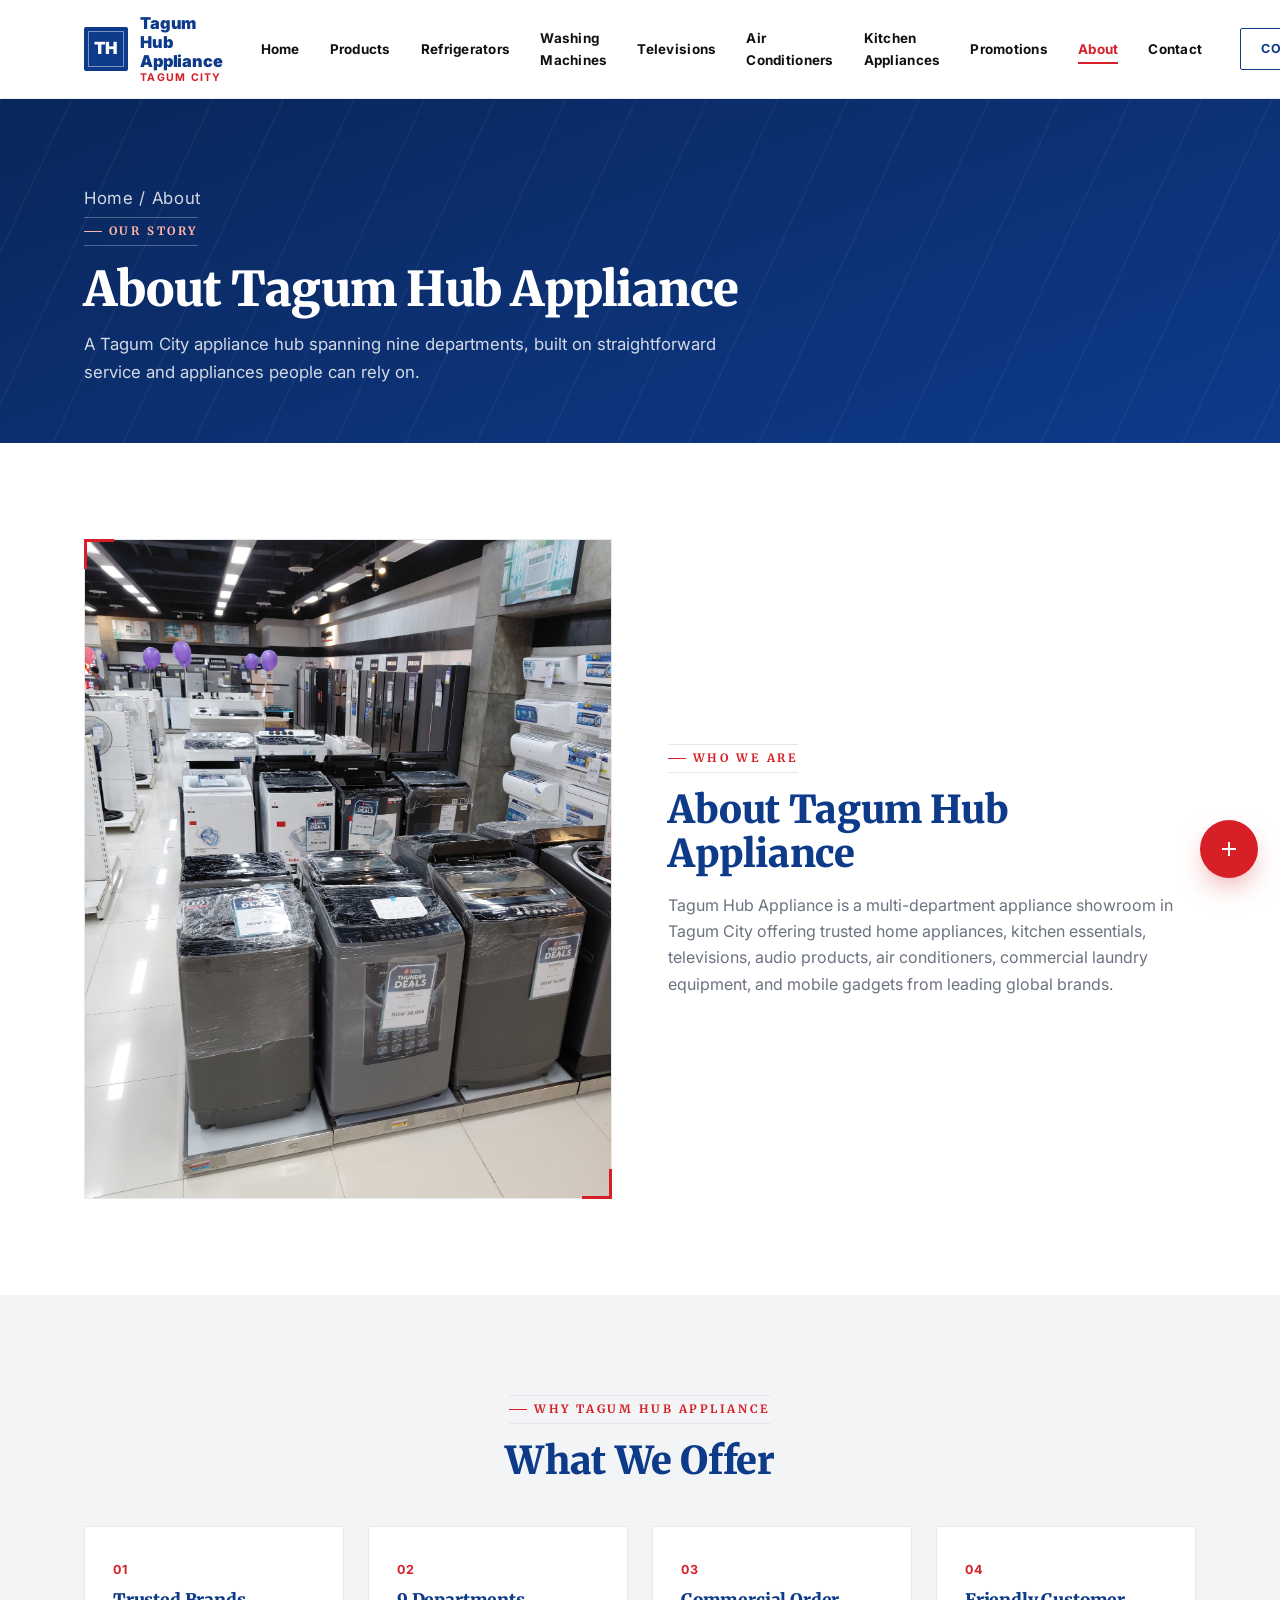
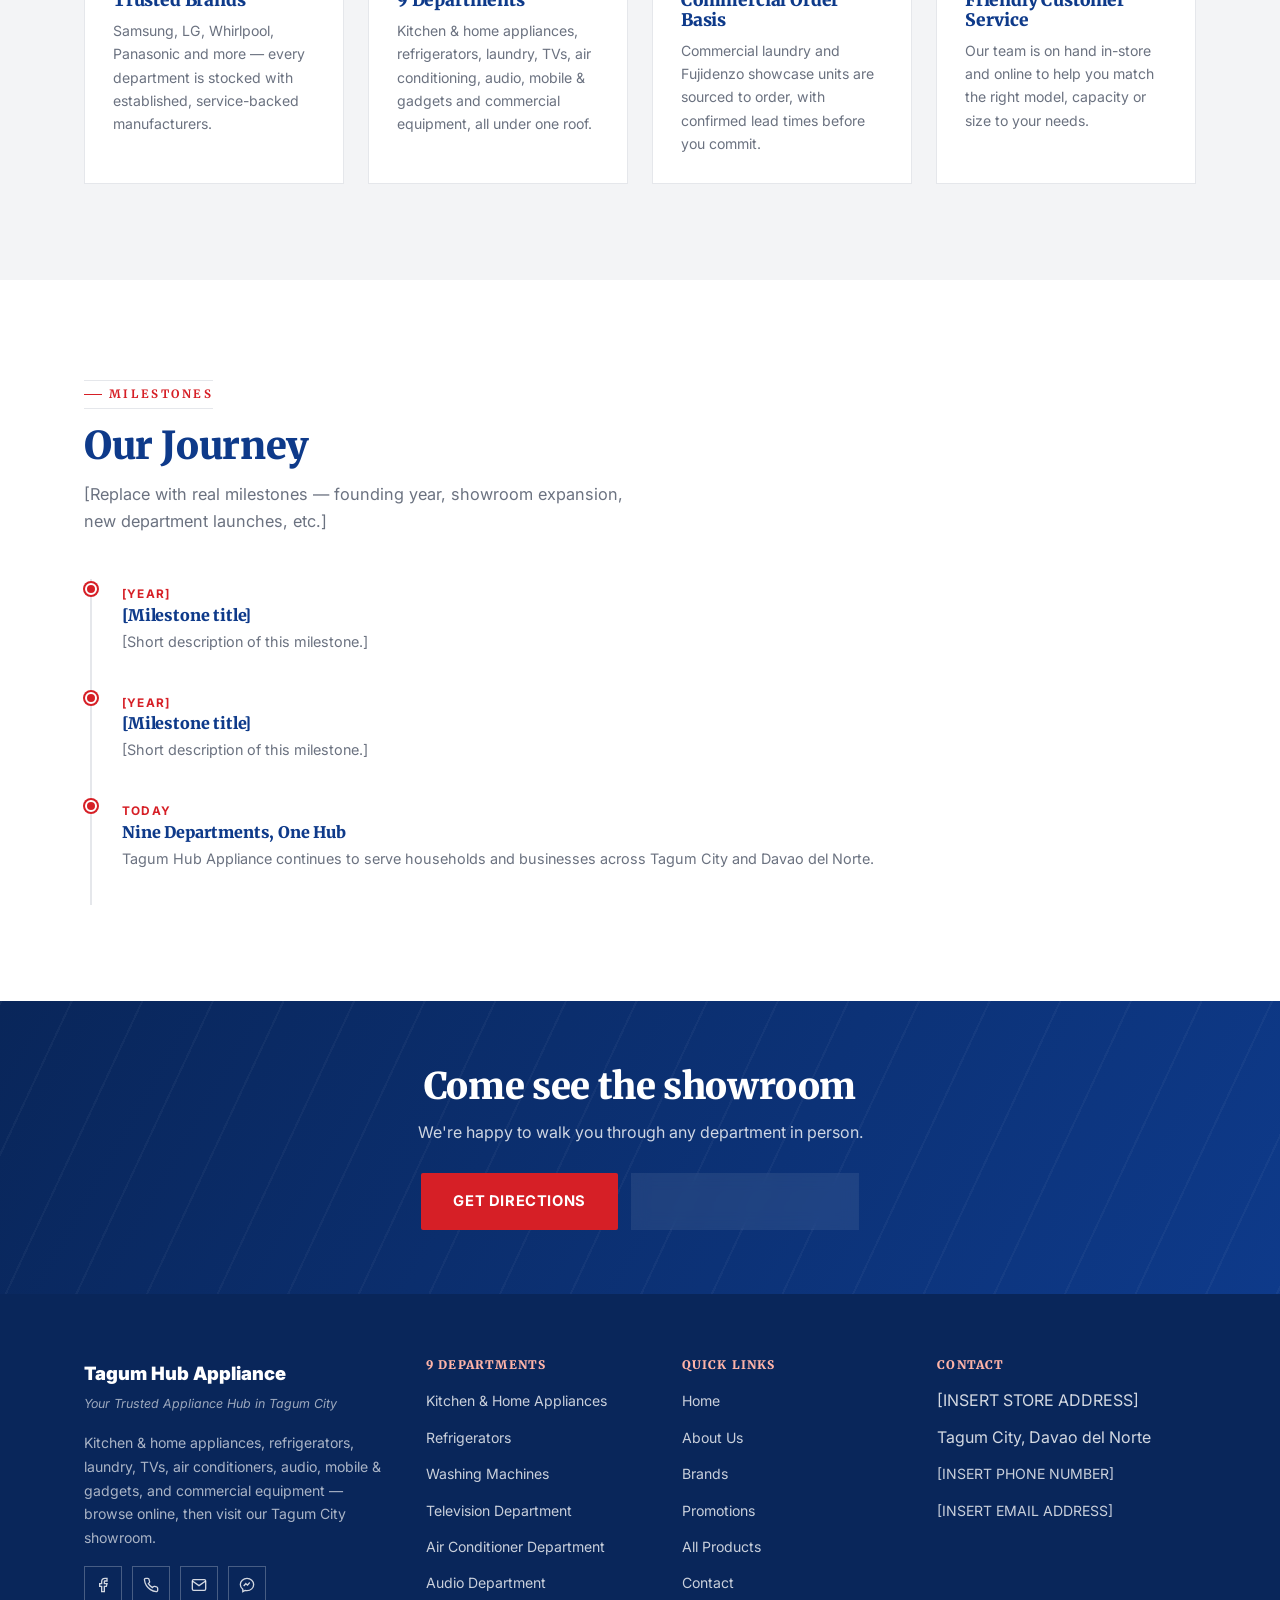
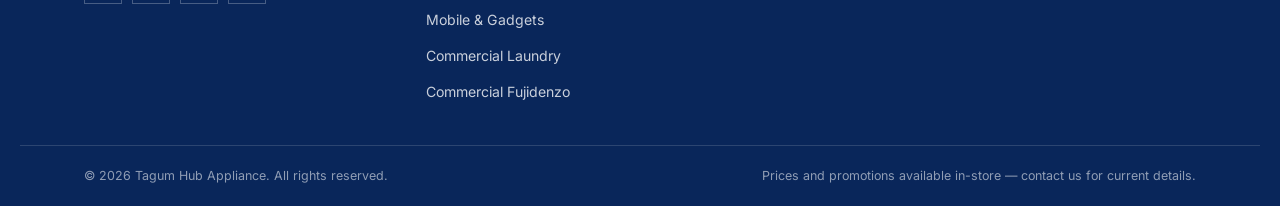
<file: about.html>
<!DOCTYPE html>
<html lang="en">
<head>
  <meta charset="UTF-8">
  <meta name="viewport" content="width=device-width, initial-scale=1.0">
  <title>About | Tagum Hub Appliance</title>
  <meta name="description" content="Tagum Hub Appliance is a multi-department appliance showroom in Tagum City offering trusted home appliances, kitchen essentials, televisions, audio products, air conditioners, commercial laundry equipment, and mobile gadgets.">
  <link rel="preconnect" href="https://fonts.googleapis.com">
  <link rel="preconnect" href="https://fonts.gstatic.com" crossorigin>
  <link rel="stylesheet" href="https://fonts.googleapis.com/css2?family=Merriweather:ital,wght@0,300;0,400;0,700;0,900;1,400&family=Inter:wght@400;500;600;700;800&display=swap">
  <link rel="stylesheet" href="css/style.css">
<head>
  <meta charset="UTF-8">
  <meta name="viewport" content="width=device-width, initial-scale=1.0">

  <title>Tagum Hub Appliance | Home Appliances in Tagum City</title>

  <meta name="description" content="Tagum Hub Appliance — your trusted appliance hub in Tagum City.">
  <meta name="keywords" content="Tagum Hub Appliance, appliances Tagum, refrigerators, washing machines">
  <meta name="author" content="Tagum Hub Appliance">
  <meta name="robots" content="index, follow">

  <link rel="preconnect" href="https://fonts.googleapis.com">
  <link rel="preconnect" href="https://fonts.gstatic.com" crossorigin>
  <link rel="stylesheet" href="https://fonts.googleapis.com/css2?family=Merriweather...">
  <link rel="stylesheet" href="css/style.css">

  <!-- DITO -->
  <link rel="icon" type="image/png" href="images/favicon/favicon.png">
</head>
</head>
<body>
  <!-- ============================= HEADER / GLASS NAVIGATION ============================= -->
  <header class="site-header">
    <div class="container navbar">
      <a href="index.html" class="brand">
        <span class="brand-mark">TH</span>
        <span class="brand-text">
          <span class="brand-name">Tagum Hub Appliance</span>
          <span class="brand-tag">Tagum City</span>
        </span>
      </a>

      <nav aria-label="Primary">
        <ul class="nav-list">
        <li><a href="index.html">Home</a></li>
        <li><a href="products.html">Products</a></li>
        <li><a href="refrigerators.html">Refrigerators</a></li>
        <li><a href="washing-machines.html">Washing Machines</a></li>
        <li><a href="televisions.html">Televisions</a></li>
        <li><a href="air-conditioners.html">Air Conditioners</a></li>
        <li><a href="kitchen-appliances.html">Kitchen Appliances</a></li>
        <li><a href="promotions.html">Promotions</a></li>
        <li><a href="about.html">About</a></li>
        <li><a href="contact.html">Contact</a></li>
        </ul>
      </nav>

      <div class="nav-cta">
        <a href="contact.html" class="btn btn-outline btn-sm">Contact Store</a>
        <button class="hamburger" aria-label="Toggle navigation menu" aria-expanded="false">
          <span></span><span></span><span></span>
        </button>
      </div>
    </div>

    <nav class="mobile-nav" aria-label="Mobile">
      <a href="index.html">Home</a>
      <a href="products.html">Products</a>
      <a href="refrigerators.html">Refrigerators</a>
      <a href="washing-machines.html">Washing Machines</a>
      <a href="televisions.html">Televisions</a>
      <a href="air-conditioners.html">Air Conditioners</a>
      <a href="kitchen-appliances.html">Kitchen Appliances</a>
      <a href="promotions.html">Promotions</a>
      <a href="about.html">About</a>
      <a href="contact.html">Contact</a>
      <a href="contact.html" class="btn btn-primary btn-block">Contact Store</a>
    </nav>
  </header>

  <main>
    <!-- ============================= PAGE HERO ============================= -->
    <section class="page-hero">
      <div class="container">
        <p class="breadcrumb"><a href="index.html">Home</a> / About</p>
        <span class="nameplate">Our Story</span>
        <h1>About Tagum Hub Appliance</h1>
        <p>A Tagum City appliance hub spanning nine departments, built on straightforward service and appliances people can rely on.</p>
      </div>
    </section>
    <section class="section">
      <div class="container about-grid">
        <div class="about-photo reveal">
          <img src="images/about/showroom-interior.jpg" alt="Tagum Hub Appliance showroom interior" class="img-cover">
        </div>
        <div class="reveal">
          <span class="nameplate">Who We Are</span>
          <h2 style="font-size:clamp(1.8rem,3vw,2.4rem); margin-top:14px; color:var(--blue);">About Tagum Hub Appliance</h2>
          <p style="margin-top:16px; color:var(--gray);">Tagum Hub Appliance is a multi-department appliance showroom in Tagum City offering trusted home appliances, kitchen essentials, televisions, audio products, air conditioners, commercial laundry equipment, and mobile gadgets from leading global brands.</p>
        </div>
      </div>
    </section>

    <section class="section alt">
      <div class="container">
        <div class="section-head center">
          <span class="nameplate">Why Tagum Hub Appliance</span>
          <h2>What We Offer</h2>
        </div>
        <div class="value-grid four reveal-stagger">
          <div class="value-card reveal" style="--i:0">
            <span class="num">01</span>
            <h3>Trusted Brands</h3>
            <p>Samsung, LG, Whirlpool, Panasonic and more &mdash; every department is stocked with established, service-backed manufacturers.</p>
          </div>
          <div class="value-card reveal" style="--i:1">
            <span class="num">02</span>
            <h3>9 Departments</h3>
            <p>Kitchen &amp; home appliances, refrigerators, laundry, TVs, air conditioning, audio, mobile &amp; gadgets and commercial equipment, all under one roof.</p>
          </div>
          <div class="value-card reveal" style="--i:2">
            <span class="num">03</span>
            <h3>Commercial Order Basis</h3>
            <p>Commercial laundry and Fujidenzo showcase units are sourced to order, with confirmed lead times before you commit.</p>
          </div>
          <div class="value-card reveal" style="--i:3">
            <span class="num">04</span>
            <h3>Friendly Customer Service</h3>
            <p>Our team is on hand in-store and online to help you match the right model, capacity or size to your needs.</p>
          </div>
        </div>
      </div>
    </section>

    <section class="section">
      <div class="container">
        <div class="section-head">
          <span class="nameplate">Milestones</span>
          <h2>Our Journey</h2>
          <p>[Replace with real milestones &mdash; founding year, showroom expansion, new department launches, etc.]</p>
        </div>
        <div class="timeline reveal">
          <div class="timeline-item">
            <span class="year">[Year]</span>
            <h4>[Milestone title]</h4>
            <p>[Short description of this milestone.]</p>
          </div>
          <div class="timeline-item">
            <span class="year">[Year]</span>
            <h4>[Milestone title]</h4>
            <p>[Short description of this milestone.]</p>
          </div>
          <div class="timeline-item">
            <span class="year">Today</span>
            <h4>Nine Departments, One Hub</h4>
            <p>Tagum Hub Appliance continues to serve households and businesses across Tagum City and Davao del Norte.</p>
          </div>
        </div>
      </div>
    </section>

    <section class="cta-band">
      <div class="container">
        <h2>Come see the showroom</h2>
        <p>We're happy to walk you through any department in person.</p>
        <div class="cta-actions">
          <a href="contact.html" class="btn btn-primary">Get Directions</a>
          <a href="products.html" class="btn btn-secondary">Browse Products</a>
        </div>
      </div>
    </section>

  </main>
  <!-- ============================= FOOTER ============================= -->
  <footer class="site-footer">
    <div class="container footer-top">
      <div class="footer-brand">
        <span class="brand-name">Tagum Hub Appliance</span>
        <span class="brand-tag">Your Trusted Appliance Hub in Tagum City</span>
        <p class="desc">Kitchen &amp; home appliances, refrigerators, laundry, TVs, air conditioners, audio, mobile &amp; gadgets, and commercial equipment &mdash; browse online, then visit our Tagum City showroom.</p>
        <div class="footer-social">
          <a href="[FACEBOOK PAGE]" aria-label="Facebook" title="Facebook">
            <svg width="16" height="16" viewBox="0 0 24 24" fill="none" stroke="currentColor" stroke-width="2"><path d="M18 2h-3a5 5 0 0 0-5 5v3H7v4h3v8h4v-8h3l1-4h-4V7a1 1 0 0 1 1-1h3z"/></svg>
          </a>
          <a href="tel:[PHONE NUMBER]" aria-label="Call" title="Call">
            <svg width="16" height="16" viewBox="0 0 24 24" fill="none" stroke="currentColor" stroke-width="2"><path d="M22 16.92v3a2 2 0 0 1-2.18 2 19.79 19.79 0 0 1-8.63-3.07 19.5 19.5 0 0 1-6-6 19.79 19.79 0 0 1-3.07-8.67A2 2 0 0 1 4.11 2h3a2 2 0 0 1 2 1.72c.127.96.362 1.903.7 2.81a2 2 0 0 1-.45 2.11L8.09 9.91a16 16 0 0 0 6 6l1.27-1.27a2 2 0 0 1 2.11-.45c.907.338 1.85.573 2.81.7A2 2 0 0 1 22 16.92z"/></svg>
          </a>
          <a href="mailto:[EMAIL ADDRESS]" aria-label="Email" title="Email">
            <svg width="16" height="16" viewBox="0 0 24 24" fill="none" stroke="currentColor" stroke-width="2"><rect x="2" y="4" width="20" height="16" rx="2"/><path d="m22 6-10 7L2 6"/></svg>
          </a>
          <a href="[INSERT MESSENGER LINK]" aria-label="Messenger" title="Messenger" target="_blank" rel="noopener">
            <svg width="16" height="16" viewBox="0 0 24 24" fill="none" stroke="currentColor" stroke-width="2"><path d="M12 2C6.48 2 2 6.15 2 11.25c0 2.9 1.44 5.49 3.7 7.19V22l3.38-1.86c.9.25 1.87.38 2.92.38 5.52 0 10-4.15 10-9.27C22 6.15 17.52 2 12 2z"/><path d="m7 13.5 3.2-3.4 2.6 2 3.2-3.6-3.2 3.4-2.6-2z"/></svg>
          </a>
        </div>
      </div>

      <div class="footer-col">
        <h4>9 Departments</h4>
        <ul>
          <li><a href="products.html#kitchen-home">Kitchen &amp; Home Appliances</a></li>
          <li><a href="refrigerators.html">Refrigerators</a></li>
          <li><a href="washing-machines.html">Washing Machines</a></li>
          <li><a href="televisions.html">Television Department</a></li>
          <li><a href="air-conditioners.html">Air Conditioner Department</a></li>
          <li><a href="audio.html">Audio Department</a></li>
          <li><a href="products.html#mobile-gadgets">Mobile &amp; Gadgets</a></li>
          <li><a href="products.html#commercial-laundry">Commercial Laundry</a></li>
          <li><a href="products.html#commercial-fujidenzo">Commercial Fujidenzo</a></li>
        </ul>
      </div>

      <div class="footer-col">
        <h4>Quick Links</h4>
        <ul>
          <li><a href="index.html">Home</a></li>
          <li><a href="about.html">About Us</a></li>
          <li><a href="brands.html">Brands</a></li>
          <li><a href="promotions.html">Promotions</a></li>
          <li><a href="products.html">All Products</a></li>
          <li><a href="contact.html">Contact</a></li>
        </ul>
      </div>

      <div class="footer-col">
        <h4>Contact</h4>
        <ul>
          <li>[INSERT STORE ADDRESS]</li>
          <li>Tagum City, Davao del Norte</li>
          <li><a href="tel:[PHONE NUMBER]">[INSERT PHONE NUMBER]</a></li>
          <li><a href="mailto:[EMAIL ADDRESS]">[INSERT EMAIL ADDRESS]</a></li>
        </ul>
      </div>
    </div>

    <div class="container footer-bottom">
      <span>&copy; 2026 Tagum Hub Appliance. All rights reserved.</span>
      <span>Prices and promotions available in-store &mdash; <a href="contact.html">contact us</a> for current details.</span>
    </div>
  </footer>

  <!-- ============================= FLOATING ACTION BUTTONS ============================= -->
  <div class="fab-stack">
    <div class="fab-menu">
      <a class="fab-item" href="mailto:[EMAIL ADDRESS]">
        <span class="fab-ico">
          <svg width="16" height="16" viewBox="0 0 24 24" fill="none" stroke="currentColor" stroke-width="2"><rect x="2" y="4" width="20" height="16" rx="2"/><path d="m22 6-10 7L2 6"/></svg>
        </span>
        Email
      </a>
      <a class="fab-item" href="[FACEBOOK PAGE]" target="_blank" rel="noopener">
        <span class="fab-ico">
          <svg width="16" height="16" viewBox="0 0 24 24" fill="none" stroke="currentColor" stroke-width="2"><path d="M18 2h-3a5 5 0 0 0-5 5v3H7v4h3v8h4v-8h3l1-4h-4V7a1 1 0 0 1 1-1h3z"/></svg>
        </span>
        Facebook
      </a>
      <a class="fab-item" href="[INSERT MESSENGER LINK]" target="_blank" rel="noopener" aria-label="Messenger">
        <span class="fab-ico">
          <svg width="16" height="16" viewBox="0 0 24 24" fill="none" stroke="currentColor" stroke-width="2"><path d="M12 2C6.48 2 2 6.15 2 11.25c0 2.9 1.44 5.49 3.7 7.19V22l3.38-1.86c.9.25 1.87.38 2.92.38 5.52 0 10-4.15 10-9.27C22 6.15 17.52 2 12 2z"/><path d="m7 13.5 3.2-3.4 2.6 2 3.2-3.6-3.2 3.4-2.6-2z"/></svg>
        </span>
        Messenger
      </a>
      <a class="fab-item" href="tel:[PHONE NUMBER]">
        <span class="fab-ico">
          <svg width="16" height="16" viewBox="0 0 24 24" fill="none" stroke="currentColor" stroke-width="2"><path d="M22 16.92v3a2 2 0 0 1-2.18 2 19.79 19.79 0 0 1-8.63-3.07 19.5 19.5 0 0 1-6-6 19.79 19.79 0 0 1-3.07-8.67A2 2 0 0 1 4.11 2h3a2 2 0 0 1 2 1.72c.127.96.362 1.903.7 2.81a2 2 0 0 1-.45 2.11L8.09 9.91a16 16 0 0 0 6 6l1.27-1.27a2 2 0 0 1 2.11-.45c.907.338 1.85.573 2.81.7A2 2 0 0 1 22 16.92z"/></svg>
        </span>
        Call Store
      </a>
    </div>
    <button class="fab-toggle" aria-label="Quick Contact" aria-expanded="false">
      <svg viewBox="0 0 24 24" fill="none" stroke="currentColor" stroke-width="2"><path d="M12 5v14M5 12h14"/></svg>
    </button>
  </div>

  <!-- ============================= BACK TO TOP ============================= -->
  <button class="back-to-top" aria-label="Back to top">
    <svg viewBox="0 0 24 24" fill="none" stroke="currentColor" stroke-width="2.5"><path d="M12 19V5M5 12l7-7 7 7"/></svg>
  </button>

  <script src="js/script.js"></script>
</body>
</html>
</file>
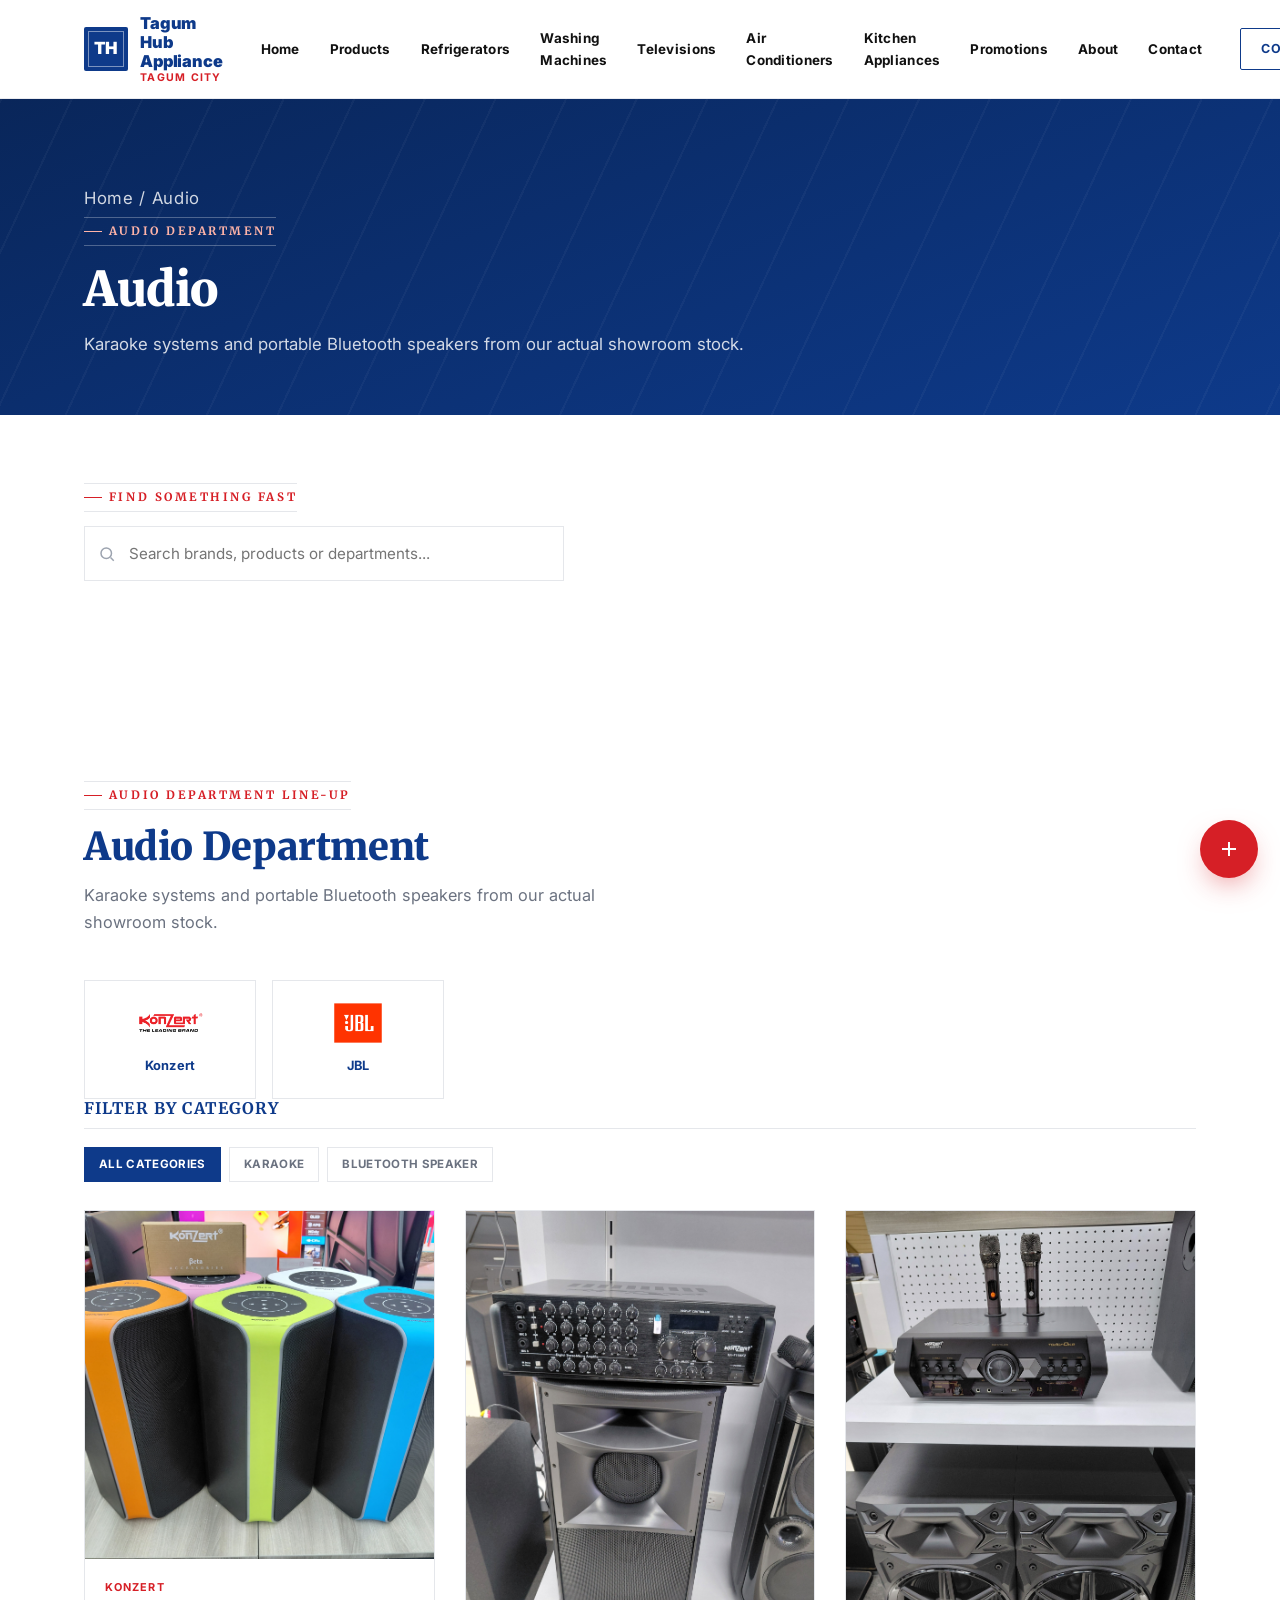
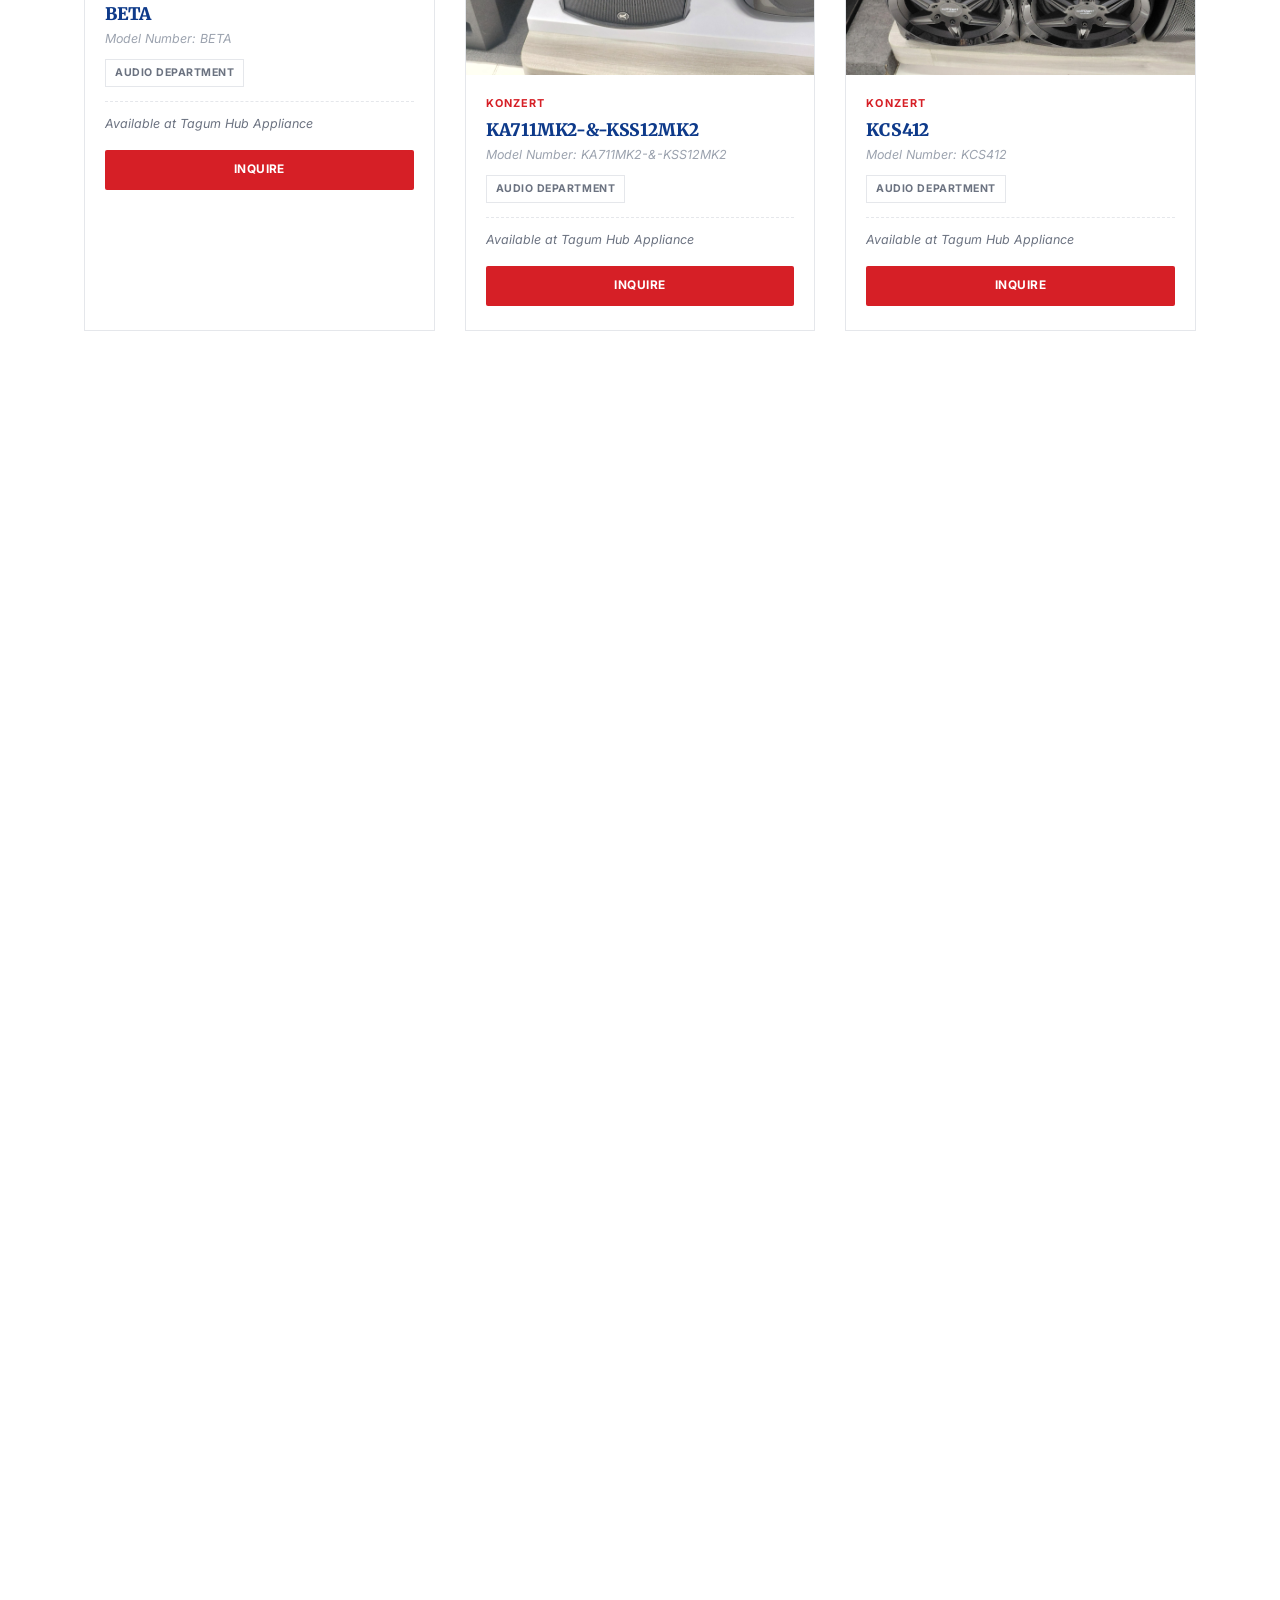
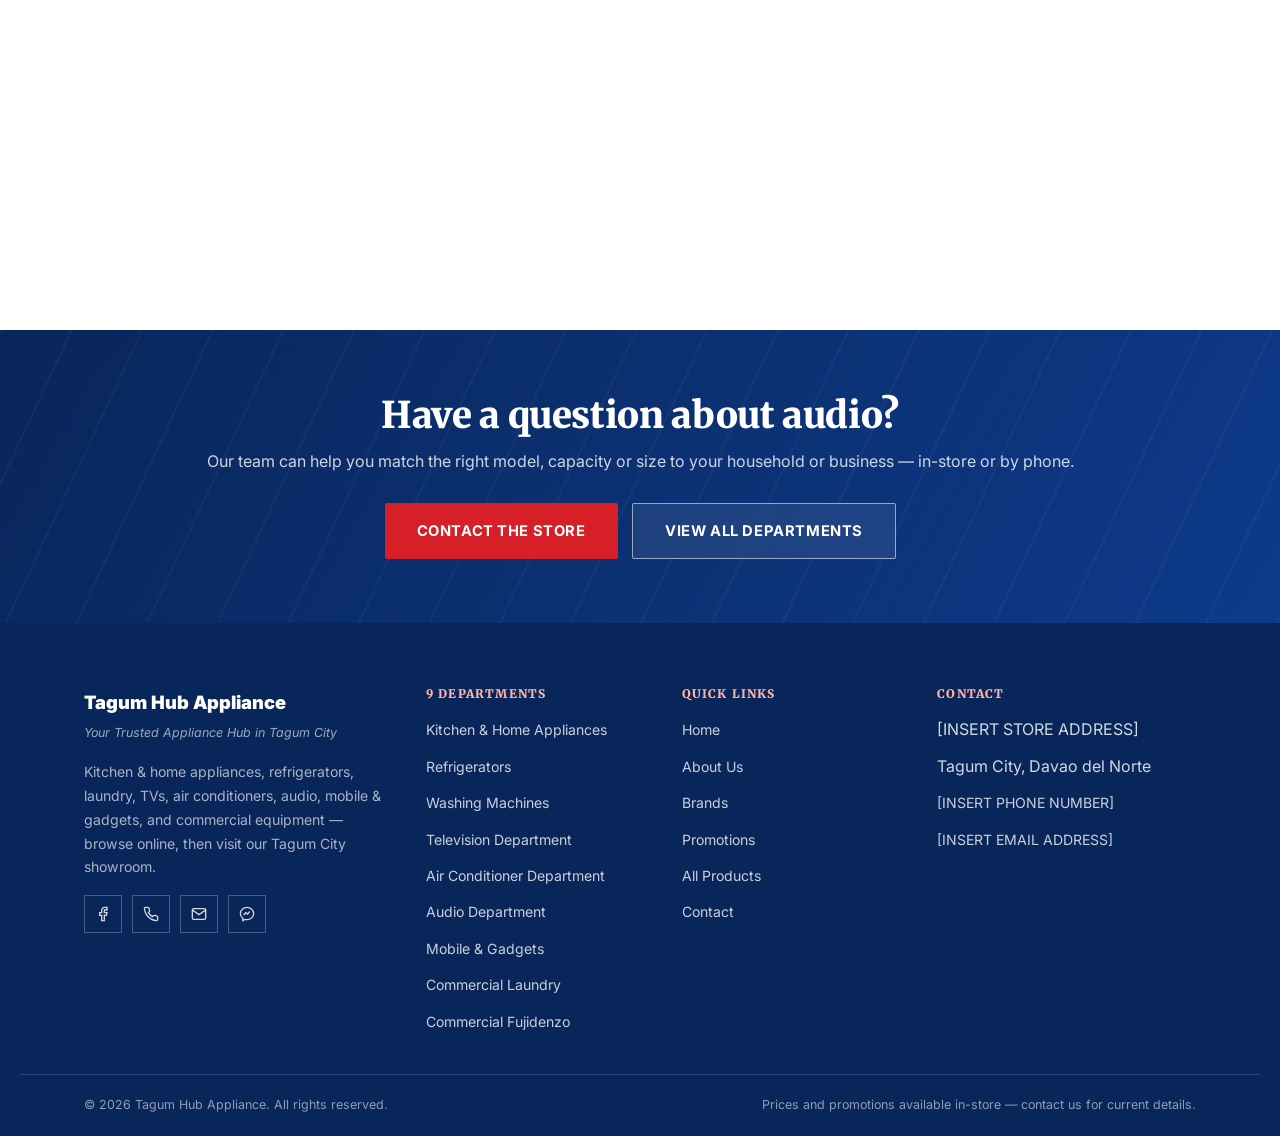
<file: audio.html>
<!DOCTYPE html>
<html lang="en">
<head>
  <meta charset="UTF-8">
  <meta name="viewport" content="width=device-width, initial-scale=1.0">
  <title>Audio | Tagum Hub Appliance</title>
  <meta name="description" content="Browse the Audio department at Tagum Hub Appliance.">
  <link rel="preconnect" href="https://fonts.googleapis.com">
  <link rel="preconnect" href="https://fonts.gstatic.com" crossorigin>
  <link rel="stylesheet" href="https://fonts.googleapis.com/css2?family=Merriweather:ital,wght@0,300;0,400;0,700;0,900;1,400&family=Inter:wght@400;500;600;700;800&display=swap">
  <link rel="stylesheet" href="css/style.css">
<head>
  <meta charset="UTF-8">
  <meta name="viewport" content="width=device-width, initial-scale=1.0">

  <title>Tagum Hub Appliance | Home Appliances in Tagum City</title>

  <meta name="description" content="Tagum Hub Appliance — your trusted appliance hub in Tagum City.">
  <meta name="keywords" content="Tagum Hub Appliance, appliances Tagum, refrigerators, washing machines">
  <meta name="author" content="Tagum Hub Appliance">
  <meta name="robots" content="index, follow">

  <link rel="preconnect" href="https://fonts.googleapis.com">
  <link rel="preconnect" href="https://fonts.gstatic.com" crossorigin>
  <link rel="stylesheet" href="https://fonts.googleapis.com/css2?family=Merriweather...">
  <link rel="stylesheet" href="css/style.css">

  <!-- DITO -->
  <link rel="icon" type="image/png" href="images/favicon/favicon.png">
</head>
</head>
<body>
  <!-- ============================= HEADER / GLASS NAVIGATION ============================= -->
  <header class="site-header">
    <div class="container navbar">
      <a href="index.html" class="brand">
        <span class="brand-mark">TH</span>
        <span class="brand-text">
          <span class="brand-name">Tagum Hub Appliance</span>
          <span class="brand-tag">Tagum City</span>
        </span>
      </a>

      <nav aria-label="Primary">
        <ul class="nav-list">
        <li><a href="index.html">Home</a></li>
        <li><a href="products.html">Products</a></li>
        <li><a href="refrigerators.html">Refrigerators</a></li>
        <li><a href="washing-machines.html">Washing Machines</a></li>
        <li><a href="televisions.html">Televisions</a></li>
        <li><a href="air-conditioners.html">Air Conditioners</a></li>
        <li><a href="kitchen-appliances.html">Kitchen Appliances</a></li>
        <li><a href="promotions.html">Promotions</a></li>
        <li><a href="about.html">About</a></li>
        <li><a href="contact.html">Contact</a></li>
        </ul>
      </nav>

      <div class="nav-cta">
        <a href="contact.html" class="btn btn-outline btn-sm">Contact Store</a>
        <button class="hamburger" aria-label="Toggle navigation menu" aria-expanded="false">
          <span></span><span></span><span></span>
        </button>
      </div>
    </div>

    <nav class="mobile-nav" aria-label="Mobile">
      <a href="index.html">Home</a>
      <a href="products.html">Products</a>
      <a href="refrigerators.html">Refrigerators</a>
      <a href="washing-machines.html">Washing Machines</a>
      <a href="televisions.html">Televisions</a>
      <a href="air-conditioners.html">Air Conditioners</a>
      <a href="kitchen-appliances.html">Kitchen Appliances</a>
      <a href="promotions.html">Promotions</a>
      <a href="about.html">About</a>
      <a href="contact.html">Contact</a>
      <a href="contact.html" class="btn btn-primary btn-block">Contact Store</a>
    </nav>
  </header>

  <main>
    <!-- ============================= PAGE HERO ============================= -->
    <section class="page-hero">
      <div class="container">
        <p class="breadcrumb"><a href="index.html">Home</a> / Audio</p>
        <span class="nameplate">Audio Department</span>
        <h1>Audio</h1>
        <p>Karaoke systems and portable Bluetooth speakers from our actual showroom stock.</p>
      </div>
    </section>
    <section class="section-tight">
      <div class="container">
        <div class="search-bar-wrap">
          <span class="nameplate">Find Something Fast</span>
          <div class="search-bar" style="margin-top:14px;">
            <svg viewBox="0 0 24 24" fill="none" stroke="currentColor" stroke-width="2"><circle cx="11" cy="11" r="7"/><path d="m21 21-4.3-4.3"/></svg>
            <input type="text" id="product-search" placeholder="Search brands, products or departments...">
          </div>
        </div>
      </div>
    </section>
    <section class="section">
      <div class="container">
        <div class="section-head">
          <span class="nameplate">Audio Department Line-Up</span>
          <h2>Audio Department</h2>
          <p>Karaoke systems and portable Bluetooth speakers from our actual showroom stock.</p>
        </div>
        <div class="brand-grid">
          <div class="brand-mini" data-searchable="Konzert">
            <div class="brand-mini-logo">
              <img src="images/brands/konzert.webp" alt="Konzert logo" class="img-contain">
            </div>
            <span>Konzert</span>
          </div>
          <div class="brand-mini" data-searchable="JBL">
            <div class="brand-mini-logo">
              <img src="images/brands/jbl.jpg" alt="JBL logo" class="img-contain">
            </div>
            <span>JBL</span>
          </div>
        </div>

        <h3 class="subsection-title">Filter by Category</h3>
        <div class="chip-bar" id="audio-type-filter">
          <button class="chip active" data-audiotype-filter="all">All Categories</button>
          <button class="chip" data-audiotype-filter="karaoke">Karaoke</button>
          <button class="chip" data-audiotype-filter="bluetooth-speaker">Bluetooth Speaker</button>
        </div>
        <div class="product-grid" id="audio-product-grid">
          <article class="product-card reveal" data-audiotype="karaoke" data-searchable="Konzert BETA Audio Department">
            <div class="product-photo">
              <img src="images/audio/konzert-beta.jpg" alt="Konzert BETA" class="img-cover">
            </div>
            <div class="product-body">
              <span class="product-brand">Konzert</span>
              <h3>BETA</h3>
              <span class="product-model">Model Number: BETA</span>
            <div class="badge-row-inline">
              <span class="dept-badge">Audio Department</span>
            </div>
              <p class="available-note">Available at Tagum Hub Appliance</p>
              <div class="product-actions">
                <button class="btn btn-primary btn-block btn-sm" data-inquire="Konzert BETA">Inquire</button>
              </div>
            </div>
          </article>
          <article class="product-card reveal" data-audiotype="karaoke" data-searchable="Konzert KA711MK2-&-KSS12MK2 Audio Department">
            <div class="product-photo">
              <img src="images/audio/konzert-ka711mk2-&-kss12mk2.jpg" alt="Konzert KA711MK2-&-KSS12MK2" class="img-cover">
            </div>
            <div class="product-body">
              <span class="product-brand">Konzert</span>
              <h3>KA711MK2-&-KSS12MK2</h3>
              <span class="product-model">Model Number: KA711MK2-&-KSS12MK2</span>
            <div class="badge-row-inline">
              <span class="dept-badge">Audio Department</span>
            </div>
              <p class="available-note">Available at Tagum Hub Appliance</p>
              <div class="product-actions">
                <button class="btn btn-primary btn-block btn-sm" data-inquire="Konzert KA711MK2-&-KSS12MK2">Inquire</button>
              </div>
            </div>
          </article>
          <article class="product-card reveal" data-audiotype="karaoke" data-searchable="Konzert KCS412 Audio Department">
            <div class="product-photo">
              <img src="images/audio/konzert-kcs412.jpg" alt="Konzert KCS412" class="img-cover">
            </div>
            <div class="product-body">
              <span class="product-brand">Konzert</span>
              <h3>KCS412</h3>
              <span class="product-model">Model Number: KCS412</span>
            <div class="badge-row-inline">
              <span class="dept-badge">Audio Department</span>
            </div>
              <p class="available-note">Available at Tagum Hub Appliance</p>
              <div class="product-actions">
                <button class="btn btn-primary btn-block btn-sm" data-inquire="Konzert KCS412">Inquire</button>
              </div>
            </div>
          </article>
          <article class="product-card reveal" data-audiotype="karaoke" data-searchable="Konzert SOUND-POST12PLUS Audio Department">
            <div class="product-photo">
              <img src="images/audio/konzert-sound-post12plus.jpg" alt="Konzert SOUND-POST12PLUS" class="img-cover">
            </div>
            <div class="product-body">
              <span class="product-brand">Konzert</span>
              <h3>SOUND-POST12PLUS</h3>
              <span class="product-model">Model Number: SOUND-POST12PLUS</span>
            <div class="badge-row-inline">
              <span class="dept-badge">Audio Department</span>
            </div>
              <p class="available-note">Available at Tagum Hub Appliance</p>
              <div class="product-actions">
                <button class="btn btn-primary btn-block btn-sm" data-inquire="Konzert SOUND-POST12PLUS">Inquire</button>
              </div>
            </div>
          </article>
          <article class="product-card reveal" data-audiotype="karaoke" data-searchable="Konzert WM33UX1 Audio Department">
            <div class="product-photo">
              <img src="images/audio/konzert-wm33ux1.jpg" alt="Konzert WM33UX1" class="img-cover">
            </div>
            <div class="product-body">
              <span class="product-brand">Konzert</span>
              <h3>WM33UX1</h3>
              <span class="product-model">Model Number: WM33UX1</span>
            <div class="badge-row-inline">
              <span class="dept-badge">Audio Department</span>
            </div>
              <p class="available-note">Available at Tagum Hub Appliance</p>
              <div class="product-actions">
                <button class="btn btn-primary btn-block btn-sm" data-inquire="Konzert WM33UX1">Inquire</button>
              </div>
            </div>
          </article>
          <article class="product-card reveal" data-audiotype="karaoke" data-searchable="Konzert WM44UBT Audio Department">
            <div class="product-photo">
              <img src="images/audio/konzert-wm44ubt.jpg" alt="Konzert WM44UBT" class="img-cover">
            </div>
            <div class="product-body">
              <span class="product-brand">Konzert</span>
              <h3>WM44UBT</h3>
              <span class="product-model">Model Number: WM44UBT</span>
            <div class="badge-row-inline">
              <span class="dept-badge">Audio Department</span>
            </div>
              <p class="available-note">Available at Tagum Hub Appliance</p>
              <div class="product-actions">
                <button class="btn btn-primary btn-block btn-sm" data-inquire="Konzert WM44UBT">Inquire</button>
              </div>
            </div>
          </article>
          <article class="product-card reveal" data-audiotype="karaoke" data-searchable="JBL ENCORE2PLUS Audio Department">
            <div class="product-photo">
              <img src="images/audio/jbl-encore2plus.jpg" alt="JBL ENCORE2PLUS" class="img-cover">
            </div>
            <div class="product-body">
              <span class="product-brand">JBL</span>
              <h3>ENCORE2PLUS</h3>
              <span class="product-model">Model Number: ENCORE2PLUS</span>
            <div class="badge-row-inline">
              <span class="dept-badge">Audio Department</span>
            </div>
              <p class="available-note">Available at Tagum Hub Appliance</p>
              <div class="product-actions">
                <button class="btn btn-primary btn-block btn-sm" data-inquire="JBL ENCORE2PLUS">Inquire</button>
              </div>
            </div>
          </article>
          <article class="product-card reveal" data-audiotype="bluetooth-speaker" data-searchable="JBL ON-THE-GO-2PLUS Audio Department">
            <div class="product-photo">
              <img src="images/audio/jbl-on-the-go-2plus.jpg" alt="JBL ON-THE-GO-2PLUS" class="img-cover">
            </div>
            <div class="product-body">
              <span class="product-brand">JBL</span>
              <h3>ON-THE-GO-2PLUS</h3>
              <span class="product-model">Model Number: ON-THE-GO-2PLUS</span>
            <div class="badge-row-inline">
              <span class="dept-badge">Audio Department</span>
            </div>
              <p class="available-note">Available at Tagum Hub Appliance</p>
              <div class="product-actions">
                <button class="btn btn-primary btn-block btn-sm" data-inquire="JBL ON-THE-GO-2PLUS">Inquire</button>
              </div>
            </div>
          </article>
        </div>
        <p class="empty-state" id="audio-empty-state">No audio products found in this category right now &mdash; please contact the store for availability.</p>
      </div>
    </section>
    <section class="cta-band">
      <div class="container">
        <h2>Have a question about audio?</h2>
        <p>Our team can help you match the right model, capacity or size to your household or business &mdash; in-store or by phone.</p>
        <div class="cta-actions">
          <a href="contact.html" class="btn btn-primary">Contact the Store</a>
          <a href="products.html" class="btn btn-secondary">View All Departments</a>
        </div>
      </div>
    </section>

  </main>
  <!-- ============================= FOOTER ============================= -->
  <footer class="site-footer">
    <div class="container footer-top">
      <div class="footer-brand">
        <span class="brand-name">Tagum Hub Appliance</span>
        <span class="brand-tag">Your Trusted Appliance Hub in Tagum City</span>
        <p class="desc">Kitchen &amp; home appliances, refrigerators, laundry, TVs, air conditioners, audio, mobile &amp; gadgets, and commercial equipment &mdash; browse online, then visit our Tagum City showroom.</p>
        <div class="footer-social">
          <a href="[FACEBOOK PAGE]" aria-label="Facebook" title="Facebook">
            <svg width="16" height="16" viewBox="0 0 24 24" fill="none" stroke="currentColor" stroke-width="2"><path d="M18 2h-3a5 5 0 0 0-5 5v3H7v4h3v8h4v-8h3l1-4h-4V7a1 1 0 0 1 1-1h3z"/></svg>
          </a>
          <a href="tel:[PHONE NUMBER]" aria-label="Call" title="Call">
            <svg width="16" height="16" viewBox="0 0 24 24" fill="none" stroke="currentColor" stroke-width="2"><path d="M22 16.92v3a2 2 0 0 1-2.18 2 19.79 19.79 0 0 1-8.63-3.07 19.5 19.5 0 0 1-6-6 19.79 19.79 0 0 1-3.07-8.67A2 2 0 0 1 4.11 2h3a2 2 0 0 1 2 1.72c.127.96.362 1.903.7 2.81a2 2 0 0 1-.45 2.11L8.09 9.91a16 16 0 0 0 6 6l1.27-1.27a2 2 0 0 1 2.11-.45c.907.338 1.85.573 2.81.7A2 2 0 0 1 22 16.92z"/></svg>
          </a>
          <a href="mailto:[EMAIL ADDRESS]" aria-label="Email" title="Email">
            <svg width="16" height="16" viewBox="0 0 24 24" fill="none" stroke="currentColor" stroke-width="2"><rect x="2" y="4" width="20" height="16" rx="2"/><path d="m22 6-10 7L2 6"/></svg>
          </a>
          <a href="[INSERT MESSENGER LINK]" aria-label="Messenger" title="Messenger" target="_blank" rel="noopener">
            <svg width="16" height="16" viewBox="0 0 24 24" fill="none" stroke="currentColor" stroke-width="2"><path d="M12 2C6.48 2 2 6.15 2 11.25c0 2.9 1.44 5.49 3.7 7.19V22l3.38-1.86c.9.25 1.87.38 2.92.38 5.52 0 10-4.15 10-9.27C22 6.15 17.52 2 12 2z"/><path d="m7 13.5 3.2-3.4 2.6 2 3.2-3.6-3.2 3.4-2.6-2z"/></svg>
          </a>
        </div>
      </div>

      <div class="footer-col">
        <h4>9 Departments</h4>
        <ul>
          <li><a href="products.html#kitchen-home">Kitchen &amp; Home Appliances</a></li>
          <li><a href="refrigerators.html">Refrigerators</a></li>
          <li><a href="washing-machines.html">Washing Machines</a></li>
          <li><a href="televisions.html">Television Department</a></li>
          <li><a href="air-conditioners.html">Air Conditioner Department</a></li>
          <li><a href="audio.html">Audio Department</a></li>
          <li><a href="products.html#mobile-gadgets">Mobile &amp; Gadgets</a></li>
          <li><a href="products.html#commercial-laundry">Commercial Laundry</a></li>
          <li><a href="products.html#commercial-fujidenzo">Commercial Fujidenzo</a></li>
        </ul>
      </div>

      <div class="footer-col">
        <h4>Quick Links</h4>
        <ul>
          <li><a href="index.html">Home</a></li>
          <li><a href="about.html">About Us</a></li>
          <li><a href="brands.html">Brands</a></li>
          <li><a href="promotions.html">Promotions</a></li>
          <li><a href="products.html">All Products</a></li>
          <li><a href="contact.html">Contact</a></li>
        </ul>
      </div>

      <div class="footer-col">
        <h4>Contact</h4>
        <ul>
          <li>[INSERT STORE ADDRESS]</li>
          <li>Tagum City, Davao del Norte</li>
          <li><a href="tel:[PHONE NUMBER]">[INSERT PHONE NUMBER]</a></li>
          <li><a href="mailto:[EMAIL ADDRESS]">[INSERT EMAIL ADDRESS]</a></li>
        </ul>
      </div>
    </div>

    <div class="container footer-bottom">
      <span>&copy; 2026 Tagum Hub Appliance. All rights reserved.</span>
      <span>Prices and promotions available in-store &mdash; <a href="contact.html">contact us</a> for current details.</span>
    </div>
  </footer>

  <!-- ============================= FLOATING ACTION BUTTONS ============================= -->
  <div class="fab-stack">
    <div class="fab-menu">
      <a class="fab-item" href="mailto:[EMAIL ADDRESS]">
        <span class="fab-ico">
          <svg width="16" height="16" viewBox="0 0 24 24" fill="none" stroke="currentColor" stroke-width="2"><rect x="2" y="4" width="20" height="16" rx="2"/><path d="m22 6-10 7L2 6"/></svg>
        </span>
        Email
      </a>
      <a class="fab-item" href="[FACEBOOK PAGE]" target="_blank" rel="noopener">
        <span class="fab-ico">
          <svg width="16" height="16" viewBox="0 0 24 24" fill="none" stroke="currentColor" stroke-width="2"><path d="M18 2h-3a5 5 0 0 0-5 5v3H7v4h3v8h4v-8h3l1-4h-4V7a1 1 0 0 1 1-1h3z"/></svg>
        </span>
        Facebook
      </a>
      <a class="fab-item" href="[INSERT MESSENGER LINK]" target="_blank" rel="noopener" aria-label="Messenger">
        <span class="fab-ico">
          <svg width="16" height="16" viewBox="0 0 24 24" fill="none" stroke="currentColor" stroke-width="2"><path d="M12 2C6.48 2 2 6.15 2 11.25c0 2.9 1.44 5.49 3.7 7.19V22l3.38-1.86c.9.25 1.87.38 2.92.38 5.52 0 10-4.15 10-9.27C22 6.15 17.52 2 12 2z"/><path d="m7 13.5 3.2-3.4 2.6 2 3.2-3.6-3.2 3.4-2.6-2z"/></svg>
        </span>
        Messenger
      </a>
      <a class="fab-item" href="tel:[PHONE NUMBER]">
        <span class="fab-ico">
          <svg width="16" height="16" viewBox="0 0 24 24" fill="none" stroke="currentColor" stroke-width="2"><path d="M22 16.92v3a2 2 0 0 1-2.18 2 19.79 19.79 0 0 1-8.63-3.07 19.5 19.5 0 0 1-6-6 19.79 19.79 0 0 1-3.07-8.67A2 2 0 0 1 4.11 2h3a2 2 0 0 1 2 1.72c.127.96.362 1.903.7 2.81a2 2 0 0 1-.45 2.11L8.09 9.91a16 16 0 0 0 6 6l1.27-1.27a2 2 0 0 1 2.11-.45c.907.338 1.85.573 2.81.7A2 2 0 0 1 22 16.92z"/></svg>
        </span>
        Call Store
      </a>
    </div>
    <button class="fab-toggle" aria-label="Quick Contact" aria-expanded="false">
      <svg viewBox="0 0 24 24" fill="none" stroke="currentColor" stroke-width="2"><path d="M12 5v14M5 12h14"/></svg>
    </button>
  </div>

  <!-- ============================= BACK TO TOP ============================= -->
  <button class="back-to-top" aria-label="Back to top">
    <svg viewBox="0 0 24 24" fill="none" stroke="currentColor" stroke-width="2.5"><path d="M12 19V5M5 12l7-7 7 7"/></svg>
  </button>

  <script src="js/script.js"></script>
</body>
</html>
</file>
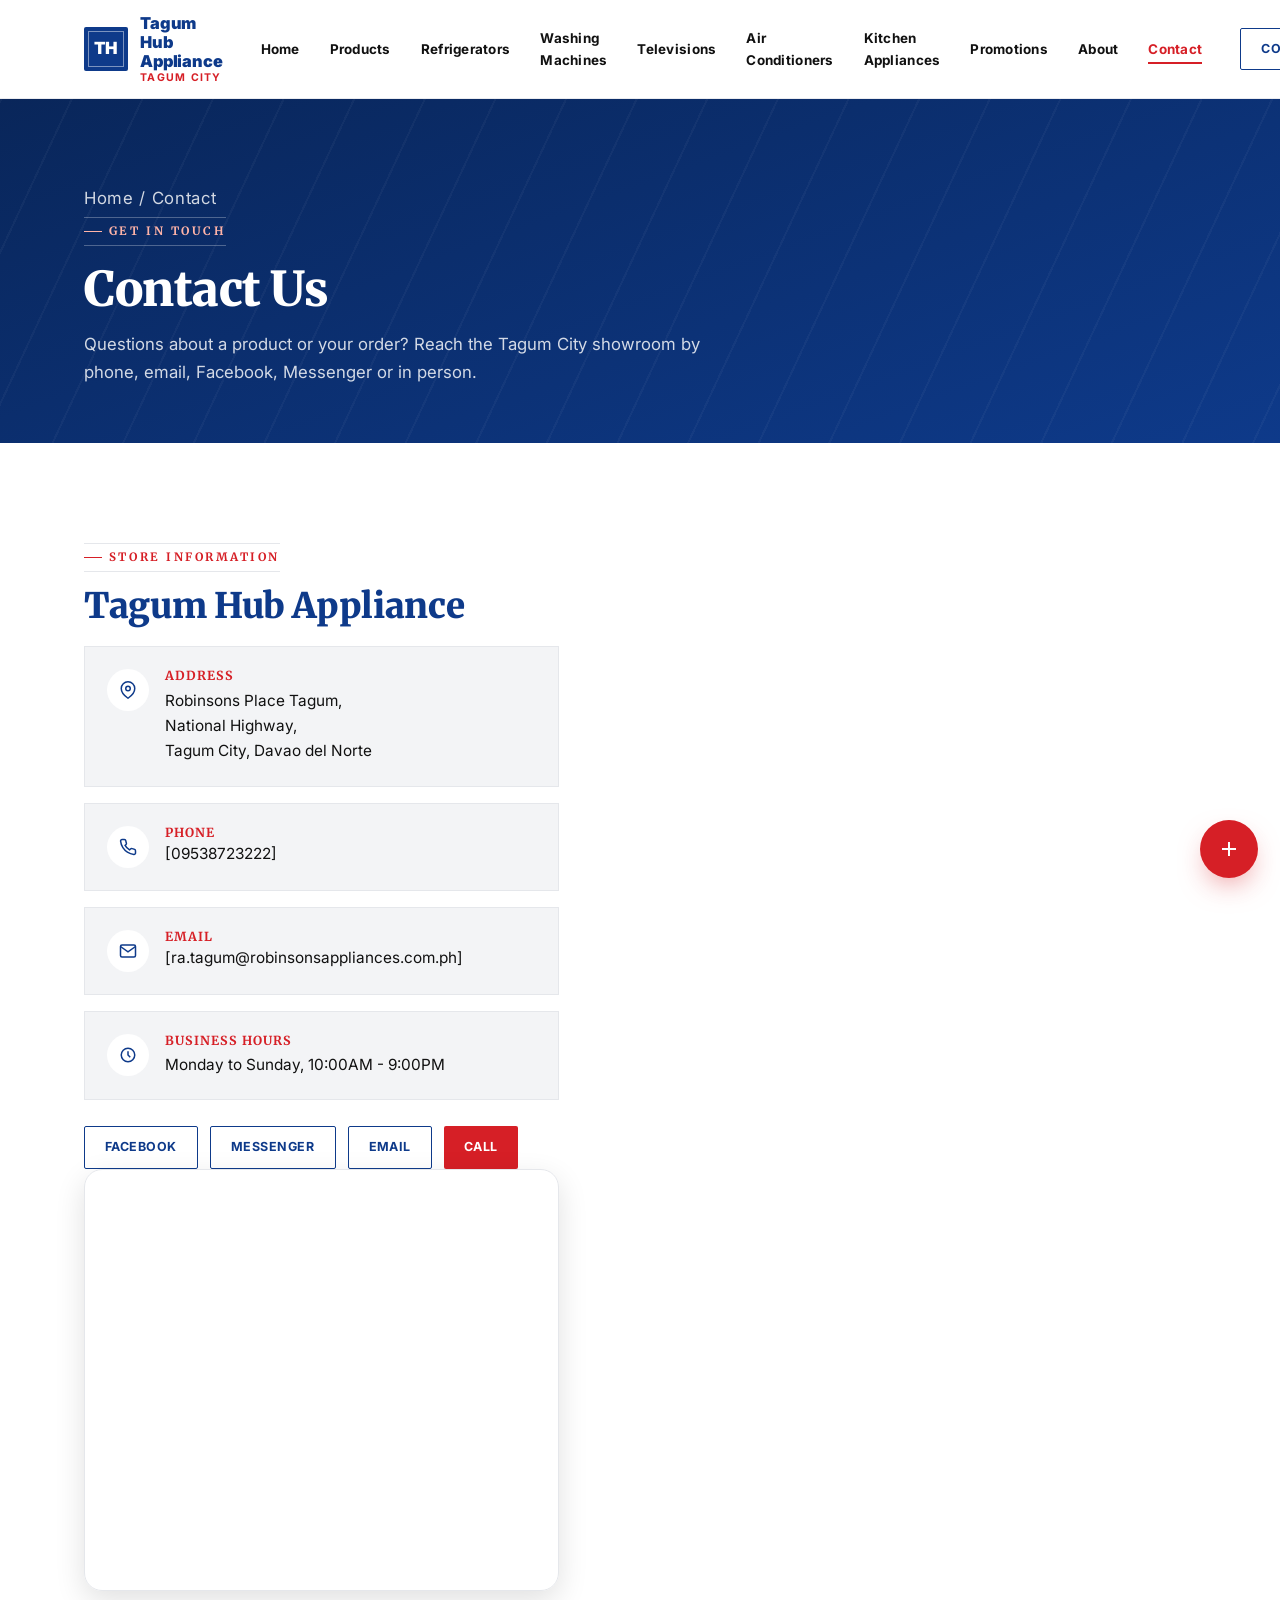
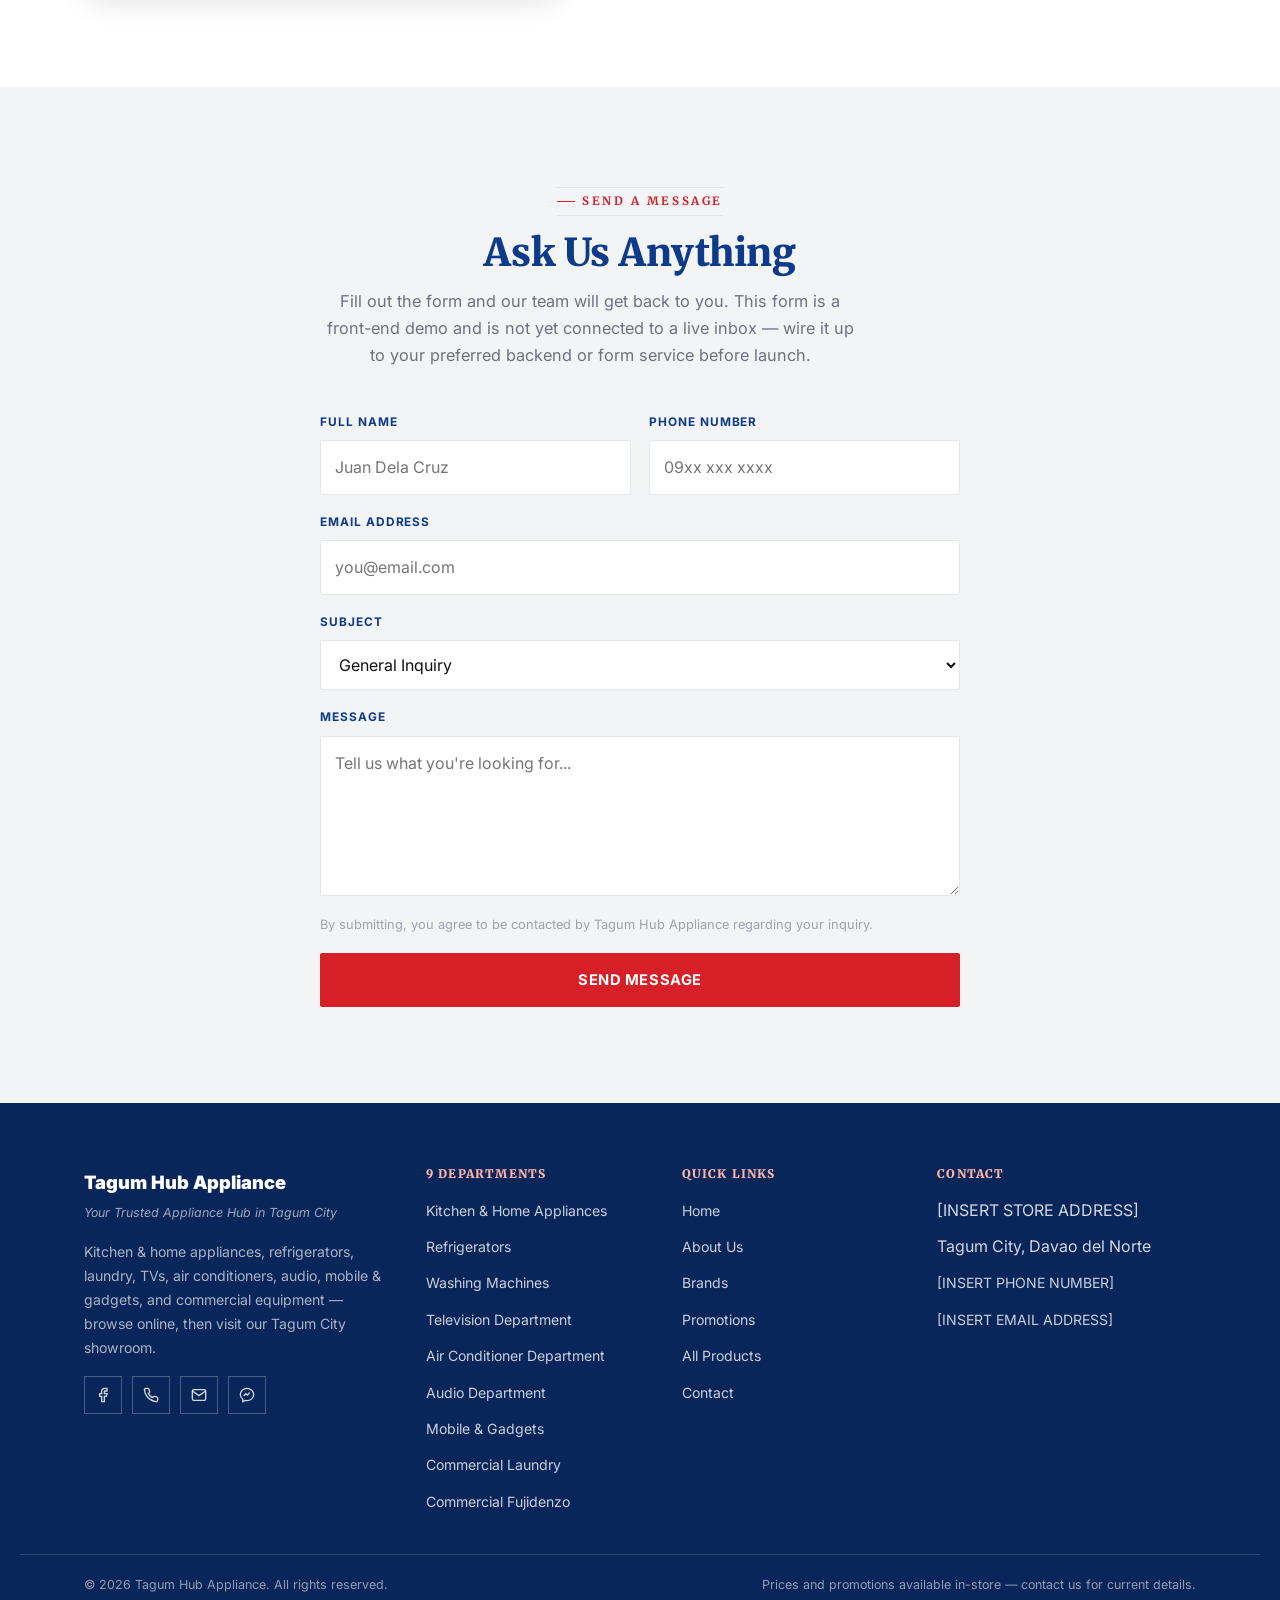
<file: contact.html>
<!DOCTYPE html>
<html lang="en">
<head>
  <meta charset="UTF-8">
  <meta name="viewport" content="width=device-width, initial-scale=1.0">
  <title>Contact | Tagum Hub Appliance</title>
  <meta name="description" content="Contact Tagum Hub Appliance — phone, email, Facebook, Messenger and showroom directions.">
  <link rel="preconnect" href="https://fonts.googleapis.com">
  <link rel="preconnect" href="https://fonts.gstatic.com" crossorigin>
  <link rel="stylesheet" href="https://fonts.googleapis.com/css2?family=Merriweather:ital,wght@0,300;0,400;0,700;0,900;1,400&family=Inter:wght@400;500;600;700;800&display=swap">
  <link rel="stylesheet" href="css/style.css">
<head>
  <meta charset="UTF-8">
  <meta name="viewport" content="width=device-width, initial-scale=1.0">

  <title>Tagum Hub Appliance | Home Appliances in Tagum City</title>

  <meta name="description" content="Tagum Hub Appliance — your trusted appliance hub in Tagum City.">
  <meta name="keywords" content="Tagum Hub Appliance, appliances Tagum, refrigerators, washing machines">
  <meta name="author" content="Tagum Hub Appliance">
  <meta name="robots" content="index, follow">

  <link rel="preconnect" href="https://fonts.googleapis.com">
  <link rel="preconnect" href="https://fonts.gstatic.com" crossorigin>
  <link rel="stylesheet" href="https://fonts.googleapis.com/css2?family=Merriweather...">
  <link rel="stylesheet" href="css/style.css">

  <!-- DITO -->
  <link rel="icon" type="image/png" href="images/favicon/favicon.png">
</head>
</head>
<body>
  <!-- ============================= HEADER / GLASS NAVIGATION ============================= -->
  <header class="site-header">
    <div class="container navbar">
      <a href="index.html" class="brand">
        <span class="brand-mark">TH</span>
        <span class="brand-text">
          <span class="brand-name">Tagum Hub Appliance</span>
          <span class="brand-tag">Tagum City</span>
        </span>
      </a>

      <nav aria-label="Primary">
        <ul class="nav-list">
        <li><a href="index.html">Home</a></li>
        <li><a href="products.html">Products</a></li>
        <li><a href="refrigerators.html">Refrigerators</a></li>
        <li><a href="washing-machines.html">Washing Machines</a></li>
        <li><a href="televisions.html">Televisions</a></li>
        <li><a href="air-conditioners.html">Air Conditioners</a></li>
        <li><a href="kitchen-appliances.html">Kitchen Appliances</a></li>
        <li><a href="promotions.html">Promotions</a></li>
        <li><a href="about.html">About</a></li>
        <li><a href="contact.html">Contact</a></li>
        </ul>
      </nav>

      <div class="nav-cta">
        <a href="contact.html" class="btn btn-outline btn-sm">Contact Store</a>
        <button class="hamburger" aria-label="Toggle navigation menu" aria-expanded="false">
          <span></span><span></span><span></span>
        </button>
      </div>
    </div>

    <nav class="mobile-nav" aria-label="Mobile">
      <a href="index.html">Home</a>
      <a href="products.html">Products</a>
      <a href="refrigerators.html">Refrigerators</a>
      <a href="washing-machines.html">Washing Machines</a>
      <a href="televisions.html">Televisions</a>
      <a href="air-conditioners.html">Air Conditioners</a>
      <a href="kitchen-appliances.html">Kitchen Appliances</a>
      <a href="promotions.html">Promotions</a>
      <a href="about.html">About</a>
      <a href="contact.html">Contact</a>
      <a href="contact.html" class="btn btn-primary btn-block">Contact Store</a>
    </nav>
  </header>

  <main>
    <!-- ============================= PAGE HERO ============================= -->
    <section class="page-hero">
      <div class="container">
        <p class="breadcrumb"><a href="index.html">Home</a> / Contact</p>
        <span class="nameplate">Get in Touch</span>
        <h1>Contact Us</h1>
        <p>Questions about a product or your order? Reach the Tagum City showroom by phone, email, Facebook, Messenger or in person.</p>
      </div>
    </section>
    <section class="section">
      <div class="container contact-grid">
        <div class="reveal">
          <span class="nameplate">Store Information</span>
          <h2 style="font-size:clamp(1.6rem,3vw,2.2rem); margin-top:14px; color:var(--blue);">Tagum Hub Appliance</h2>

          <div class="contact-cards" style="margin-top:20px;">
            <div class="contact-card">
              <span class="info-icon"><svg width="18" height="18" viewBox="0 0 24 24" fill="none" stroke="currentColor" stroke-width="2"><path d="M21 10c0 7-9 13-9 13s-9-6-9-13a9 9 0 0 1 18 0z"/><circle cx="12" cy="10" r="3"/></svg></span>
              <div>
                <h4>Address</h4>
                <p>Robinsons Place Tagum,<br>National Highway,<br>Tagum City, Davao del Norte</p>
              </div>
            </div>
            <div class="contact-card">
              <span class="info-icon"><svg width="18" height="18" viewBox="0 0 24 24" fill="none" stroke="currentColor" stroke-width="2"><path d="M22 16.92v3a2 2 0 0 1-2.18 2 19.79 19.79 0 0 1-8.63-3.07 19.5 19.5 0 0 1-6-6 19.79 19.79 0 0 1-3.07-8.67A2 2 0 0 1 4.11 2h3a2 2 0 0 1 2 1.72c.127.96.362 1.903.7 2.81a2 2 0 0 1-.45 2.11L8.09 9.91a16 16 0 0 0 6 6l1.27-1.27a2 2 0 0 1 2.11-.45c.907.338 1.85.573 2.81.7A2 2 0 0 1 22 16.92z"/></svg></span>
              <div>
                <h4>Phone</h4>
                <a href="tel:[09538723222]">[09538723222]</a>
              </div>
            </div>
            <div class="contact-card">
              <span class="info-icon"><svg width="18" height="18" viewBox="0 0 24 24" fill="none" stroke="currentColor" stroke-width="2"><rect x="2" y="4" width="20" height="16" rx="2"/><path d="m22 6-10 7L2 6"/></svg></span>
              <div>
                <h4>Email</h4>
                <a href="mailto:[ra.tagum@robinsonsappliances.com.ph]">[ra.tagum@robinsonsappliances.com.ph]</a>
              </div>
            </div>
            <div class="contact-card">
              <span class="info-icon"><svg width="18" height="18" viewBox="0 0 24 24" fill="none" stroke="currentColor" stroke-width="2"><circle cx="12" cy="12" r="9"/><path d="M12 7v5l3 3"/></svg></span>
              <div>
                <h4>Business Hours</h4>
                <p>Monday to Sunday, 10:00AM - 9:00PM</p>
              </div>
            </div>
          </div>

          <div class="contact-buttons" style="margin-top:26px; display:flex; flex-wrap:wrap; gap:12px;">
            <a href="https://www.facebook.com/profile.php?id=61564917083173"
     target="_blank"
     rel="noopener"
     class="btn btn-outline btn-sm">
    Facebook
  </a>
            <a href="https://m.me/61564917083173"
     target="_blank"
     rel="noopener"
     class="btn btn-outline btn-sm">
    Messenger
  </a>
            <a href="mailto:ra.tagum@robinsonsappliances.com.ph"
     class="btn btn-outline btn-sm">
    Email
  </a>
            <a href="tel:09538723222"
     class="btn btn-primary btn-sm">
    Call
  </a>

</div>

        <div class="map-container reveal">
  <iframe src="https://www.google.com/maps/embed?pb=!1m18!1m12!1m3!1d15825.274412186865!2d125.7863202512101!3d7.429951558934795!2m3!1f0!2f0!3f0!3m2!1i1024!2i768!4f13.1!3m3!1m2!1s0x32f95338decbbf39%3A0xee9732928c80e106!2sRobinsons%20Place%20Tagum!5e0!3m2!1sen!2sph!4v1788783512257!5m2!1sen!2sph"
    width="100%"
    height="420"
    style="border:0;"
    allowfullscreen=""
    loading="lazy"
    referrerpolicy="strict-origin-when-cross-origin">
  </iframe>
</div>
      </div>
    </section>

    <section class="section alt">
      <div class="container">
        <div class="section-head center">
          <span class="nameplate">Send a Message</span>
          <h2>Ask Us Anything</h2>
          <p>Fill out the form and our team will get back to you. This form is a front-end demo and is not yet connected to a live inbox &mdash; wire it up to your preferred backend or form service before launch.</p>
        </div>

        <form class="contact-form" style="max-width:640px; margin-inline:auto;">
          <div class="form-row">
            <div class="field">
              <label for="name">Full Name</label>
              <input type="text" id="name" name="name" placeholder="Juan Dela Cruz" required>
            </div>
            <div class="field">
              <label for="phone">Phone Number</label>
              <input type="tel" id="phone" name="phone" placeholder="09xx xxx xxxx">
            </div>
          </div>

          <div class="field">
            <label for="email">Email Address</label>
            <input type="email" id="email" name="email" placeholder="you@email.com" required>
          </div>

          <div class="field">
            <label for="subject">Subject</label>
            <select id="subject" name="subject">
              <option>General Inquiry</option>
              <option>Product Inquiry</option>
              <option>Warranty / After-Sales</option>
              <option>Store Visit / Directions</option>
              <option>Other</option>
            </select>
          </div>

          <div class="field">
          <label for="message">Message</label>
<textarea
    id="message"
    name="message"
    rows="5"
    placeholder="Tell us what you're looking for..."
    required></textarea>
          </div>

          <p class="form-note">By submitting, you agree to be contacted by Tagum Hub Appliance regarding your inquiry.</p>

          <button type="submit" class="btn btn-primary btn-block">Send Message</button>
          <div class="form-success">Thank you &mdash; your message has been noted. Our team will follow up shortly. (Demo confirmation &mdash; connect a real backend to receive messages.)</div>
        </form>
      </div>
    </section>

  </main>
  <!-- ============================= FOOTER ============================= -->
  <footer class="site-footer">
    <div class="container footer-top">
      <div class="footer-brand">
        <span class="brand-name">Tagum Hub Appliance</span>
        <span class="brand-tag">Your Trusted Appliance Hub in Tagum City</span>
        <p class="desc">Kitchen &amp; home appliances, refrigerators, laundry, TVs, air conditioners, audio, mobile &amp; gadgets, and commercial equipment &mdash; browse online, then visit our Tagum City showroom.</p>
        <div class="footer-social">
          <a href="[FACEBOOK PAGE]" aria-label="Facebook" title="Facebook">
            <svg width="16" height="16" viewBox="0 0 24 24" fill="none" stroke="currentColor" stroke-width="2"><path d="M18 2h-3a5 5 0 0 0-5 5v3H7v4h3v8h4v-8h3l1-4h-4V7a1 1 0 0 1 1-1h3z"/></svg>
          </a>
          <a href="tel:[09538723222]" aria-label="Call" title="Call">
            <svg width="16" height="16" viewBox="0 0 24 24" fill="none" stroke="currentColor" stroke-width="2"><path d="M22 16.92v3a2 2 0 0 1-2.18 2 19.79 19.79 0 0 1-8.63-3.07 19.5 19.5 0 0 1-6-6 19.79 19.79 0 0 1-3.07-8.67A2 2 0 0 1 4.11 2h3a2 2 0 0 1 2 1.72c.127.96.362 1.903.7 2.81a2 2 0 0 1-.45 2.11L8.09 9.91a16 16 0 0 0 6 6l1.27-1.27a2 2 0 0 1 2.11-.45c.907.338 1.85.573 2.81.7A2 2 0 0 1 22 16.92z"/></svg>
          </a>
          <a href="mailto:[EMAIL ADDRESS]" aria-label="Email" title="Email">
            <svg width="16" height="16" viewBox="0 0 24 24" fill="none" stroke="currentColor" stroke-width="2"><rect x="2" y="4" width="20" height="16" rx="2"/><path d="m22 6-10 7L2 6"/></svg>
          </a>
          <a href="[INSERT MESSENGER LINK]" aria-label="Messenger" title="Messenger" target="_blank" rel="noopener">
            <svg width="16" height="16" viewBox="0 0 24 24" fill="none" stroke="currentColor" stroke-width="2"><path d="M12 2C6.48 2 2 6.15 2 11.25c0 2.9 1.44 5.49 3.7 7.19V22l3.38-1.86c.9.25 1.87.38 2.92.38 5.52 0 10-4.15 10-9.27C22 6.15 17.52 2 12 2z"/><path d="m7 13.5 3.2-3.4 2.6 2 3.2-3.6-3.2 3.4-2.6-2z"/></svg>
          </a>
        </div>
      </div>

      <div class="footer-col">
        <h4>9 Departments</h4>
        <ul>
          <li><a href="products.html#kitchen-home">Kitchen &amp; Home Appliances</a></li>
          <li><a href="refrigerators.html">Refrigerators</a></li>
          <li><a href="washing-machines.html">Washing Machines</a></li>
          <li><a href="televisions.html">Television Department</a></li>
          <li><a href="air-conditioners.html">Air Conditioner Department</a></li>
          <li><a href="audio.html">Audio Department</a></li>
          <li><a href="products.html#mobile-gadgets">Mobile &amp; Gadgets</a></li>
          <li><a href="products.html#commercial-laundry">Commercial Laundry</a></li>
          <li><a href="products.html#commercial-fujidenzo">Commercial Fujidenzo</a></li>
        </ul>
      </div>

      <div class="footer-col">
        <h4>Quick Links</h4>
        <ul>
          <li><a href="index.html">Home</a></li>
          <li><a href="about.html">About Us</a></li>
          <li><a href="brands.html">Brands</a></li>
          <li><a href="promotions.html">Promotions</a></li>
          <li><a href="products.html">All Products</a></li>
          <li><a href="contact.html">Contact</a></li>
        </ul>
      </div>

      <div class="footer-col">
        <h4>Contact</h4>
        <ul>
          <li>[INSERT STORE ADDRESS]</li>
          <li>Tagum City, Davao del Norte</li>
          <li><a href="tel:[PHONE NUMBER]">[INSERT PHONE NUMBER]</a></li>
          <li><a href="mailto:[EMAIL ADDRESS]">[INSERT EMAIL ADDRESS]</a></li>
        </ul>
      </div>
    </div>

    <div class="container footer-bottom">
      <span>&copy; 2026 Tagum Hub Appliance. All rights reserved.</span>
      <span>Prices and promotions available in-store &mdash; <a href="contact.html">contact us</a> for current details.</span>
    </div>
  </footer>

  <!-- ============================= FLOATING ACTION BUTTONS ============================= -->
  <div class="fab-stack">
    <div class="fab-menu">
      <a class="fab-item" href="mailto:[EMAIL ADDRESS]">
        <span class="fab-ico">
          <svg width="16" height="16" viewBox="0 0 24 24" fill="none" stroke="currentColor" stroke-width="2"><rect x="2" y="4" width="20" height="16" rx="2"/><path d="m22 6-10 7L2 6"/></svg>
        </span>
        Email
      </a>
      <a class="fab-item" href="[FACEBOOK PAGE]" target="_blank" rel="noopener">
        <span class="fab-ico">
          <svg width="16" height="16" viewBox="0 0 24 24" fill="none" stroke="currentColor" stroke-width="2"><path d="M18 2h-3a5 5 0 0 0-5 5v3H7v4h3v8h4v-8h3l1-4h-4V7a1 1 0 0 1 1-1h3z"/></svg>
        </span>
        Facebook
      </a>
      <a class="fab-item" href="[INSERT MESSENGER LINK]" target="_blank" rel="noopener" aria-label="Messenger">
        <span class="fab-ico">
          <svg width="16" height="16" viewBox="0 0 24 24" fill="none" stroke="currentColor" stroke-width="2"><path d="M12 2C6.48 2 2 6.15 2 11.25c0 2.9 1.44 5.49 3.7 7.19V22l3.38-1.86c.9.25 1.87.38 2.92.38 5.52 0 10-4.15 10-9.27C22 6.15 17.52 2 12 2z"/><path d="m7 13.5 3.2-3.4 2.6 2 3.2-3.6-3.2 3.4-2.6-2z"/></svg>
        </span>
        Messenger
      </a>
      <a class="fab-item" href="tel:[PHONE NUMBER]">
        <span class="fab-ico">
          <svg width="16" height="16" viewBox="0 0 24 24" fill="none" stroke="currentColor" stroke-width="2"><path d="M22 16.92v3a2 2 0 0 1-2.18 2 19.79 19.79 0 0 1-8.63-3.07 19.5 19.5 0 0 1-6-6 19.79 19.79 0 0 1-3.07-8.67A2 2 0 0 1 4.11 2h3a2 2 0 0 1 2 1.72c.127.96.362 1.903.7 2.81a2 2 0 0 1-.45 2.11L8.09 9.91a16 16 0 0 0 6 6l1.27-1.27a2 2 0 0 1 2.11-.45c.907.338 1.85.573 2.81.7A2 2 0 0 1 22 16.92z"/></svg>
        </span>
        Call Store
      </a>
    </div>
    <button class="fab-toggle" aria-label="Quick Contact" aria-expanded="false">
      <svg viewBox="0 0 24 24" fill="none" stroke="currentColor" stroke-width="2"><path d="M12 5v14M5 12h14"/></svg>
    </button>
  </div>

  <!-- ============================= BACK TO TOP ============================= -->
  <button class="back-to-top" aria-label="Back to top">
    <svg viewBox="0 0 24 24" fill="none" stroke="currentColor" stroke-width="2.5"><path d="M12 19V5M5 12l7-7 7 7"/></svg>
  </button>

  <script src="js/script.js"></script>
</body>
</html>
</file>
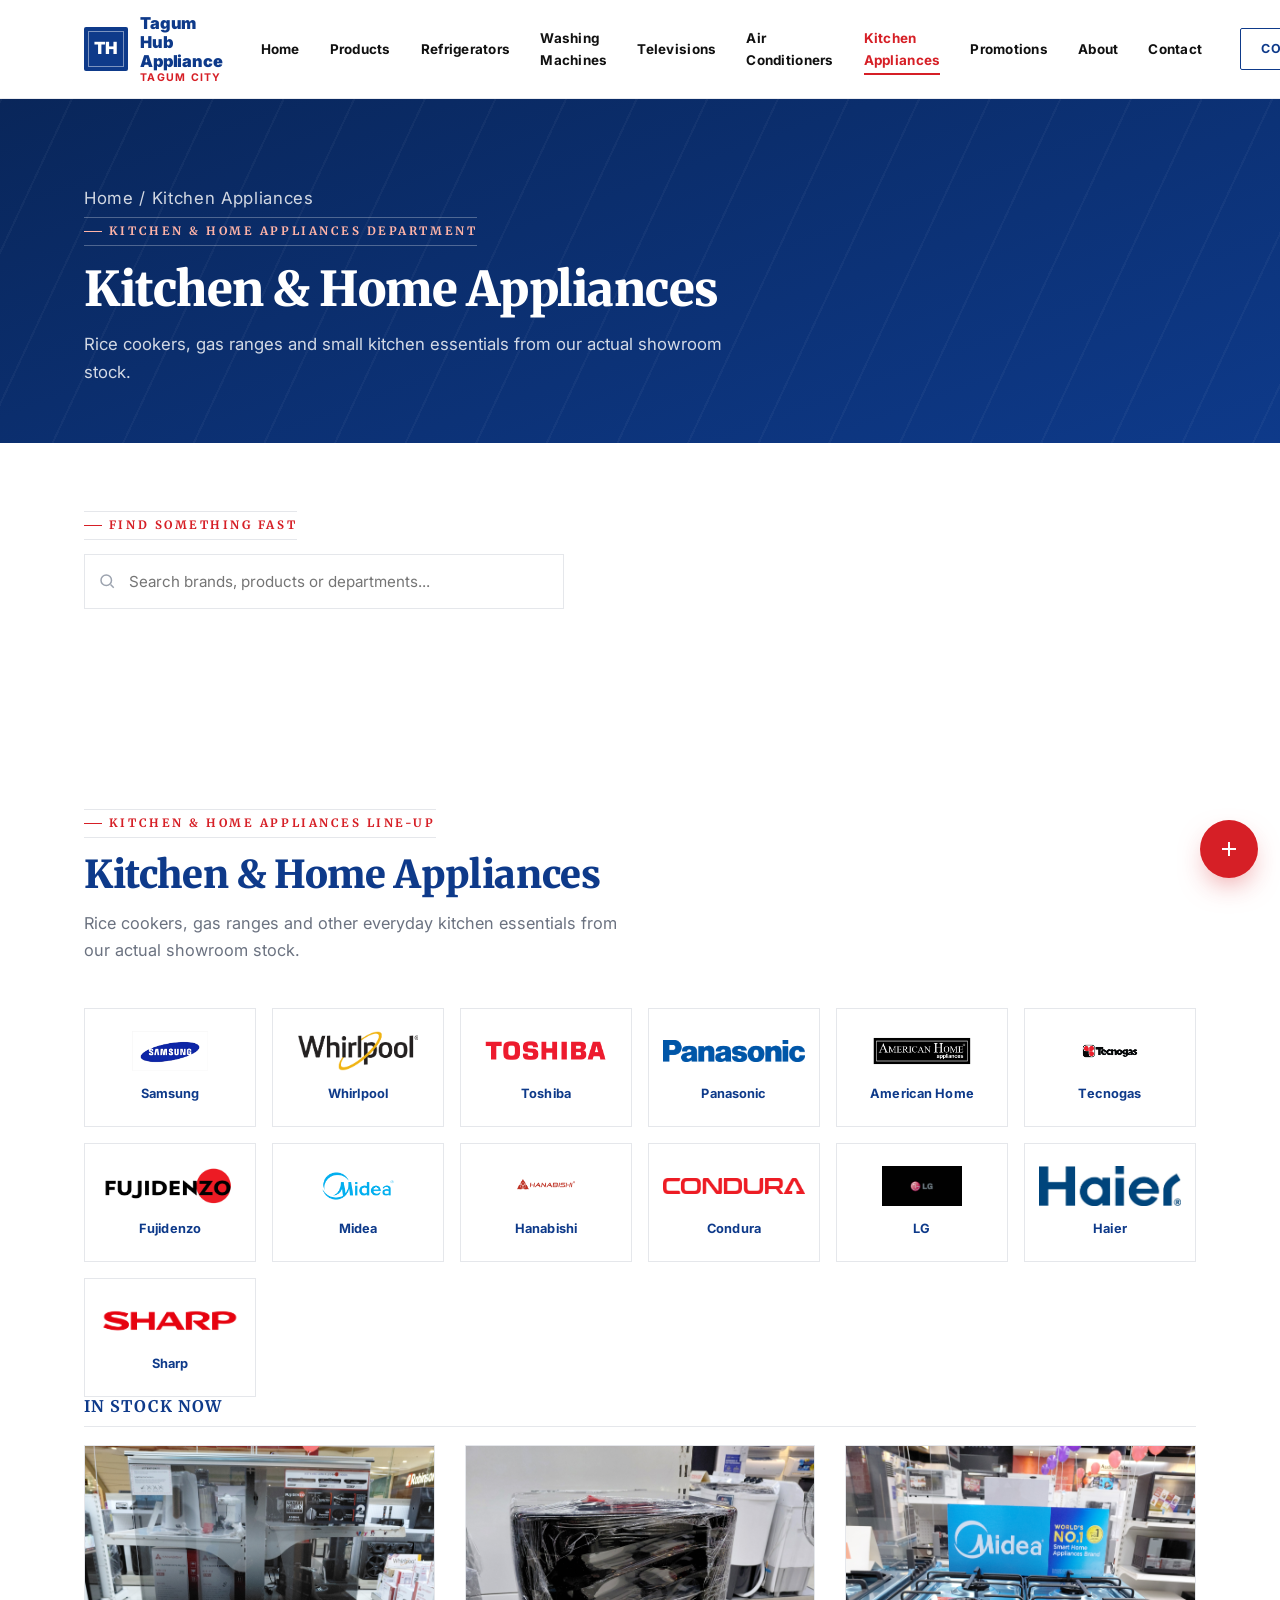
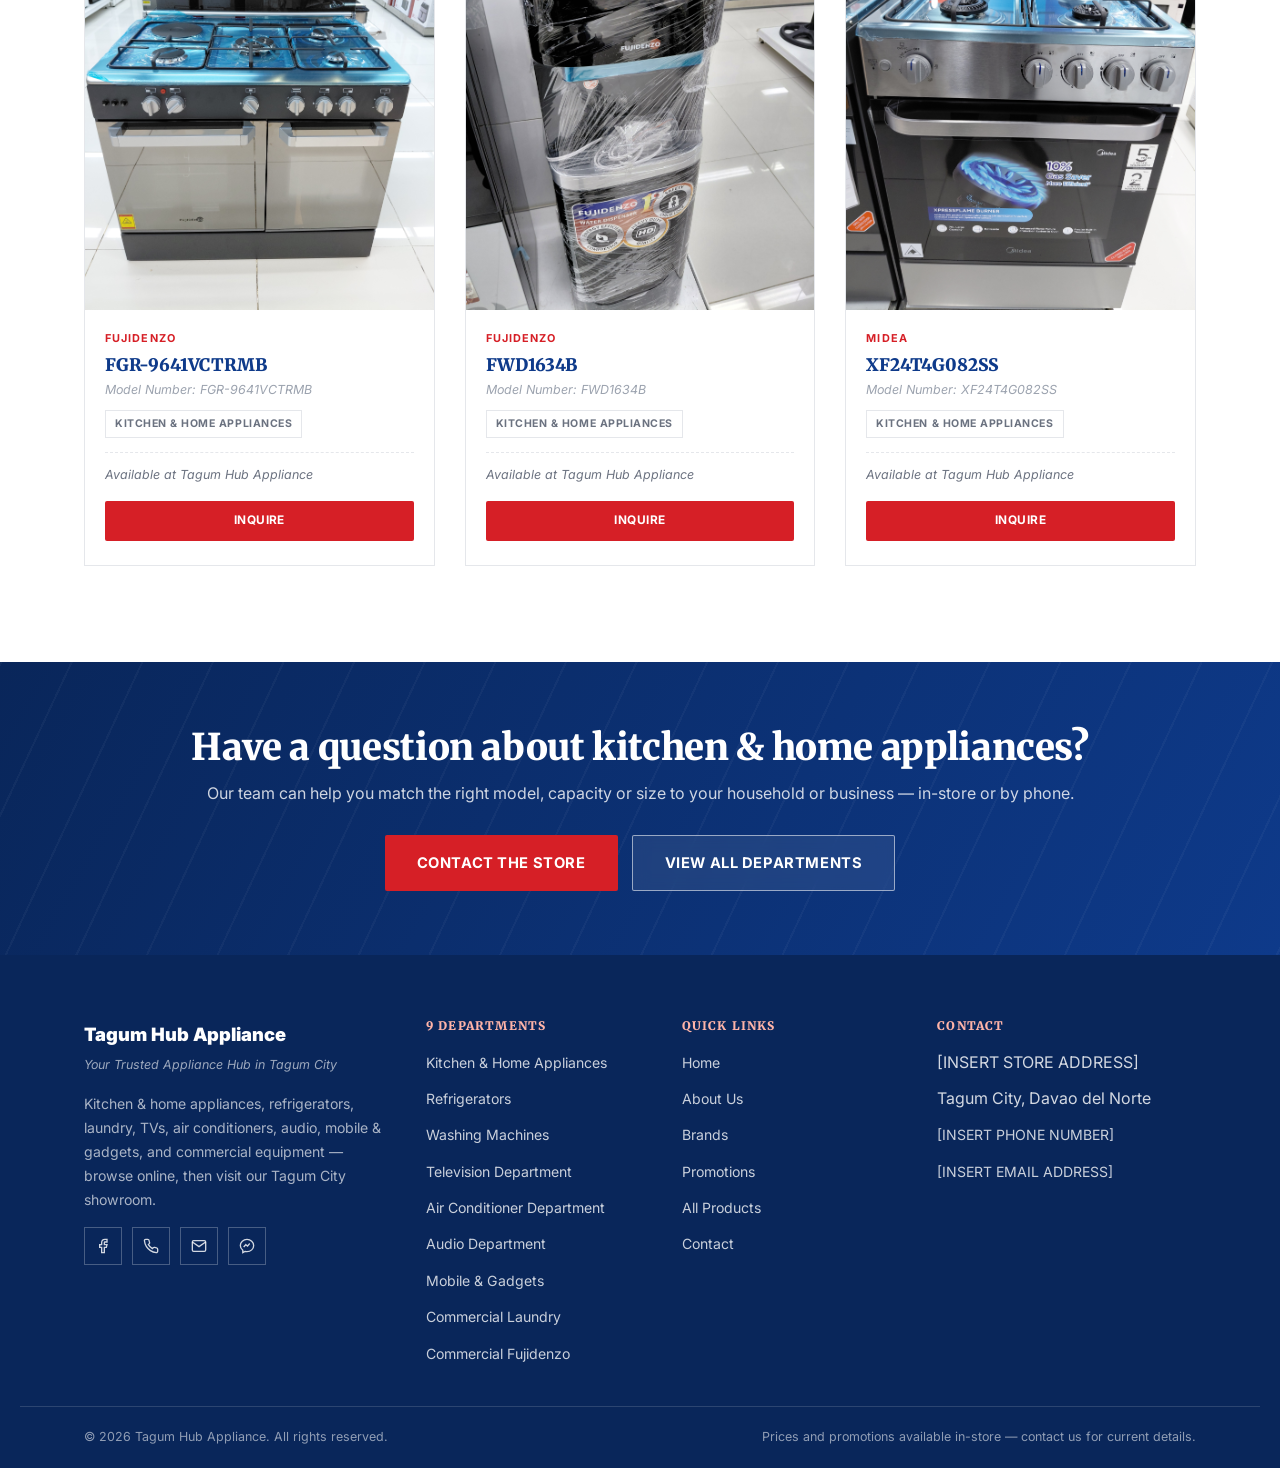
<file: kitchen-appliances.html>
<!DOCTYPE html>
<html lang="en">
<head>
  <meta charset="UTF-8">
  <meta name="viewport" content="width=device-width, initial-scale=1.0">
  <title>Kitchen Appliances | Tagum Hub Appliance</title>
  <meta name="description" content="Browse the Kitchen & Home Appliances department at Tagum Hub Appliance.">
  <link rel="preconnect" href="https://fonts.googleapis.com">
  <link rel="preconnect" href="https://fonts.gstatic.com" crossorigin>
  <link rel="stylesheet" href="https://fonts.googleapis.com/css2?family=Merriweather:ital,wght@0,300;0,400;0,700;0,900;1,400&family=Inter:wght@400;500;600;700;800&display=swap">
  <link rel="stylesheet" href="css/style.css">
<head>
  <meta charset="UTF-8">
  <meta name="viewport" content="width=device-width, initial-scale=1.0">

  <title>Tagum Hub Appliance | Home Appliances in Tagum City</title>

  <meta name="description" content="Tagum Hub Appliance — your trusted appliance hub in Tagum City.">
  <meta name="keywords" content="Tagum Hub Appliance, appliances Tagum, refrigerators, washing machines">
  <meta name="author" content="Tagum Hub Appliance">
  <meta name="robots" content="index, follow">

  <link rel="preconnect" href="https://fonts.googleapis.com">
  <link rel="preconnect" href="https://fonts.gstatic.com" crossorigin>
  <link rel="stylesheet" href="https://fonts.googleapis.com/css2?family=Merriweather...">
  <link rel="stylesheet" href="css/style.css">

  <!-- DITO -->
  <link rel="icon" type="image/png" href="images/favicon/favicon.png">
</head>
</head>
<body>
  <!-- ============================= HEADER / GLASS NAVIGATION ============================= -->
  <header class="site-header">
    <div class="container navbar">
      <a href="index.html" class="brand">
        <span class="brand-mark">TH</span>
        <span class="brand-text">
          <span class="brand-name">Tagum Hub Appliance</span>
          <span class="brand-tag">Tagum City</span>
        </span>
      </a>

      <nav aria-label="Primary">
        <ul class="nav-list">
        <li><a href="index.html">Home</a></li>
        <li><a href="products.html">Products</a></li>
        <li><a href="refrigerators.html">Refrigerators</a></li>
        <li><a href="washing-machines.html">Washing Machines</a></li>
        <li><a href="televisions.html">Televisions</a></li>
        <li><a href="air-conditioners.html">Air Conditioners</a></li>
        <li><a href="kitchen-appliances.html">Kitchen Appliances</a></li>
        <li><a href="promotions.html">Promotions</a></li>
        <li><a href="about.html">About</a></li>
        <li><a href="contact.html">Contact</a></li>
        </ul>
      </nav>

      <div class="nav-cta">
        <a href="contact.html" class="btn btn-outline btn-sm">Contact Store</a>
        <button class="hamburger" aria-label="Toggle navigation menu" aria-expanded="false">
          <span></span><span></span><span></span>
        </button>
      </div>
    </div>

    <nav class="mobile-nav" aria-label="Mobile">
      <a href="index.html">Home</a>
      <a href="products.html">Products</a>
      <a href="refrigerators.html">Refrigerators</a>
      <a href="washing-machines.html">Washing Machines</a>
      <a href="televisions.html">Televisions</a>
      <a href="air-conditioners.html">Air Conditioners</a>
      <a href="kitchen-appliances.html">Kitchen Appliances</a>
      <a href="promotions.html">Promotions</a>
      <a href="about.html">About</a>
      <a href="contact.html">Contact</a>
      <a href="contact.html" class="btn btn-primary btn-block">Contact Store</a>
    </nav>
  </header>

  <main>
    <!-- ============================= PAGE HERO ============================= -->
    <section class="page-hero">
      <div class="container">
        <p class="breadcrumb"><a href="index.html">Home</a> / Kitchen Appliances</p>
        <span class="nameplate">Kitchen & Home Appliances Department</span>
        <h1>Kitchen & Home Appliances</h1>
        <p>Rice cookers, gas ranges and small kitchen essentials from our actual showroom stock.</p>
      </div>
    </section>
    <section class="section-tight">
      <div class="container">
        <div class="search-bar-wrap">
          <span class="nameplate">Find Something Fast</span>
          <div class="search-bar" style="margin-top:14px;">
            <svg viewBox="0 0 24 24" fill="none" stroke="currentColor" stroke-width="2"><circle cx="11" cy="11" r="7"/><path d="m21 21-4.3-4.3"/></svg>
            <input type="text" id="product-search" placeholder="Search brands, products or departments...">
          </div>
        </div>
      </div>
    </section>
    <section class="section">
      <div class="container">
        <div class="section-head">
          <span class="nameplate">Kitchen &amp; Home Appliances Line-Up</span>
          <h2>Kitchen &amp; Home Appliances</h2>
          <p>Rice cookers, gas ranges and other everyday kitchen essentials from our actual showroom stock.</p>
        </div>
        <div class="brand-grid">
          <div class="brand-mini" data-searchable="Samsung">
            <div class="brand-mini-logo">
              <img src="images/brands/samsung.png" alt="Samsung logo" class="img-contain">
            </div>
            <span>Samsung</span>
          </div>
          <div class="brand-mini" data-searchable="Whirlpool">
            <div class="brand-mini-logo">
              <img src="images/brands/whirlpool.png" alt="Whirlpool logo" class="img-contain">
            </div>
            <span>Whirlpool</span>
          </div>
          <div class="brand-mini" data-searchable="Toshiba">
            <div class="brand-mini-logo">
              <img src="images/brands/toshiba.png" alt="Toshiba logo" class="img-contain">
            </div>
            <span>Toshiba</span>
          </div>
          <div class="brand-mini" data-searchable="Panasonic">
            <div class="brand-mini-logo">
              <img src="images/brands/panasonic.png" alt="Panasonic logo" class="img-contain">
            </div>
            <span>Panasonic</span>
          </div>
          <div class="brand-mini" data-searchable="American Home">
            <div class="brand-mini-logo">
              <img src="images/brands/american-home.png" alt="American Home logo" class="img-contain">
            </div>
            <span>American Home</span>
          </div>
          <div class="brand-mini" data-searchable="Tecnogas">
            <div class="brand-mini-logo">
              <img src="images/brands/tecnogas.png" alt="Tecnogas logo" class="img-contain">
            </div>
            <span>Tecnogas</span>
          </div>
          <div class="brand-mini" data-searchable="Fujidenzo">
            <div class="brand-mini-logo">
              <img src="images/brands/fujidenzo.jpg" alt="Fujidenzo logo" class="img-contain">
            </div>
            <span>Fujidenzo</span>
          </div>
          <div class="brand-mini" data-searchable="Midea">
            <div class="brand-mini-logo">
              <img src="images/brands/midea.png" alt="Midea logo" class="img-contain">
            </div>
            <span>Midea</span>
          </div>
          <div class="brand-mini" data-searchable="Hanabishi">
            <div class="brand-mini-logo">
              <img src="images/brands/hanabishi.png" alt="Hanabishi logo" class="img-contain">
            </div>
            <span>Hanabishi</span>
          </div>
          <div class="brand-mini" data-searchable="Condura">
            <div class="brand-mini-logo">
              <img src="images/brands/condura.png" alt="Condura logo" class="img-contain">
            </div>
            <span>Condura</span>
          </div>
          <div class="brand-mini" data-searchable="LG">
            <div class="brand-mini-logo">
              <img src="images/brands/lg.jpg" alt="LG logo" class="img-contain">
            </div>
            <span>LG</span>
          </div>
          <div class="brand-mini" data-searchable="Haier">
            <div class="brand-mini-logo">
              <img src="images/brands/haier.jpg" alt="Haier logo" class="img-contain">
            </div>
            <span>Haier</span>
          </div>
          <div class="brand-mini" data-searchable="Sharp">
            <div class="brand-mini-logo">
              <img src="images/brands/sharp.png" alt="Sharp logo" class="img-contain">
            </div>
            <span>Sharp</span>
          </div>
        </div>

        <h3 class="subsection-title">In Stock Now</h3>
        <div class="product-grid">
          <article class="product-card reveal" data-searchable="Fujidenzo FGR-9641VCTRMB Kitchen & Home Appliances">
            <div class="product-photo">
              <img src="images/kitchen/fujidenzo-fgr-9641vctrmb.jpg" alt="Fujidenzo FGR-9641VCTRMB" class="img-cover">
            </div>
            <div class="product-body">
              <span class="product-brand">Fujidenzo</span>
              <h3>FGR-9641VCTRMB</h3>
              <span class="product-model">Model Number: FGR-9641VCTRMB</span>
            <div class="badge-row-inline">
              <span class="dept-badge">Kitchen & Home Appliances</span>
            </div>
              <p class="available-note">Available at Tagum Hub Appliance</p>
              <div class="product-actions">
                <button class="btn btn-primary btn-block btn-sm" data-inquire="Fujidenzo FGR-9641VCTRMB">Inquire</button>
              </div>
            </div>
          </article>
          <article class="product-card reveal" data-searchable="Fujidenzo FWD1634B Kitchen & Home Appliances">
            <div class="product-photo">
              <img src="images/kitchen/fujidenzo-fwd1634b.jpg" alt="Fujidenzo FWD1634B" class="img-cover">
            </div>
            <div class="product-body">
              <span class="product-brand">Fujidenzo</span>
              <h3>FWD1634B</h3>
              <span class="product-model">Model Number: FWD1634B</span>
            <div class="badge-row-inline">
              <span class="dept-badge">Kitchen & Home Appliances</span>
            </div>
              <p class="available-note">Available at Tagum Hub Appliance</p>
              <div class="product-actions">
                <button class="btn btn-primary btn-block btn-sm" data-inquire="Fujidenzo FWD1634B">Inquire</button>
              </div>
            </div>
          </article>
          <article class="product-card reveal" data-searchable="Midea XF24T4G082SS Kitchen & Home Appliances">
            <div class="product-photo">
              <img src="images/kitchen/midea-xf24t4g082ss.jpg" alt="Midea XF24T4G082SS" class="img-cover">
            </div>
            <div class="product-body">
              <span class="product-brand">Midea</span>
              <h3>XF24T4G082SS</h3>
              <span class="product-model">Model Number: XF24T4G082SS</span>
            <div class="badge-row-inline">
              <span class="dept-badge">Kitchen & Home Appliances</span>
            </div>
              <p class="available-note">Available at Tagum Hub Appliance</p>
              <div class="product-actions">
                <button class="btn btn-primary btn-block btn-sm" data-inquire="Midea XF24T4G082SS">Inquire</button>
              </div>
            </div>
          </article>
        </div>
      </div>
    </section>
    <section class="cta-band">
      <div class="container">
        <h2>Have a question about kitchen & home appliances?</h2>
        <p>Our team can help you match the right model, capacity or size to your household or business &mdash; in-store or by phone.</p>
        <div class="cta-actions">
          <a href="contact.html" class="btn btn-primary">Contact the Store</a>
          <a href="products.html" class="btn btn-secondary">View All Departments</a>
        </div>
      </div>
    </section>

  </main>
  <!-- ============================= FOOTER ============================= -->
  <footer class="site-footer">
    <div class="container footer-top">
      <div class="footer-brand">
        <span class="brand-name">Tagum Hub Appliance</span>
        <span class="brand-tag">Your Trusted Appliance Hub in Tagum City</span>
        <p class="desc">Kitchen &amp; home appliances, refrigerators, laundry, TVs, air conditioners, audio, mobile &amp; gadgets, and commercial equipment &mdash; browse online, then visit our Tagum City showroom.</p>
        <div class="footer-social">
          <a href="[FACEBOOK PAGE]" aria-label="Facebook" title="Facebook">
            <svg width="16" height="16" viewBox="0 0 24 24" fill="none" stroke="currentColor" stroke-width="2"><path d="M18 2h-3a5 5 0 0 0-5 5v3H7v4h3v8h4v-8h3l1-4h-4V7a1 1 0 0 1 1-1h3z"/></svg>
          </a>
          <a href="tel:[PHONE NUMBER]" aria-label="Call" title="Call">
            <svg width="16" height="16" viewBox="0 0 24 24" fill="none" stroke="currentColor" stroke-width="2"><path d="M22 16.92v3a2 2 0 0 1-2.18 2 19.79 19.79 0 0 1-8.63-3.07 19.5 19.5 0 0 1-6-6 19.79 19.79 0 0 1-3.07-8.67A2 2 0 0 1 4.11 2h3a2 2 0 0 1 2 1.72c.127.96.362 1.903.7 2.81a2 2 0 0 1-.45 2.11L8.09 9.91a16 16 0 0 0 6 6l1.27-1.27a2 2 0 0 1 2.11-.45c.907.338 1.85.573 2.81.7A2 2 0 0 1 22 16.92z"/></svg>
          </a>
          <a href="mailto:[EMAIL ADDRESS]" aria-label="Email" title="Email">
            <svg width="16" height="16" viewBox="0 0 24 24" fill="none" stroke="currentColor" stroke-width="2"><rect x="2" y="4" width="20" height="16" rx="2"/><path d="m22 6-10 7L2 6"/></svg>
          </a>
          <a href="[INSERT MESSENGER LINK]" aria-label="Messenger" title="Messenger" target="_blank" rel="noopener">
            <svg width="16" height="16" viewBox="0 0 24 24" fill="none" stroke="currentColor" stroke-width="2"><path d="M12 2C6.48 2 2 6.15 2 11.25c0 2.9 1.44 5.49 3.7 7.19V22l3.38-1.86c.9.25 1.87.38 2.92.38 5.52 0 10-4.15 10-9.27C22 6.15 17.52 2 12 2z"/><path d="m7 13.5 3.2-3.4 2.6 2 3.2-3.6-3.2 3.4-2.6-2z"/></svg>
          </a>
        </div>
      </div>

      <div class="footer-col">
        <h4>9 Departments</h4>
        <ul>
          <li><a href="products.html#kitchen-home">Kitchen &amp; Home Appliances</a></li>
          <li><a href="refrigerators.html">Refrigerators</a></li>
          <li><a href="washing-machines.html">Washing Machines</a></li>
          <li><a href="televisions.html">Television Department</a></li>
          <li><a href="air-conditioners.html">Air Conditioner Department</a></li>
          <li><a href="audio.html">Audio Department</a></li>
          <li><a href="products.html#mobile-gadgets">Mobile &amp; Gadgets</a></li>
          <li><a href="products.html#commercial-laundry">Commercial Laundry</a></li>
          <li><a href="products.html#commercial-fujidenzo">Commercial Fujidenzo</a></li>
        </ul>
      </div>

      <div class="footer-col">
        <h4>Quick Links</h4>
        <ul>
          <li><a href="index.html">Home</a></li>
          <li><a href="about.html">About Us</a></li>
          <li><a href="brands.html">Brands</a></li>
          <li><a href="promotions.html">Promotions</a></li>
          <li><a href="products.html">All Products</a></li>
          <li><a href="contact.html">Contact</a></li>
        </ul>
      </div>

      <div class="footer-col">
        <h4>Contact</h4>
        <ul>
          <li>[INSERT STORE ADDRESS]</li>
          <li>Tagum City, Davao del Norte</li>
          <li><a href="tel:[PHONE NUMBER]">[INSERT PHONE NUMBER]</a></li>
          <li><a href="mailto:[EMAIL ADDRESS]">[INSERT EMAIL ADDRESS]</a></li>
        </ul>
      </div>
    </div>

    <div class="container footer-bottom">
      <span>&copy; 2026 Tagum Hub Appliance. All rights reserved.</span>
      <span>Prices and promotions available in-store &mdash; <a href="contact.html">contact us</a> for current details.</span>
    </div>
  </footer>

  <!-- ============================= FLOATING ACTION BUTTONS ============================= -->
  <div class="fab-stack">
    <div class="fab-menu">
      <a class="fab-item" href="mailto:[EMAIL ADDRESS]">
        <span class="fab-ico">
          <svg width="16" height="16" viewBox="0 0 24 24" fill="none" stroke="currentColor" stroke-width="2"><rect x="2" y="4" width="20" height="16" rx="2"/><path d="m22 6-10 7L2 6"/></svg>
        </span>
        Email
      </a>
      <a class="fab-item" href="[FACEBOOK PAGE]" target="_blank" rel="noopener">
        <span class="fab-ico">
          <svg width="16" height="16" viewBox="0 0 24 24" fill="none" stroke="currentColor" stroke-width="2"><path d="M18 2h-3a5 5 0 0 0-5 5v3H7v4h3v8h4v-8h3l1-4h-4V7a1 1 0 0 1 1-1h3z"/></svg>
        </span>
        Facebook
      </a>
      <a class="fab-item" href="[INSERT MESSENGER LINK]" target="_blank" rel="noopener" aria-label="Messenger">
        <span class="fab-ico">
          <svg width="16" height="16" viewBox="0 0 24 24" fill="none" stroke="currentColor" stroke-width="2"><path d="M12 2C6.48 2 2 6.15 2 11.25c0 2.9 1.44 5.49 3.7 7.19V22l3.38-1.86c.9.25 1.87.38 2.92.38 5.52 0 10-4.15 10-9.27C22 6.15 17.52 2 12 2z"/><path d="m7 13.5 3.2-3.4 2.6 2 3.2-3.6-3.2 3.4-2.6-2z"/></svg>
        </span>
        Messenger
      </a>
      <a class="fab-item" href="tel:[PHONE NUMBER]">
        <span class="fab-ico">
          <svg width="16" height="16" viewBox="0 0 24 24" fill="none" stroke="currentColor" stroke-width="2"><path d="M22 16.92v3a2 2 0 0 1-2.18 2 19.79 19.79 0 0 1-8.63-3.07 19.5 19.5 0 0 1-6-6 19.79 19.79 0 0 1-3.07-8.67A2 2 0 0 1 4.11 2h3a2 2 0 0 1 2 1.72c.127.96.362 1.903.7 2.81a2 2 0 0 1-.45 2.11L8.09 9.91a16 16 0 0 0 6 6l1.27-1.27a2 2 0 0 1 2.11-.45c.907.338 1.85.573 2.81.7A2 2 0 0 1 22 16.92z"/></svg>
        </span>
        Call Store
      </a>
    </div>
    <button class="fab-toggle" aria-label="Quick Contact" aria-expanded="false">
      <svg viewBox="0 0 24 24" fill="none" stroke="currentColor" stroke-width="2"><path d="M12 5v14M5 12h14"/></svg>
    </button>
  </div>

  <!-- ============================= BACK TO TOP ============================= -->
  <button class="back-to-top" aria-label="Back to top">
    <svg viewBox="0 0 24 24" fill="none" stroke="currentColor" stroke-width="2.5"><path d="M12 19V5M5 12l7-7 7 7"/></svg>
  </button>

  <script src="js/script.js"></script>
</body>
</html>
</file>
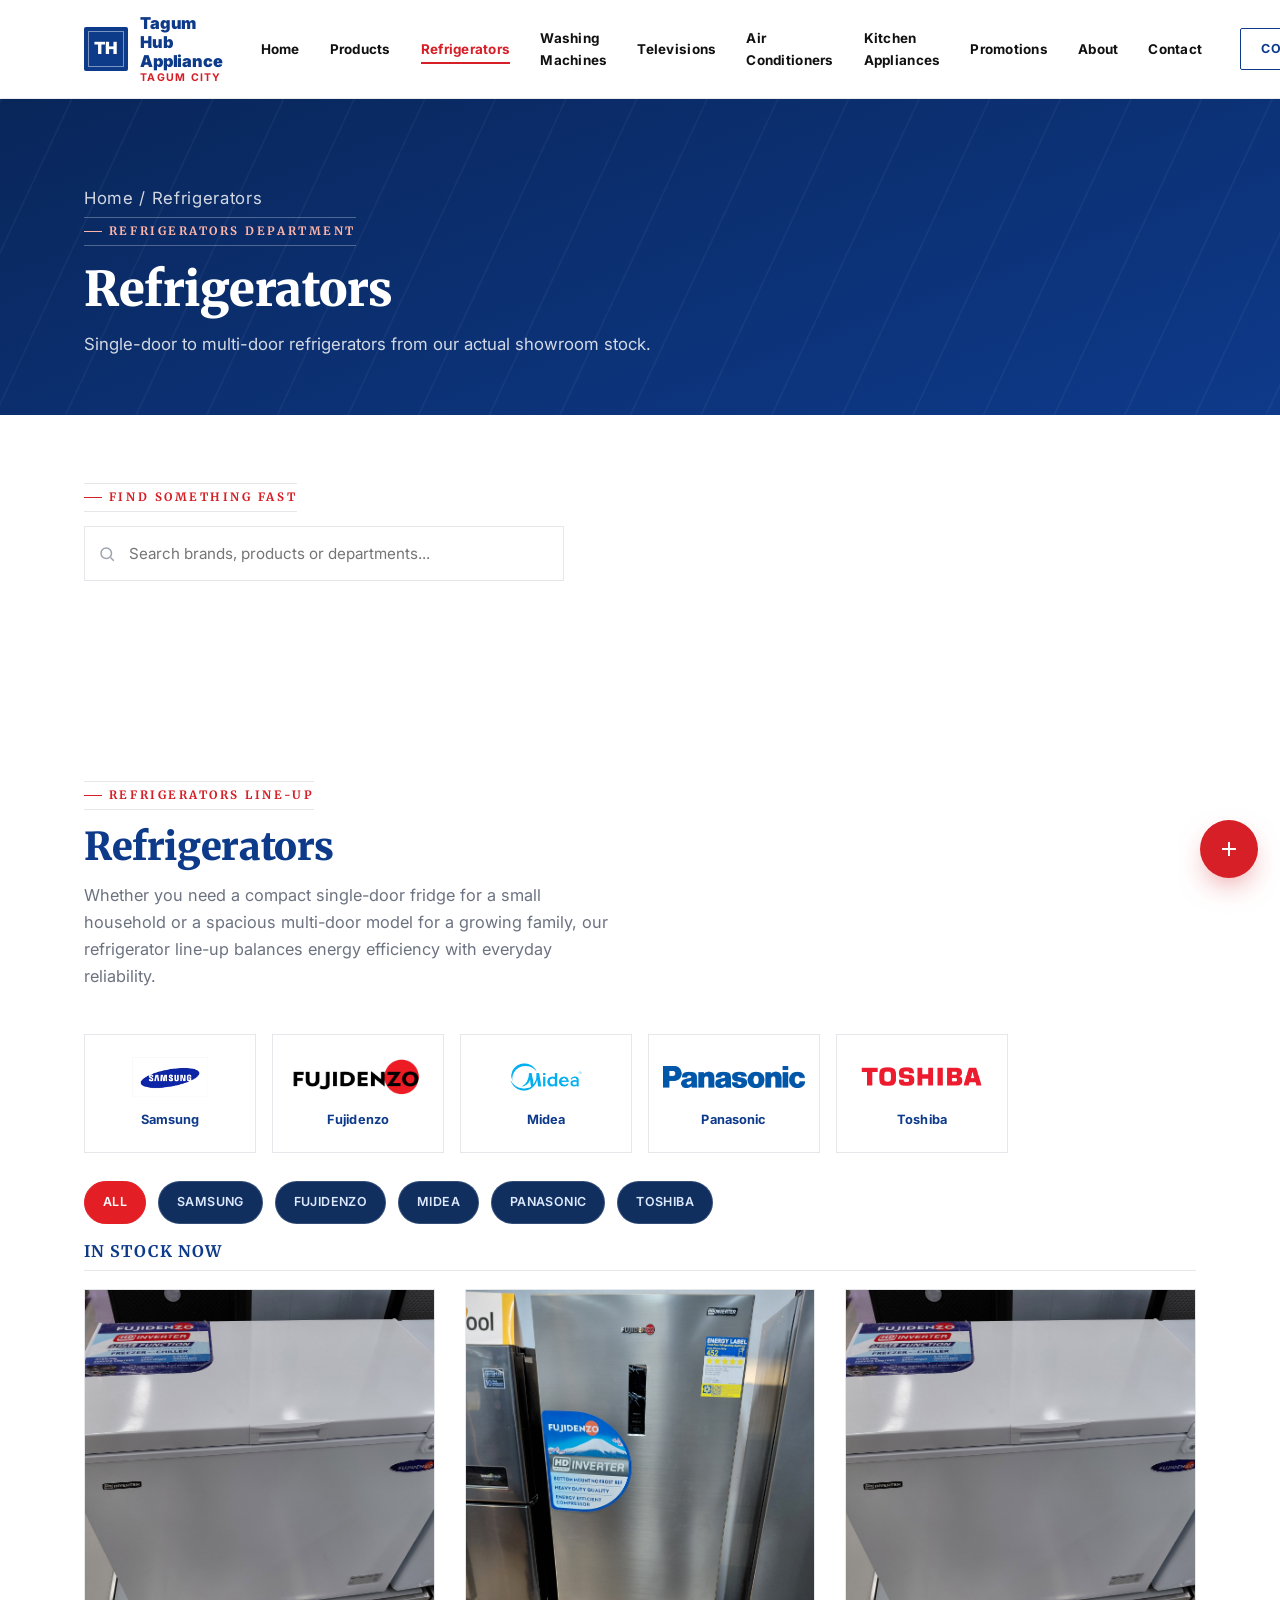
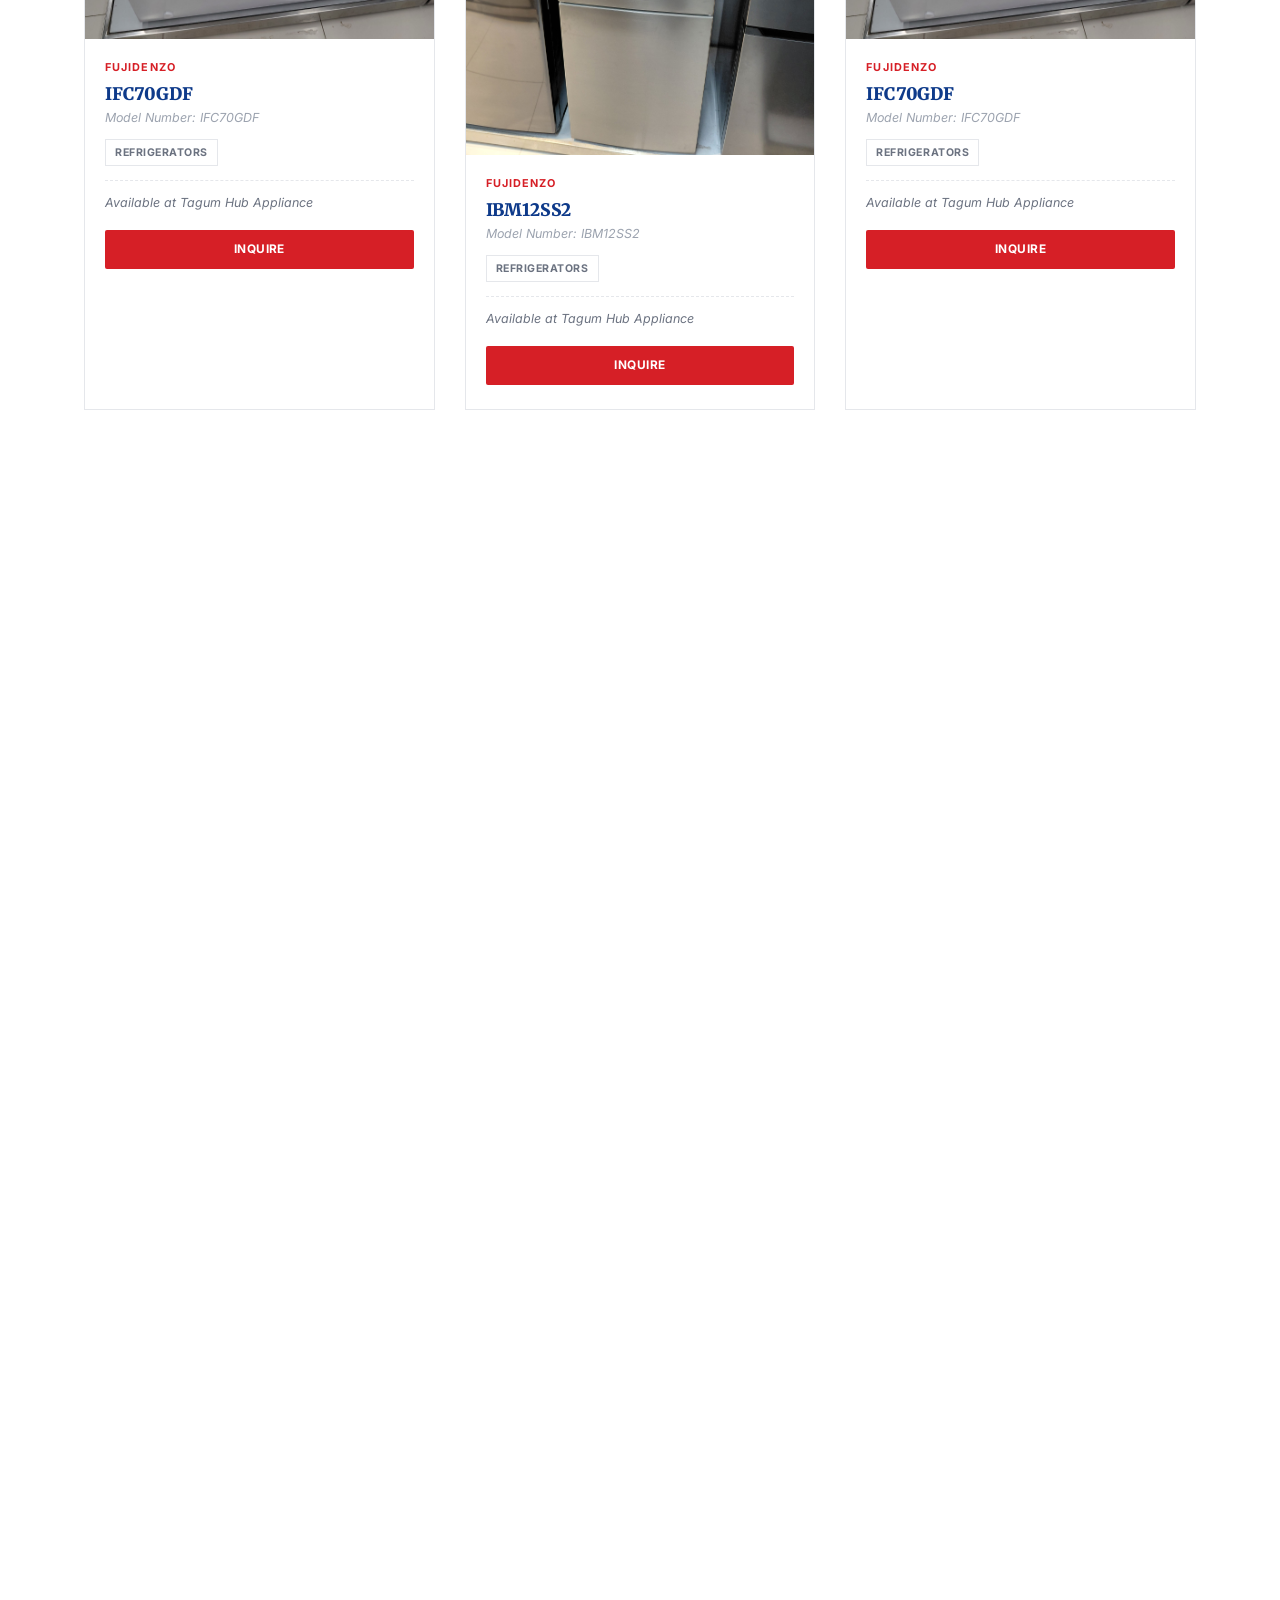
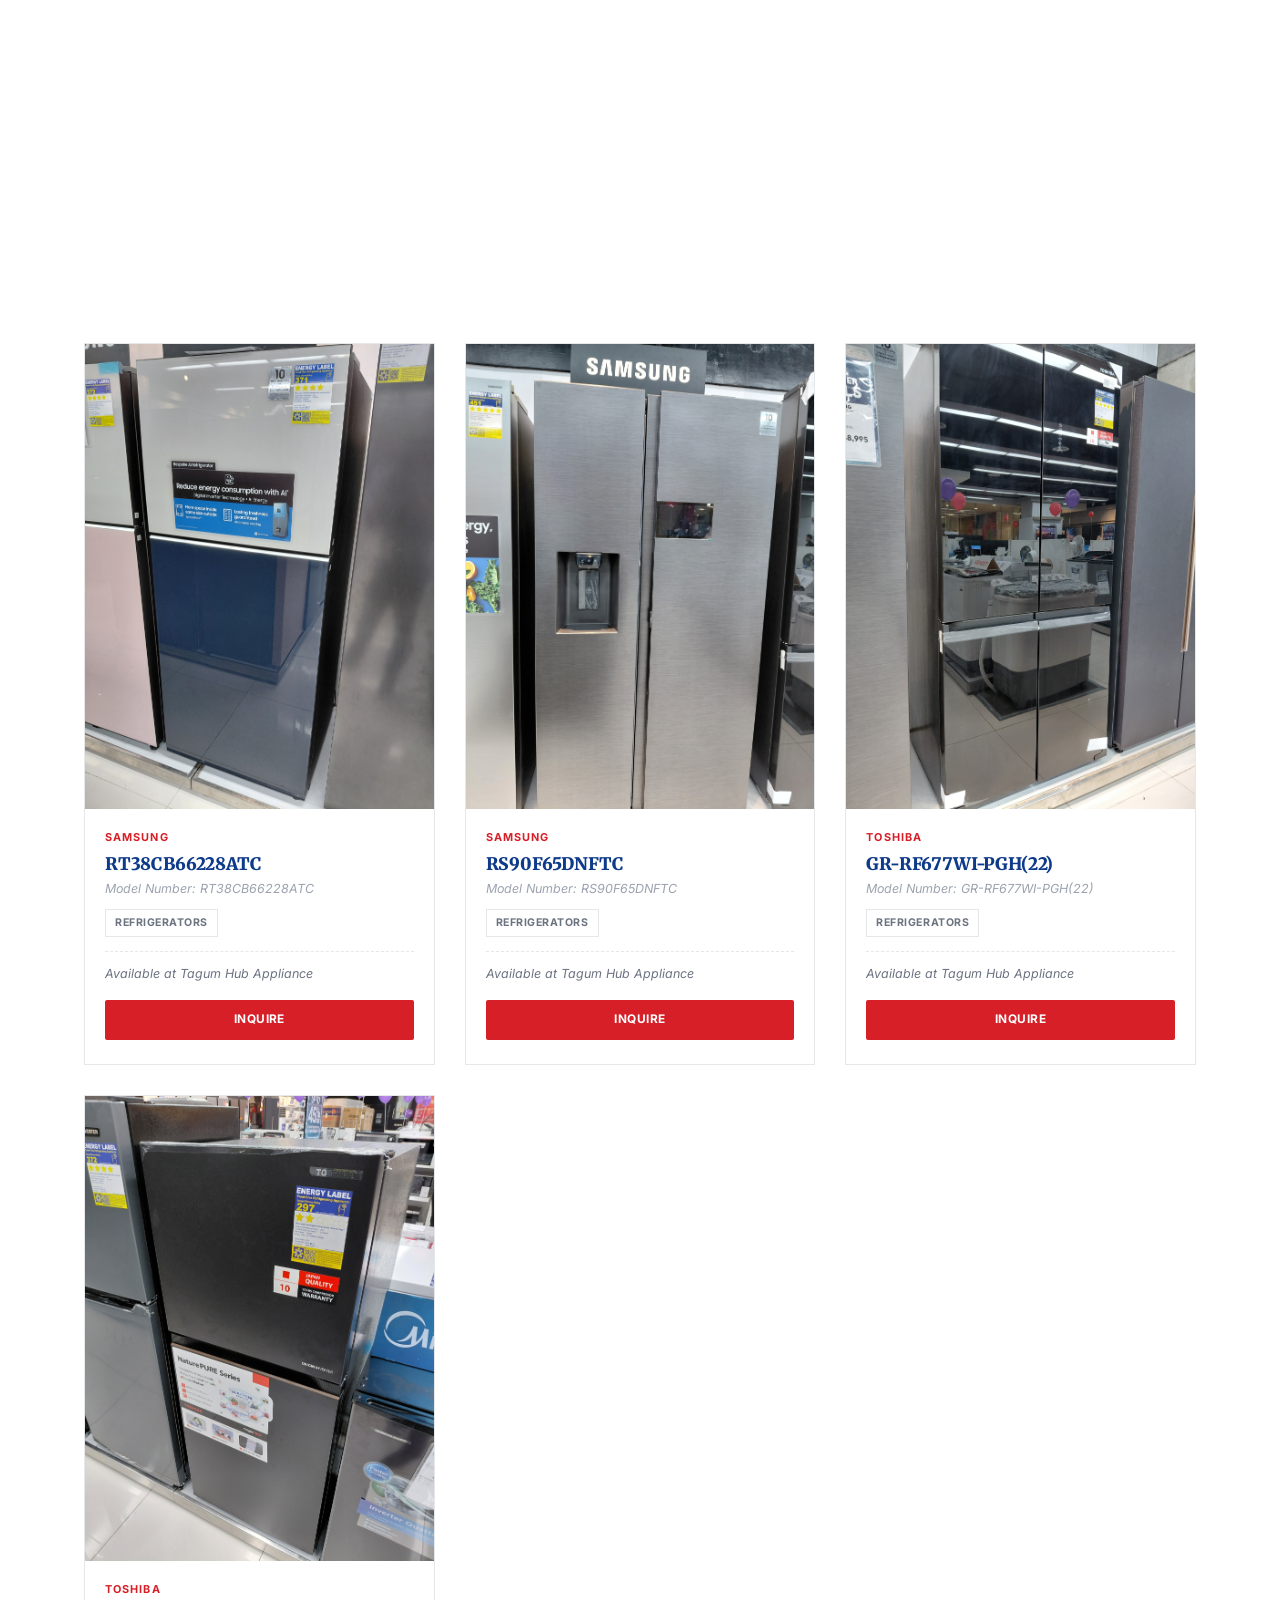
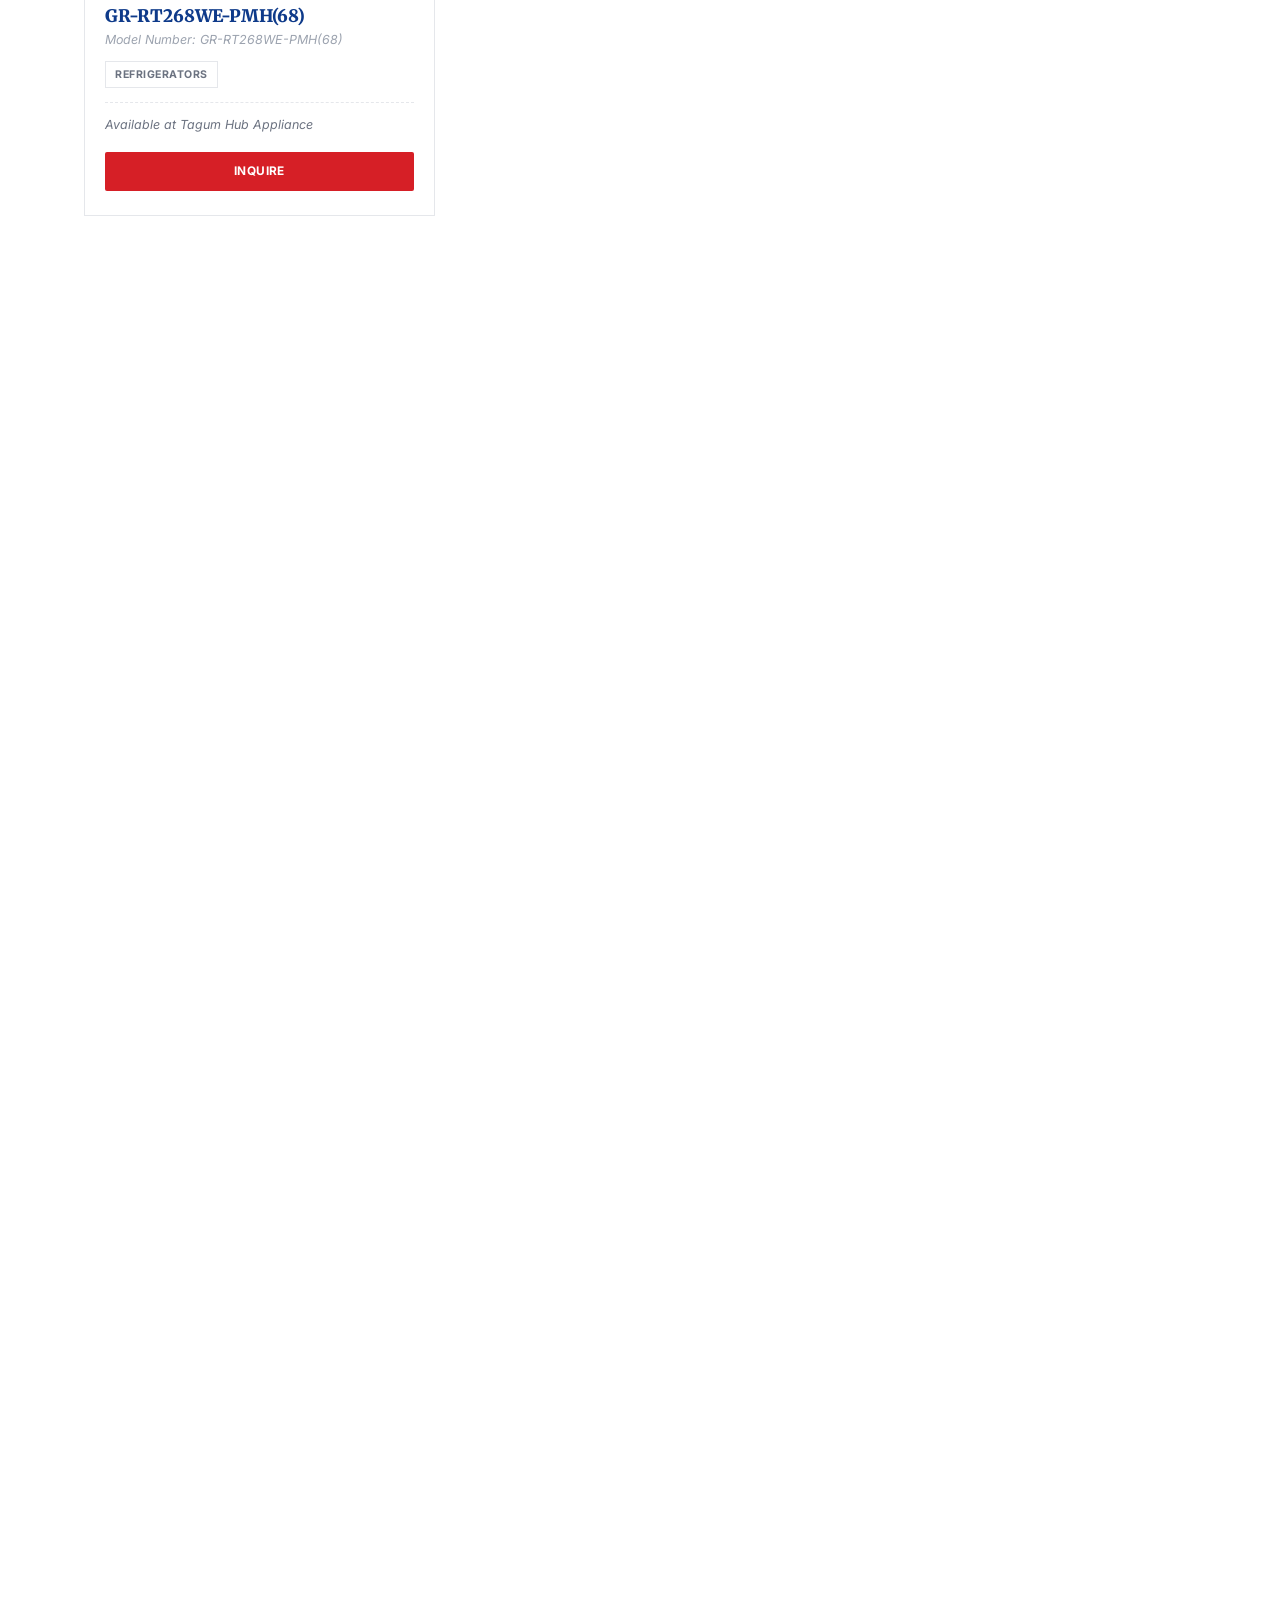
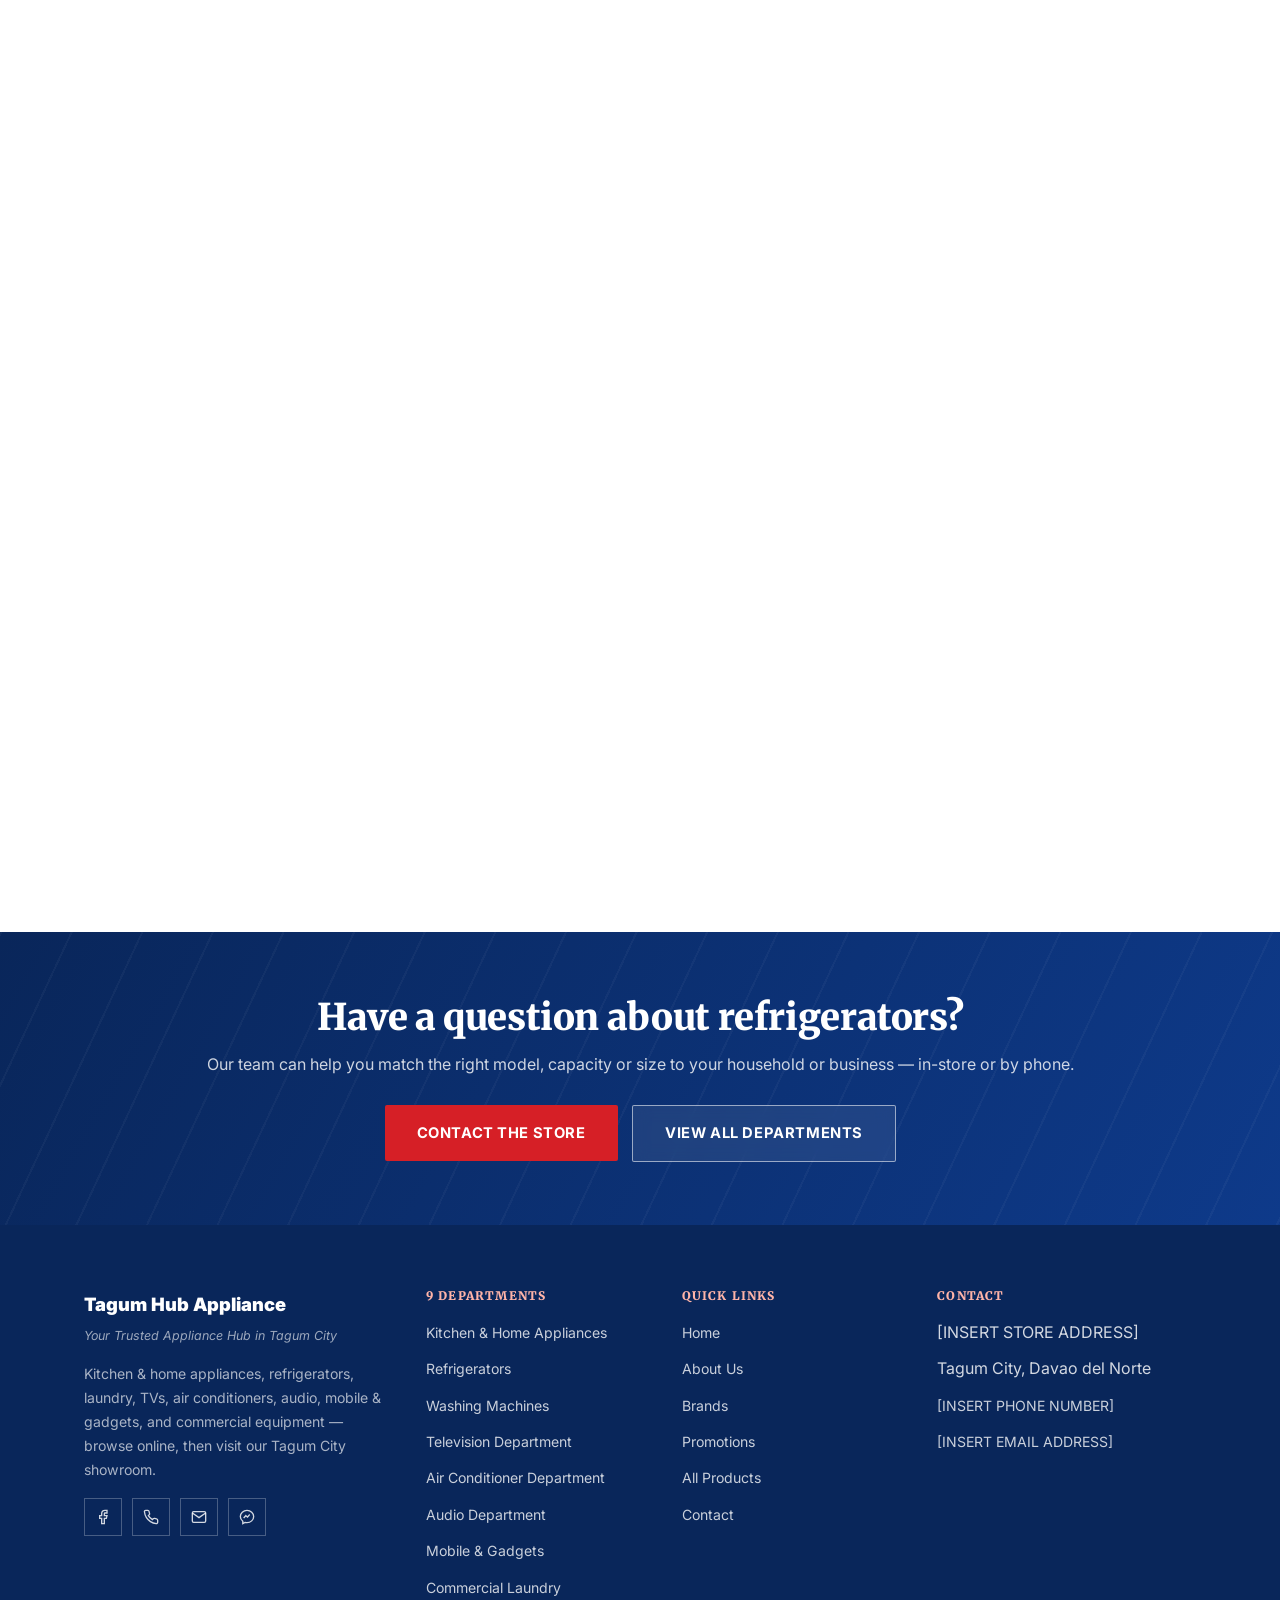
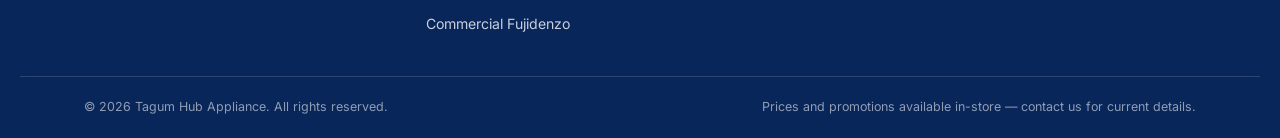
<file: refrigerators.html>
<!DOCTYPE html>
<html lang="en">
<head>
  <meta charset="UTF-8">
  <meta name="viewport" content="width=device-width, initial-scale=1.0">
  <title>Refrigerators | Tagum Hub Appliance</title>
  <meta name="description" content="Browse the Refrigerators department at Tagum Hub Appliance.">
  <link rel="preconnect" href="https://fonts.googleapis.com">
  <link rel="preconnect" href="https://fonts.gstatic.com" crossorigin>
  <link rel="stylesheet" href="https://fonts.googleapis.com/css2?family=Merriweather:ital,wght@0,300;0,400;0,700;0,900;1,400&family=Inter:wght@400;500;600;700;800&display=swap">
  <link rel="stylesheet" href="css/style.css">
  

  <!-- DITO -->
  <link rel="icon" type="image/png" href="images/favicon/favicon.png">
</head>

<body>
  <!-- ============================= HEADER / GLASS NAVIGATION ============================= -->
  <header class="site-header">
    <div class="container navbar">
      <a href="index.html" class="brand">
        <span class="brand-mark">TH</span>
        <span class="brand-text">
          <span class="brand-name">Tagum Hub Appliance</span>
          <span class="brand-tag">Tagum City</span>
        </span>
      </a>

      <nav aria-label="Primary">
        <ul class="nav-list">
        <li><a href="index.html">Home</a></li>
        <li><a href="products.html">Products</a></li>
        <li><a href="refrigerators.html">Refrigerators</a></li>
        <li><a href="washing-machines.html">Washing Machines</a></li>
        <li><a href="televisions.html">Televisions</a></li>
        <li><a href="air-conditioners.html">Air Conditioners</a></li>
        <li><a href="kitchen-appliances.html">Kitchen Appliances</a></li>
        <li><a href="promotions.html">Promotions</a></li>
        <li><a href="about.html">About</a></li>
        <li><a href="contact.html">Contact</a></li>
        </ul>
      </nav>

      <div class="nav-cta">
        <a href="contact.html" class="btn btn-outline btn-sm">Contact Store</a>
        <button class="hamburger" aria-label="Toggle navigation menu" aria-expanded="false">
          <span></span><span></span><span></span>
        </button>
      </div>
    </div>

    <nav class="mobile-nav" aria-label="Mobile">
      <a href="index.html">Home</a>
      <a href="products.html">Products</a>
      <a href="refrigerators.html">Refrigerators</a>
      <a href="washing-machines.html">Washing Machines</a>
      <a href="televisions.html">Televisions</a>
      <a href="air-conditioners.html">Air Conditioners</a>
      <a href="kitchen-appliances.html">Kitchen Appliances</a>
      <a href="promotions.html">Promotions</a>
      <a href="about.html">About</a>
      <a href="contact.html">Contact</a>
      <a href="contact.html" class="btn btn-primary btn-block">Contact Store</a>
    </nav>
  </header>

  <main>
    <!-- ============================= PAGE HERO ============================= -->
    <section class="page-hero">
      <div class="container">
        <p class="breadcrumb"><a href="index.html">Home</a> / Refrigerators</p>
        <span class="nameplate">Refrigerators Department</span>
        <h1>Refrigerators</h1>
        <p>Single-door to multi-door refrigerators from our actual showroom stock.</p>
      </div>
    </section>
    <section class="section-tight">
      <div class="container">
        <div class="search-bar-wrap">
          <span class="nameplate">Find Something Fast</span>
          <div class="search-bar" style="margin-top:14px;">
            <svg viewBox="0 0 24 24" fill="none" stroke="currentColor" stroke-width="2"><circle cx="11" cy="11" r="7"/><path d="m21 21-4.3-4.3"/></svg>
            <input type="text" id="product-search" placeholder="Search brands, products or departments...">
          </div>
        </div>
      </div>
    </section>
    <section class="section">
      <div class="container">
        <div class="section-head">
          <span class="nameplate">Refrigerators Line-Up</span>
          <h2>Refrigerators</h2>
          <p>Whether you need a compact single-door fridge for a small household or a spacious multi-door model for a growing family, our refrigerator line-up balances energy efficiency with everyday reliability.</p>
        </div>
        <div class="brand-grid">
          <div class="brand-mini" data-searchable="Samsung">
            <div class="brand-mini-logo">
              <img src="images/brands/samsung.png" alt="Samsung logo" class="img-contain">
            </div>
            <span>Samsung</span>
          </div>
          <div class="brand-mini" data-searchable="Fujidenzo">
            <div class="brand-mini-logo">
              <img src="images/brands/fujidenzo.jpg" alt="Fujidenzo logo" class="img-contain">
            </div>
            <span>Fujidenzo</span>
          </div>
          <div class="brand-mini" data-searchable="Midea">
            <div class="brand-mini-logo">
              <img src="images/brands/midea.png" alt="Midea logo" class="img-contain">
            </div>
            <span>Midea</span>
          </div>
          <div class="brand-mini" data-searchable="Panasonic">
            <div class="brand-mini-logo">
              <img src="images/brands/panasonic.png" alt="Panasonic logo" class="img-contain">
            </div>
            <span>Panasonic</span>
          </div>
          <div class="brand-mini" data-searchable="Toshiba">
            <div class="brand-mini-logo">
              <img src="images/brands/toshiba.png" alt="Toshiba logo" class="img-contain">
            </div>
            <span>Toshiba</span>
          </div>
        </div>
<!-- CATEGORY FILTER -->
<div class="category-filter">
  <button class="filter-btn active" data-filter="all">All</button>
  <button class="filter-btn" data-filter="Samsung">Samsung</button>
  <button class="filter-btn" data-filter="Fujidenzo">Fujidenzo</button>
  <button class="filter-btn" data-filter="Midea">Midea</button>
  <button class="filter-btn" data-filter="Panasonic">Panasonic</button>
  <button class="filter-btn" data-filter="Toshiba">Toshiba</button>
</div>

        <h3 class="subsection-title">In Stock Now</h3>
        <div class="product-grid">
<article class="product-card reveal"
data-searchable="Fujidenzo IFC70GDF Refrigerators">

    <div class="product-photo">
        <img src="images/refrigerators/fujidenzo-ifc70gdf.jpg"
             alt="Fujidenzo IFC70GDF"
             class="img-cover">
    </div>

    <div class="product-body">
        <span class="product-brand">Fujidenzo</span>

        <h3>IFC70GDF</h3>

        <span class="product-model">
            Model Number: IFC70GDF
        </span>

        <div class="badge-row-inline">
            <span class="dept-badge">Refrigerators</span>
        </div>

        <p class="available-note">
            Available at Tagum Hub Appliance
        </p>

        <div class="product-actions">
            <button
                class="btn btn-primary btn-block btn-sm"
                data-inquire="Fujidenzo IFC70GDF">
                Inquire
            </button>
        </div>
    </div>
</article>
          <article class="product-card reveal" data-searchable="Fujidenzo IBM12SS2 Refrigerators">
            <div class="product-photo">
              <img src="images/refrigerators/fujidenzo-ibm12ss2.jpg" alt="Fujidenzo IBM12SS2" class="img-cover">
            </div>
            <div class="product-body">
              <span class="product-brand">Fujidenzo</span>
              <h3>IBM12SS2</h3>
              <span class="product-model">Model Number: IBM12SS2</span>
            <div class="badge-row-inline">
              <span class="dept-badge">Refrigerators</span>
            </div>
              <p class="available-note">Available at Tagum Hub Appliance</p>
              <div class="product-actions">
                <button class="btn btn-primary btn-block btn-sm" data-inquire="Fujidenzo IBM12SS2">Inquire</button>
              </div>
            </div>
          </article>
          <article class="product-card reveal" data-searchable="Fujidenzo IFC70GDF Refrigerators">
            <div class="product-photo">
              <img src="images/refrigerators/fujidenzo-ifc70gdf.jpg" alt="Fujidenzo IFC70GDF" class="img-cover">
            </div>
            <div class="product-body">
              <span class="product-brand">Fujidenzo</span>
              <h3>IFC70GDF</h3>
              <span class="product-model">Model Number: IFC70GDF</span>
            <div class="badge-row-inline">
              <span class="dept-badge">Refrigerators</span>
            </div>
              <p class="available-note">Available at Tagum Hub Appliance</p>
              <div class="product-actions">
                <button class="btn btn-primary btn-block btn-sm" data-inquire="Fujidenzo IFC70GDF">Inquire</button>
              </div>
            </div>
          </article>
          <article class="product-card reveal" data-searchable="Fujidenzo IFR12HB Refrigerators">
            <div class="product-photo">
              <img src="images/refrigerators/fujidenzo-ifr12hb.jpg" alt="Fujidenzo IFR12HB" class="img-cover">
            </div>
            <div class="product-body">
              <span class="product-brand">Fujidenzo</span>
              <h3>IFR12HB</h3>
              <span class="product-model">Model Number: IFR12HB</span>
            <div class="badge-row-inline">
              <span class="dept-badge">Refrigerators</span>
            </div>
              <p class="available-note">Available at Tagum Hub Appliance</p>
              <div class="product-actions">
                <button class="btn btn-primary btn-block btn-sm" data-inquire="Fujidenzo IFR12HB">Inquire</button>
              </div>
            </div>
          </article>
          <article class="product-card reveal" data-searchable="Fujidenzo INR70MS Refrigerators">
            <div class="product-photo">
              <img src="images/refrigerators/fujidenzo-inr70ms.jpg" alt="Fujidenzo INR70MS" class="img-cover">
            </div>
            <div class="product-body">
              <span class="product-brand">Fujidenzo</span>
              <h3>INR70MS</h3>
              <span class="product-model">Model Number: INR70MS</span>
            <div class="badge-row-inline">
              <span class="dept-badge">Refrigerators</span>
            </div>
              <p class="available-note">Available at Tagum Hub Appliance</p>
              <div class="product-actions">
                <button class="btn btn-primary btn-block btn-sm" data-inquire="Fujidenzo INR70MS">Inquire</button>
              </div>
            </div>
          </article>
          <article class="product-card reveal" data-searchable="Fujidenzo ISR20DS Refrigerators">
            <div class="product-photo">
              <img src="images/refrigerators/fujidenzo-isr20ds.jpg" alt="Fujidenzo ISR20DS" class="img-cover">
            </div>
            <div class="product-body">
              <span class="product-brand">Fujidenzo</span>
              <h3>ISR20DS</h3>
              <span class="product-model">Model Number: ISR20DS</span>
            <div class="badge-row-inline">
              <span class="dept-badge">Refrigerators</span>
            </div>
              <p class="available-note">Available at Tagum Hub Appliance</p>
              <div class="product-actions">
                <button class="btn btn-primary btn-block btn-sm" data-inquire="Fujidenzo ISR20DS">Inquire</button>
              </div>
            </div>
          </article>
          <article class="product-card reveal" data-searchable="Midea MDRD142FGH28 Refrigerators">
            <div class="product-photo">
              <img src="images/refrigerators/midea-mdrd142fgh28.jpg" alt="Midea MDRD142FGH28" class="img-cover">
            </div>
            <div class="product-body">
              <span class="product-brand">Midea</span>
              <h3>MDRD142FGH28</h3>
              <span class="product-model">Model Number: MDRD142FGH28</span>
            <div class="badge-row-inline">
              <span class="dept-badge">Refrigerators</span>
            </div>
              <p class="available-note">Available at Tagum Hub Appliance</p>
              <div class="product-actions">
                <button class="btn btn-primary btn-block btn-sm" data-inquire="Midea MDRD142FGH28">Inquire</button>
              </div>
            </div>
          </article>
          <article class="product-card reveal" data-searchable="Midea MDRS712FIE61 Refrigerators">
            <div class="product-photo">
              <img src="images/refrigerators/midea-mdrs712fie61.jpg" alt="Midea MDRS712FIE61" class="img-cover">
            </div>
            <div class="product-body">
              <span class="product-brand">Midea</span>
              <h3>MDRS712FIE61</h3>
              <span class="product-model">Model Number: MDRS712FIE61</span>
            <div class="badge-row-inline">
              <span class="dept-badge">Refrigerators</span>
            </div>
              <p class="available-note">Available at Tagum Hub Appliance</p>
              <div class="product-actions">
                <button class="btn btn-primary btn-block btn-sm" data-inquire="Midea MDRS712FIE61">Inquire</button>
              </div>
            </div>
          </article>
          <article class="product-card reveal" data-searchable="Panasonic NR-S621BB-PH Refrigerators">
            <div class="product-photo">
              <img src="images/refrigerators/panasonic-nr-s621bb-ph.jpg" alt="Panasonic NR-S621BB-PH" class="img-cover">
            </div>
            <div class="product-body">
              <span class="product-brand">Panasonic</span>
              <h3>NR-S621BB-PH</h3>
              <span class="product-model">Model Number: NR-S621BB-PH</span>
            <div class="badge-row-inline">
              <span class="dept-badge">Refrigerators</span>
            </div>
              <p class="available-note">Available at Tagum Hub Appliance</p>
              <div class="product-actions">
                <button class="btn btn-primary btn-block btn-sm" data-inquire="Panasonic NR-S621BB-PH">Inquire</button>
              </div>
            </div>
          </article>
          <article class="product-card reveal" data-searchable="Samsung RT38CB66228ATC Refrigerators">
            <div class="product-photo">
              <img src="images/refrigerators/samsung-rt38cb66228atc.jpg" alt="Samsung RT38CB66228ATC" class="img-cover">
            </div>
            <div class="product-body">
              <span class="product-brand">Samsung</span>
              <h3>RT38CB66228ATC</h3>
              <span class="product-model">Model Number: RT38CB66228ATC</span>
            <div class="badge-row-inline">
              <span class="dept-badge">Refrigerators</span>
            </div>
              <p class="available-note">Available at Tagum Hub Appliance</p>
              <div class="product-actions">
                <button class="btn btn-primary btn-block btn-sm" data-inquire="Samsung RT38CB66228ATC">Inquire</button>
              </div>
            </div>
          </article>
          <article class="product-card reveal" data-searchable="Samsung RS90F65DNFTC Refrigerators">
            <div class="product-photo">
              <img src="images/refrigerators/samsung-rs90f65dnftc.jpg" alt="Samsung RS90F65DNFTC" class="img-cover">
            </div>
            <div class="product-body">
              <span class="product-brand">Samsung</span>
              <h3>RS90F65DNFTC</h3>
              <span class="product-model">Model Number: RS90F65DNFTC</span>
            <div class="badge-row-inline">
              <span class="dept-badge">Refrigerators</span>
            </div>
              <p class="available-note">Available at Tagum Hub Appliance</p>
              <div class="product-actions">
                <button class="btn btn-primary btn-block btn-sm" data-inquire="Samsung RS90F65DNFTC">Inquire</button>
              </div>
            </div>
          </article>
          <article class="product-card reveal" data-searchable="Toshiba GR-RF677WI-PGH(22) Refrigerators">
            <div class="product-photo">
              <img src="images/refrigerators/toshiba-gr-rf677wi-pgh-22.jpg" alt="Toshiba GR-RF677WI-PGH(22)" class="img-cover">
            </div>
            <div class="product-body">
              <span class="product-brand">Toshiba</span>
              <h3>GR-RF677WI-PGH(22)</h3>
              <span class="product-model">Model Number: GR-RF677WI-PGH(22)</span>
            <div class="badge-row-inline">
              <span class="dept-badge">Refrigerators</span>
            </div>
              <p class="available-note">Available at Tagum Hub Appliance</p>
              <div class="product-actions">
                <button class="btn btn-primary btn-block btn-sm" data-inquire="Toshiba GR-RF677WI-PGH(22)">Inquire</button>
              </div>
            </div>
          </article>
          <article class="product-card reveal" data-searchable="Toshiba GR-RT268WE-PMH(68) Refrigerators">
            <div class="product-photo">
              <img src="images/refrigerators/toshiba-gr-rt268we-pmh-68.jpg" alt="Toshiba GR-RT268WE-PMH(68)" class="img-cover">
            </div>
            <div class="product-body">
              <span class="product-brand">Toshiba</span>
              <h3>GR-RT268WE-PMH(68)</h3>
              <span class="product-model">Model Number: GR-RT268WE-PMH(68)</span>
            <div class="badge-row-inline">
              <span class="dept-badge">Refrigerators</span>
            </div>
              <p class="available-note">Available at Tagum Hub Appliance</p>
              <div class="product-actions">
                <button class="btn btn-primary btn-block btn-sm" data-inquire="Toshiba GR-RT268WE-PMH(68)">Inquire</button>
              </div>
            </div>
          </article>
        </div>
      </div>
    </section>
<article class="product-card reveal" data-searchable="Fujidenzo ISUP260I Refrigerators">
  <div class="product-photo">
    <img src="images/refrigerators/fujidenzo-isup260i.jpg"
         alt="Fujidenzo ISUP260I"
         class="img-cover">
  </div>

  <div class="product-body">
    <span class="product-brand">Fujidenzo</span>
    <h3>ISUP260I</h3>
    <span class="product-model">Model Number: ISUP260I</span>

    <div class="badge-row-inline">
      <span class="dept-badge">Refrigerators</span>
      <span class="badge-order">Order Basis Only</span>
    </div>

    <div class="badge-row-inline">
      <span class="lead-time">2–3 Weeks</span>
    </div>

    <p class="available-note">Available at Tagum Hub Appliance</p>

    <div class="product-actions">
      <button class="btn btn-primary btn-block btn-sm"
              data-inquire="Fujidenzo ISUP260I">
        Inquire
      </button>
    </div>
  </div>
</article>
    <section class="cta-band">
      <div class="container">
        <h2>Have a question about refrigerators?</h2>
        <p>Our team can help you match the right model, capacity or size to your household or business &mdash; in-store or by phone.</p>
        <div class="cta-actions">
          <a href="contact.html" class="btn btn-primary">Contact the Store</a>
          <a href="products.html" class="btn btn-secondary">View All Departments</a>
        </div>
      </div>
    </section>


  </main>
  <!-- ============================= FOOTER ============================= -->
  <footer class="site-footer">
    <div class="container footer-top">
      <div class="footer-brand">
        <span class="brand-name">Tagum Hub Appliance</span>
        <span class="brand-tag">Your Trusted Appliance Hub in Tagum City</span>
        <p class="desc">Kitchen &amp; home appliances, refrigerators, laundry, TVs, air conditioners, audio, mobile &amp; gadgets, and commercial equipment &mdash; browse online, then visit our Tagum City showroom.</p>
        <div class="footer-social">
          <a href="[FACEBOOK PAGE]" aria-label="Facebook" title="Facebook">
            <svg width="16" height="16" viewBox="0 0 24 24" fill="none" stroke="currentColor" stroke-width="2"><path d="M18 2h-3a5 5 0 0 0-5 5v3H7v4h3v8h4v-8h3l1-4h-4V7a1 1 0 0 1 1-1h3z"/></svg>
          </a>
          <a href="tel:[PHONE NUMBER]" aria-label="Call" title="Call">
            <svg width="16" height="16" viewBox="0 0 24 24" fill="none" stroke="currentColor" stroke-width="2"><path d="M22 16.92v3a2 2 0 0 1-2.18 2 19.79 19.79 0 0 1-8.63-3.07 19.5 19.5 0 0 1-6-6 19.79 19.79 0 0 1-3.07-8.67A2 2 0 0 1 4.11 2h3a2 2 0 0 1 2 1.72c.127.96.362 1.903.7 2.81a2 2 0 0 1-.45 2.11L8.09 9.91a16 16 0 0 0 6 6l1.27-1.27a2 2 0 0 1 2.11-.45c.907.338 1.85.573 2.81.7A2 2 0 0 1 22 16.92z"/></svg>
          </a>
          <a href="mailto:[EMAIL ADDRESS]" aria-label="Email" title="Email">
            <svg width="16" height="16" viewBox="0 0 24 24" fill="none" stroke="currentColor" stroke-width="2"><rect x="2" y="4" width="20" height="16" rx="2"/><path d="m22 6-10 7L2 6"/></svg>
          </a>
          <a href="[INSERT MESSENGER LINK]" aria-label="Messenger" title="Messenger" target="_blank" rel="noopener">
            <svg width="16" height="16" viewBox="0 0 24 24" fill="none" stroke="currentColor" stroke-width="2"><path d="M12 2C6.48 2 2 6.15 2 11.25c0 2.9 1.44 5.49 3.7 7.19V22l3.38-1.86c.9.25 1.87.38 2.92.38 5.52 0 10-4.15 10-9.27C22 6.15 17.52 2 12 2z"/><path d="m7 13.5 3.2-3.4 2.6 2 3.2-3.6-3.2 3.4-2.6-2z"/></svg>
          </a>
        </div>
      </div>

      <div class="footer-col">
        <h4>9 Departments</h4>
        <ul>
          <li><a href="products.html#kitchen-home">Kitchen &amp; Home Appliances</a></li>
          <li><a href="refrigerators.html">Refrigerators</a></li>
          <li><a href="washing-machines.html">Washing Machines</a></li>
          <li><a href="televisions.html">Television Department</a></li>
          <li><a href="air-conditioners.html">Air Conditioner Department</a></li>
          <li><a href="audio.html">Audio Department</a></li>
          <li><a href="products.html#mobile-gadgets">Mobile &amp; Gadgets</a></li>
          <li><a href="products.html#commercial-laundry">Commercial Laundry</a></li>
          <li><a href="products.html#commercial-fujidenzo">Commercial Fujidenzo</a></li>
        </ul>
      </div>

      <div class="footer-col">
        <h4>Quick Links</h4>
        <ul>
          <li><a href="index.html">Home</a></li>
          <li><a href="about.html">About Us</a></li>
          <li><a href="brands.html">Brands</a></li>
          <li><a href="promotions.html">Promotions</a></li>
          <li><a href="products.html">All Products</a></li>
          <li><a href="contact.html">Contact</a></li>
        </ul>
      </div>

      <div class="footer-col">
        <h4>Contact</h4>
        <ul>
          <li>[INSERT STORE ADDRESS]</li>
          <li>Tagum City, Davao del Norte</li>
          <li><a href="tel:[PHONE NUMBER]">[INSERT PHONE NUMBER]</a></li>
          <li><a href="mailto:[EMAIL ADDRESS]">[INSERT EMAIL ADDRESS]</a></li>
        </ul>
      </div>
    </div>

    <div class="container footer-bottom">
      <span>&copy; 2026 Tagum Hub Appliance. All rights reserved.</span>
      <span>Prices and promotions available in-store &mdash; <a href="contact.html">contact us</a> for current details.</span>
    </div>
  </footer>

  <!-- ============================= FLOATING ACTION BUTTONS ============================= -->
  <div class="fab-stack">
    <div class="fab-menu">
      <a class="fab-item" href="mailto:[EMAIL ADDRESS]">
        <span class="fab-ico">
          <svg width="16" height="16" viewBox="0 0 24 24" fill="none" stroke="currentColor" stroke-width="2"><rect x="2" y="4" width="20" height="16" rx="2"/><path d="m22 6-10 7L2 6"/></svg>
        </span>
        Email
      </a>
      <a class="fab-item" href="[FACEBOOK PAGE]" target="_blank" rel="noopener">
        <span class="fab-ico">
          <svg width="16" height="16" viewBox="0 0 24 24" fill="none" stroke="currentColor" stroke-width="2"><path d="M18 2h-3a5 5 0 0 0-5 5v3H7v4h3v8h4v-8h3l1-4h-4V7a1 1 0 0 1 1-1h3z"/></svg>
        </span>
        Facebook
      </a>
      <a class="fab-item" href="[INSERT MESSENGER LINK]" target="_blank" rel="noopener" aria-label="Messenger">
        <span class="fab-ico">
          <svg width="16" height="16" viewBox="0 0 24 24" fill="none" stroke="currentColor" stroke-width="2"><path d="M12 2C6.48 2 2 6.15 2 11.25c0 2.9 1.44 5.49 3.7 7.19V22l3.38-1.86c.9.25 1.87.38 2.92.38 5.52 0 10-4.15 10-9.27C22 6.15 17.52 2 12 2z"/><path d="m7 13.5 3.2-3.4 2.6 2 3.2-3.6-3.2 3.4-2.6-2z"/></svg>
        </span>
        Messenger
      </a>
      <a class="fab-item" href="tel:[PHONE NUMBER]">
        <span class="fab-ico">
          <svg width="16" height="16" viewBox="0 0 24 24" fill="none" stroke="currentColor" stroke-width="2"><path d="M22 16.92v3a2 2 0 0 1-2.18 2 19.79 19.79 0 0 1-8.63-3.07 19.5 19.5 0 0 1-6-6 19.79 19.79 0 0 1-3.07-8.67A2 2 0 0 1 4.11 2h3a2 2 0 0 1 2 1.72c.127.96.362 1.903.7 2.81a2 2 0 0 1-.45 2.11L8.09 9.91a16 16 0 0 0 6 6l1.27-1.27a2 2 0 0 1 2.11-.45c.907.338 1.85.573 2.81.7A2 2 0 0 1 22 16.92z"/></svg>
        </span>
        Call Store
      </a>
    </div>
    <button class="fab-toggle" aria-label="Quick Contact" aria-expanded="false">
      <svg viewBox="0 0 24 24" fill="none" stroke="currentColor" stroke-width="2"><path d="M12 5v14M5 12h14"/></svg>
    </button>
  </div>

  <!-- ============================= BACK TO TOP ============================= -->
  <button class="back-to-top" aria-label="Back to top">
    <svg viewBox="0 0 24 24" fill="none" stroke="currentColor" stroke-width="2.5"><path d="M12 19V5M5 12l7-7 7 7"/></svg>
  </button>

  <script src="js/script.js"></script>
</body>
</html>
</file>
<file: css/style.css>
/* ==========================================================================
   TAGUM HUB APPLIANCE — MASTER STYLESHEET (V1.2)
   --------------------------------------------------------------------------
   Design language: "Showroom Nameplate" — inspired by the engraved metal
   rating plates fixed to every major appliance (model no., spec, serial).
   That vernacular becomes the site's structural device: small-caps eyebrow
   labels set between hairlines, corner brackets like a spec-tag corner.
   V1.2 rebrand: official palette is Hub Blue / Hub Red / Premium Grey /
   Light Grey / Primary Text (black) ONLY — every other shade below (the
   "-dark", "-tint", "-light" variants and the hairline border color) is a
   computed tint/shade of one of those five approved colors, not a new
   color, so the whole site still reads as strictly on-palette.
   ========================================================================== */

/* -------------------------------------------------------------------------
   1. FONTS & DESIGN TOKENS
   --------------------------------------------------------------------------
   NOTE: Merriweather (headings) and Inter (body) are loaded via <link>
   tags in each page's <head> (fonts.googleapis.com + fonts.gstatic.com
   preconnect), NOT via @import here. @import inside a stylesheet adds an
   extra render-blocking round trip and is blocked by some hosting/CSP
   setups, which can make a page that loads style.css just fine still
   appear to render "unstyled" while the font request silently fails.
   Loading fonts from the HTML head is the reliable path; Georgia/Arial/
   sans-serif remain as local fallbacks below if a web font is unavailable.
   ------------------------------------------------------------------------- */

:root {
  /* ===== OFFICIAL BRAND COLORS (V1.4) — the only approved colors ===== */
  --blue: #0E3A8A;         /* Royal Blue */
  --red: #D61F26;          /* Premium Red */
  --gray: #6B7280;         /* Modern Grey */
  --paper: #F3F4F6;        /* Modern Grey (light) */
  --ink: #111111;          /* Primary Text */
  --white: #FFFFFF;

  /* ===== Computed tints/shades of the colors above (not new colors) ===== */
  --blue-dark: #09265A;    /* Royal Blue, darkened ~35% for gradients/hover */
  --blue-tint: #ECEFF6;    /* Royal Blue, lightened ~92% for icon chips */
  --red-dark: #8B1419;     /* Premium Red, darkened ~35% for hover states */
  --paper-dark: #E4E5E7;   /* Modern Grey (light), slightly deepened for alt cards */
  --line: #E5E7EB;         /* Modern Grey, lightened for hairline borders */
  --gray-light: #9CA3AF;   /* Modern Grey, lightened for secondary text */

  /* Type — headings in serif, body in a clean sans (per V1.2 brief) */
  --font-serif: 'Merriweather', Georgia, 'Times New Roman', serif;
  --font-body: 'Inter', Arial, Helvetica, sans-serif;

  /* Layout */
  --max-width: 1240px;
  --gutter: clamp(20px, 5vw, 64px);
  --radius: 2px;

  /* Motion */
  --ease: cubic-bezier(.4,0,.2,1);
  --speed: .35s;
}

/* -------------------------------------------------------------------------
   2. RESET
   ------------------------------------------------------------------------- */
*, *::before, *::after { box-sizing: border-box; }
html { scroll-behavior: smooth; }
body, h1, h2, h3, h4, p, figure, ul, ol { margin: 0; }
ul, ol { padding: 0; list-style: none; }
img { max-width: 100%; display: block; }
a { color: inherit; text-decoration: none; }
button { font: inherit; cursor: pointer; border: none; background: none; color: inherit; }
input, textarea, select { font: inherit; }

body {
  font-family: var(--font-body);
  color: var(--ink);
  background: var(--white);
  line-height: 1.65;
  -webkit-font-smoothing: antialiased;
  overflow-x: hidden;
}

h1, h2, h3, h4 { font-family: var(--font-serif); font-weight: 900; line-height: 1.15; letter-spacing: -.01em; }
.nameplate, .btn, .filter-btn, .dept-nav a, .product-brand, label { font-family: var(--font-body); }

.container { max-width: var(--max-width); margin-inline: auto; padding-inline: var(--gutter); }

a:focus-visible, button:focus-visible, input:focus-visible, textarea:focus-visible {
  outline: 2px solid var(--red);
  outline-offset: 3px;
}

@media (prefers-reduced-motion: reduce) {
  *, *::before, *::after { animation-duration: .001ms !important; animation-iteration-count: 1 !important; transition-duration: .001ms !important; scroll-behavior: auto !important; }
}

/* -------------------------------------------------------------------------
   3. SIGNATURE ELEMENT — the "nameplate" label
   Small-caps eyebrow set between two hairlines, echoing an appliance's
   engraved rating plate. Used above section headings and as a corner tag
   on cards throughout the site.
   ------------------------------------------------------------------------- */
.nameplate {
  display: inline-flex;
  align-items: center;
  gap: .6em;
  font-family: var(--font-serif);
  font-size: .72rem;
  font-weight: 700;
  letter-spacing: .22em;
  text-transform: uppercase;
  color: var(--red);
  padding-block: .35em;
  border-top: 1px solid var(--line);
  border-bottom: 1px solid var(--line);
}
.nameplate::before { content: ''; width: 18px; height: 1px; background: var(--red); }

.section-head { margin-bottom: 44px; max-width: 640px; }
.section-head h2 { font-size: clamp(1.8rem, 3vw, 2.6rem); margin-top: 14px; color: var(--blue); }
.section-head p { margin-top: 14px; color: var(--gray); font-size: 1.02rem; max-width: 54ch; }
.section-head.center { margin-inline: auto; text-align: center; }
.section-head.center .nameplate { margin-inline: auto; }

/* corner-bracket frame, like a spec-tag / viewfinder corner */
.bracket-frame { position: relative; }
.bracket-frame::before, .bracket-frame::after,
.bracket-frame .bf-tl, .bracket-frame .bf-br { content: ''; position: absolute; width: 26px; height: 26px; z-index: 2; }
.bracket-frame::before { top: -1px; left: -1px; border-top: 3px solid var(--red); border-left: 3px solid var(--red); }
.bracket-frame::after { bottom: -1px; right: -1px; border-bottom: 3px solid var(--red); border-right: 3px solid var(--red); }

/* -------------------------------------------------------------------------
   4. BUTTONS
   ------------------------------------------------------------------------- */
.btn {
  display: inline-flex;
  align-items: center;
  justify-content: center;
  gap: .5em;
  padding: 15px 32px;
  font-size: .92rem;
  font-weight: 700;
  letter-spacing: .04em;
  text-transform: uppercase;
  border-radius: var(--radius);
  transition: transform var(--speed) var(--ease), background var(--speed) var(--ease), color var(--speed) var(--ease), box-shadow var(--speed) var(--ease);
  white-space: nowrap;
}
.btn-primary { background: var(--red); color: var(--white); }
.btn-primary:hover { background: var(--red-dark); transform: translateY(-2px); box-shadow: 0 10px 24px -8px rgba(214,31,38,.55); }
.btn-secondary { background: transparent; color: var(--white); border: 1.5px solid rgba(255,255,255,.7); }
.btn-secondary:hover { background: rgba(255,255,255,.12); transform: translateY(-2px); }
.btn-outline { background: transparent; color: var(--blue); border: 1.5px solid var(--blue); }
.btn-outline:hover { background: var(--blue); color: var(--white); transform: translateY(-2px); }
.btn-block { width: 100%; }
.btn-sm { padding: 10px 20px; font-size: .78rem; }

/* -------------------------------------------------------------------------
   5. NAVIGATION
   ------------------------------------------------------------------------- */
.site-header {
  position: sticky;
  top: 0;
  z-index: 500;
  /* Glass navigation: translucent + blurred so page content shows through */
  background: rgba(255,255,255,.72);
  border-bottom: 1px solid rgba(229,231,235,.8);
  backdrop-filter: saturate(180%) blur(14px);
  -webkit-backdrop-filter: saturate(180%) blur(14px);
  transition: box-shadow var(--speed) var(--ease), background var(--speed) var(--ease);
}
.site-header.is-scrolled { background: rgba(255,255,255,.92); }
.site-header.is-scrolled { box-shadow: 0 6px 24px -12px rgba(14,58,138,.25); }

.navbar { display: flex; align-items: center; justify-content: space-between; padding-block: 14px; gap: 24px; }

.brand { display: flex; align-items: center; gap: 12px; }
.brand-mark {
  width: 44px; height: 44px; flex-shrink: 0;
  background: var(--blue);
  color: var(--white);
  display: flex; align-items: center; justify-content: center;
  font-weight: 900; font-size: 1.05rem; letter-spacing: -.02em;
  border-radius: var(--radius);
  position: relative;
}
.brand-mark::after { content: ''; position: absolute; inset: 4px; border: 1px solid rgba(255,255,255,.45); pointer-events: none; }
.brand-text { line-height: 1.15; }
.brand-text .brand-name { display: block; font-weight: 900; font-size: 1.02rem; color: var(--blue); letter-spacing: -.01em; }
.brand-text .brand-tag { display: block; font-size: .66rem; letter-spacing: .12em; text-transform: uppercase; color: var(--red); font-weight: 700; margin-top: 2px; }

.nav-list { display: flex; align-items: center; gap: 2px; }
.nav-list a {
  display: inline-block;
  padding: 10px 14px;
  font-size: .84rem;
  font-weight: 700;
  letter-spacing: .02em;
  color: var(--ink);
  position: relative;
}
.nav-list a::after {
  content: '';
  position: absolute;
  left: 14px; right: 14px; bottom: 6px;
  height: 2px;
  background: var(--red);
  transform: scaleX(0);
  transform-origin: left;
  transition: transform var(--speed) var(--ease);
}
.nav-list a:hover::after, .nav-list a.active::after { transform: scaleX(1); }
.nav-list a.active { color: var(--red); }

.nav-cta { display: flex; align-items: center; gap: 10px; }

.hamburger {
  display: none;
  flex-direction: column;
  gap: 5px;
  padding: 10px;
  z-index: 600;
}
.hamburger span { width: 24px; height: 2px; background: var(--blue); transition: transform var(--speed) var(--ease), opacity var(--speed) var(--ease); }
.hamburger.is-open span:nth-child(1) { transform: translateY(7px) rotate(45deg); }
.hamburger.is-open span:nth-child(2) { opacity: 0; }
.hamburger.is-open span:nth-child(3) { transform: translateY(-7px) rotate(-45deg); }

/* V1.3 FIX: the mobile nav drawer must be hidden by default. It only gets
   display:flex back inside the <=960px media query below — without this
   base rule it renders as plain stacked link text under the header on
   every screen size, duplicating the .nav-list menu above it. */
.mobile-nav { display: none; }

/* -------------------------------------------------------------------------
   6. HERO
   ------------------------------------------------------------------------- */
.hero {
  position: relative;
  min-height: 82vh;
  display: flex;
  align-items: center;
  color: var(--white);
  overflow: hidden;
  background: linear-gradient(160deg, var(--blue-dark) 0%, var(--blue) 55%, #123f8f 100%);
  padding-block: 96px 76px;
}
.hero::before {
  content: '';
  position: absolute; inset: 0;
  background-image:
    radial-gradient(circle at 82% 22%, rgba(214,31,38,.28), transparent 45%),
    repeating-linear-gradient(115deg, rgba(255,255,255,.035) 0 2px, transparent 2px 64px);
  pointer-events: none;
}
/* 55% text / 45% image split, generous gap for whitespace, centered alignment */
.hero-grid { position: relative; z-index: 2; display: grid; grid-template-columns: 55% 45%; gap: 64px; align-items: center; width: 100%; }
.hero-copy { display: flex; flex-direction: column; justify-content: center; }
.hero-copy .nameplate { color: #ffb4a8; border-color: rgba(255,255,255,.28); }
.hero-copy .nameplate::before { background: #ffb4a8; }
.hero h1 { font-size: clamp(2.3rem, 4.6vw, 3.9rem); margin-top: 22px; }
.hero h1 .accent { color: #ff8a7a; }
.hero-sub { margin-top: 24px; font-size: 1.15rem; max-width: 46ch; color: rgba(255,255,255,.86); font-weight: 300; }
.hero-actions { margin-top: 38px; display: flex; flex-wrap: wrap; gap: 14px; }

/* Premium "coming soon" placeholder — grey glassmorphism card, no image
   file required (and none fetched from the internet or a stock library) */
.hero-visual { display: flex; align-items: center; justify-content: center; aspect-ratio: 4/5; }
.showroom-placeholder {
  width: 100%;
  height: 100%;
  border-radius: 24px;
  background: rgba(107, 114, 128, .28); /* Premium Grey, glass tint */
  backdrop-filter: blur(20px) saturate(140%);
  -webkit-backdrop-filter: blur(20px) saturate(140%);
  border: 1px solid rgba(255,255,255,.32);
  box-shadow: 0 30px 70px -24px rgba(0,0,0,.45), inset 0 1px 0 rgba(255,255,255,.35);
  display: flex;
  flex-direction: column;
  align-items: center;
  justify-content: center;
  gap: 14px;
  text-align: center;
  padding: 40px;
}
.showroom-placeholder .sp-icon {
  width: 64px; height: 64px;
  border-radius: 50%;
  background: rgba(255,255,255,.14);
  border: 1px solid rgba(255,255,255,.3);
  display: flex; align-items: center; justify-content: center;
  font-size: 1.7rem;
}
.showroom-placeholder .sp-title {
  font-family: var(--font-serif);
  font-weight: 900;
  font-size: 1.05rem;
  letter-spacing: .16em;
  text-transform: uppercase;
  color: var(--white);
}
.showroom-placeholder .sp-sub {
  font-size: .82rem;
  letter-spacing: .08em;
  text-transform: uppercase;
  color: rgba(255,255,255,.68);
}

/* -------------------------------------------------------------------------
   6b. PREMIUM STATISTICS CARDS (sit just under the hero, on white ground)
   ------------------------------------------------------------------------- */
.stats-band { position: relative; z-index: 3; background: var(--white); padding-block: 56px; }
.stats-grid { display: grid; grid-template-columns: repeat(4, 1fr); gap: 24px; }
.stat-card {
  background: var(--white);
  border: 1px solid var(--line);
  border-radius: 16px;
  padding: 30px 22px;
  text-align: center;
  transition: transform var(--speed) var(--ease), box-shadow var(--speed) var(--ease), border-color var(--speed) var(--ease);
}
.stat-card:hover { transform: translateY(-8px); box-shadow: 0 22px 44px -20px rgba(14,58,138,.32); border-color: var(--blue); }
.stat-card .stat-icon { font-size: 1.9rem; line-height: 1; display: block; }
.stat-card .stat-value { font-family: var(--font-serif); font-weight: 900; font-size: 1.3rem; color: var(--blue); margin-top: 12px; }
.stat-card .stat-label { margin-top: 4px; font-size: .76rem; letter-spacing: .05em; text-transform: uppercase; color: var(--gray); }

/* -------------------------------------------------------------------------
   6c. PROMOTIONAL RIBBON (slim banner directly under the stats cards)
   ------------------------------------------------------------------------- */
.promo-ribbon {
  background: linear-gradient(90deg, var(--red) 0%, var(--blue) 100%);
  color: var(--white);
  padding-block: 26px;
}
.promo-ribbon .container {
  display: flex;
  align-items: center;
  justify-content: center;
  gap: 18px;
  flex-wrap: wrap;
  text-align: center;
}
.promo-ribbon .ribbon-headline {
  font-family: var(--font-serif);
  font-weight: 900;
  font-size: clamp(1.15rem, 2.4vw, 1.5rem);
  letter-spacing: .02em;
}
.promo-ribbon .ribbon-divider { width: 1px; height: 22px; background: rgba(255,255,255,.4); }
.promo-ribbon .ribbon-sub { font-size: .92rem; color: rgba(255,255,255,.92); }

/* -------------------------------------------------------------------------
   7. PAGE HERO (interior pages, smaller)
   ------------------------------------------------------------------------- */
.page-hero {
  background: linear-gradient(160deg, var(--blue-dark), var(--blue));
  color: var(--white);
  padding-block: 72px 56px;
  position: relative;
  overflow: hidden;
}
.page-hero::before {
  content: '';
  position: absolute; inset: 0;
  background-image: repeating-linear-gradient(115deg, rgba(255,255,255,.035) 0 2px, transparent 2px 64px);
}
.page-hero .container { position: relative; z-index: 2; }
.page-hero .nameplate { color: #ffb4a8; border-color: rgba(255,255,255,.28); }
.page-hero .nameplate::before { background: #ffb4a8; }
.page-hero h1 { font-size: clamp(2rem, 4vw, 3rem); margin-top: 16px; }
.page-hero p { margin-top: 14px; color: rgba(255,255,255,.82); max-width: 60ch; font-size: 1.05rem; }
.breadcrumb { font-size: .78rem; letter-spacing: .04em; color: rgba(255,255,255,.6); margin-top: 18px; }
.breadcrumb a:hover { color: var(--white); text-decoration: underline; }

/* -------------------------------------------------------------------------
   8. SECTIONS / GENERIC LAYOUT
   ------------------------------------------------------------------------- */
.section { padding-block: 96px; }
.section.alt { background: var(--paper); }
.section-tight { padding-block: 64px; }

/* -------------------------------------------------------------------------
   9. FEATURED BRANDS
   ------------------------------------------------------------------------- */
.brand-row { display: grid; grid-template-columns: repeat(3, 1fr); gap: 24px; }
.brand-card {
  background: var(--white);
  border: 1px solid var(--line);
  padding: 40px 24px;
  text-align: center;
  transition: transform var(--speed) var(--ease), box-shadow var(--speed) var(--ease), border-color var(--speed) var(--ease);
}
.brand-card:hover { transform: translateY(-6px); box-shadow: 0 18px 40px -20px rgba(14,58,138,.3); border-color: var(--blue); }
.brand-logo-slot {
  height: 72px;
  display: flex; align-items: center; justify-content: center;
  margin-bottom: 18px;
  border: 1px dashed var(--line);
  color: var(--gray-light);
  font-size: .72rem;
  letter-spacing: .1em;
  text-transform: uppercase;
}
.brand-card h3 { font-size: 1.1rem; color: var(--blue); }
.brand-card p { margin-top: 6px; font-size: .84rem; color: var(--gray); }

/* -------------------------------------------------------------------------
   10. CATEGORY CARDS
   ------------------------------------------------------------------------- */
.category-grid { display: grid; grid-template-columns: repeat(3, 1fr); gap: 28px; }
.category-grid.five { grid-template-columns: repeat(5, 1fr); }
.category-card {
  position: relative;
  background: var(--white);
  border: 1px solid var(--line);
  overflow: hidden;
  display: flex;
  flex-direction: column;
  transition: box-shadow var(--speed) var(--ease), transform var(--speed) var(--ease);
}
.category-card:hover { transform: translateY(-6px); box-shadow: 0 22px 44px -22px rgba(14,58,138,.35); }
.category-photo {
  aspect-ratio: 4/3;
  background: linear-gradient(135deg, var(--paper-dark), var(--paper));
  display: flex; align-items: center; justify-content: center;
  position: relative;
  overflow: hidden;
}
.category-photo .ph-icon { width: 56px; height: 56px; color: var(--blue); opacity: .55; }
.category-photo .ph-label {
  position: absolute; bottom: 12px; left: 12px;
  font-size: .66rem; letter-spacing: .1em; text-transform: uppercase;
  color: var(--gray-light); background: rgba(255,255,255,.85);
  padding: 4px 8px;
}
.category-body { padding: 22px 22px 26px; display: flex; flex-direction: column; flex: 1; }
.category-body h3 { font-size: 1.25rem; color: var(--blue); }
.category-body p { margin-top: 8px; font-size: .92rem; color: var(--gray); flex: 1; }
.category-body .btn { margin-top: 18px; align-self: flex-start; }

/* Icon-led department cards (homepage "9 Departments" section, V1.4) */
.dept-icon-box { background: linear-gradient(135deg, var(--blue-tint), var(--paper)); }
.dept-card-icon {
  width: 64px; height: 64px; border-radius: 50%;
  background: var(--white);
  border: 1px solid var(--line);
  display: flex; align-items: center; justify-content: center;
  font-size: 1.8rem;
  box-shadow: 0 10px 24px -14px rgba(14,58,138,.35);
}

/* -------------------------------------------------------------------------
   11. PROMOTIONS
   ------------------------------------------------------------------------- */
.promo-grid { display: grid; grid-template-columns: repeat(3, 1fr); gap: 24px; }
.promo-card {
  border: 1px solid var(--line);
  background: var(--white);
  padding: 30px;
  position: relative;
}
.promo-card .nameplate { margin-bottom: 16px; }
.promo-card h3 { font-size: 1.3rem; color: var(--blue); margin-bottom: 10px; }
.promo-card p { font-size: .92rem; color: var(--gray); }
.promo-card .promo-photo {
  aspect-ratio: 16/9; margin-bottom: 20px;
  background: repeating-linear-gradient(45deg, var(--paper) 0 10px, var(--paper-dark) 10px 20px);
  display: flex; align-items: center; justify-content: center;
  font-size: .7rem; letter-spacing: .1em; text-transform: uppercase; color: var(--gray-light);
}
.promo-card .promo-note {
  margin-top: 18px; font-size: .74rem; color: var(--red); font-weight: 700;
  letter-spacing: .04em; text-transform: uppercase;
}

/* -------------------------------------------------------------------------
   12. STORE INFO / MAP
   ------------------------------------------------------------------------- */
.store-info { display: grid; grid-template-columns: 1fr 1fr; gap: 56px; align-items: center; }
.info-list { margin-top: 26px; display: flex; flex-direction: column; gap: 18px; }
.info-item { display: flex; gap: 16px; align-items: flex-start; }
.info-icon {
  width: 42px; height: 42px; flex-shrink: 0;
  background: var(--blue-tint); color: var(--blue);
  display: flex; align-items: center; justify-content: center;
  border-radius: 50%;
}
.info-item h4 { font-size: .78rem; text-transform: uppercase; letter-spacing: .08em; color: var(--red); font-weight: 700; }
.info-item p, .info-item a { margin-top: 4px; font-size: 1rem; color: var(--ink); }
.info-item a:hover { color: var(--blue); text-decoration: underline; }
.map-box {
  aspect-ratio: 1/1;
  background: var(--paper);
  border: 1px solid var(--line);
  display: flex; align-items: center; justify-content: center;
  flex-direction: column; gap: 12px;
  text-align: center; padding: 30px;
  position: relative;
}
.map-box::before, .map-box::after { content: ''; position: absolute; width: 28px; height: 28px; }
.map-box::before { top: -1px; left: -1px; border-top: 3px solid var(--red); border-left: 3px solid var(--red); }
.map-box::after { bottom: -1px; right: -1px; border-bottom: 3px solid var(--red); border-right: 3px solid var(--red); }
.map-box span { font-size: .74rem; letter-spacing: .1em; text-transform: uppercase; color: var(--gray-light); }

/* -------------------------------------------------------------------------
   13. PRODUCT CARDS + GRID
   ------------------------------------------------------------------------- */
.filter-bar { display: flex; flex-wrap: wrap; gap: 10px; margin-bottom: 40px; }
.filter-btn {
  padding: 9px 18px;
  border: 1px solid var(--line);
  font-size: .78rem;
  font-weight: 700;
  letter-spacing: .03em;
  text-transform: uppercase;
  color: var(--gray);
  transition: all var(--speed) var(--ease);
}
.filter-btn:hover { border-color: var(--blue); color: var(--blue); }
.filter-btn.active { background: var(--blue); border-color: var(--blue); color: var(--white); }

.product-grid { display: grid; grid-template-columns: repeat(3, 1fr); gap: 30px; }
.product-card {
  background: var(--white);
  border: 1px solid var(--line);
  display: flex; flex-direction: column;
  transition: box-shadow var(--speed) var(--ease), transform var(--speed) var(--ease);
}
.product-card:hover { transform: translateY(-5px); box-shadow: 0 20px 40px -22px rgba(14,58,138,.32); }
.product-photo {
  aspect-ratio: 1/1;
  background: linear-gradient(135deg, var(--paper-dark), var(--paper));
  display: flex; align-items: center; justify-content: center;
  position: relative;
}
.product-photo .ph-icon { width: 48px; height: 48px; color: var(--blue); opacity: .5; }
.product-badge {
  position: absolute; top: 12px; left: 12px;
  background: var(--red); color: var(--white);
  font-size: .64rem; font-weight: 700; letter-spacing: .06em; text-transform: uppercase;
  padding: 5px 10px;
}
.product-body { padding: 20px 20px 24px; display: flex; flex-direction: column; flex: 1; }
.product-brand { font-size: .68rem; font-weight: 700; letter-spacing: .1em; text-transform: uppercase; color: var(--red); }
.product-body h3 { font-size: 1.08rem; color: var(--blue); margin-top: 6px; line-height: 1.3; }
.product-model { font-size: .78rem; color: var(--gray-light); margin-top: 3px; font-style: italic; }
.product-desc { font-size: .88rem; color: var(--gray); margin-top: 10px; flex: 1; }
.product-price {
  margin-top: 16px; padding-top: 14px; border-top: 1px dashed var(--line);
  font-size: .82rem; color: var(--gray-light); letter-spacing: .02em;
}
.product-price strong { display: block; font-size: 1rem; color: var(--ink); font-style: normal; margin-top: 2px; }
.product-actions { margin-top: 16px; display: flex; gap: 10px; }
.product-actions .btn { flex: 1; padding-inline: 10px; font-size: .74rem; }

/* V2 — real-inventory card badges (brand badge, department tag, inverter
   tag, and the "Available at..." line that replaces price display) */
.badge-row-inline { display: flex; flex-wrap: wrap; gap: 6px; margin-top: 10px; }
.dept-badge {
  display: inline-flex; align-items: center;
  border: 1px solid var(--line);
  color: var(--gray);
  font-size: .66rem; font-weight: 700; letter-spacing: .05em; text-transform: uppercase;
  padding: 4px 9px;
}
.inverter-badge {
  display: inline-flex; align-items: center;
  background: var(--blue-tint);
  color: var(--blue);
  font-size: .66rem; font-weight: 700; letter-spacing: .05em; text-transform: uppercase;
  padding: 4px 9px;
}
.available-note {
  margin-top: 14px; padding-top: 12px; border-top: 1px dashed var(--line);
  font-size: .78rem; color: var(--gray); font-style: italic;
}

.empty-state { text-align: center; padding: 60px 20px; color: var(--gray); display: none; }
.empty-state.is-visible { display: block; }

/* -------------------------------------------------------------------------
   14. ABOUT PAGE
   ------------------------------------------------------------------------- */
.about-grid { display: grid; grid-template-columns: 1fr 1fr; gap: 56px; align-items: center; }
.about-photo {
  aspect-ratio: 4/5;
  background: linear-gradient(135deg, var(--paper-dark), var(--paper));
  border: 1px solid var(--line);
  display: flex; align-items: center; justify-content: center;
  position: relative;
}
.about-photo::before, .about-photo::after { content: ''; position: absolute; width: 30px; height: 30px; }
.about-photo::before { top: -1px; left: -1px; border-top: 3px solid var(--red); border-left: 3px solid var(--red); }
.about-photo::after { bottom: -1px; right: -1px; border-bottom: 3px solid var(--red); border-right: 3px solid var(--red); }
.about-photo span { font-size: .76rem; letter-spacing: .1em; text-transform: uppercase; color: var(--gray-light); }

.value-grid { display: grid; grid-template-columns: repeat(3, 1fr); gap: 24px; margin-top: 20px; }
.value-grid.four { grid-template-columns: repeat(4, 1fr); }
.value-card { padding: 28px; border: 1px solid var(--line); background: var(--white); }
.value-card .num { font-size: .78rem; font-weight: 700; color: var(--red); letter-spacing: .08em; }
.value-card h3 { font-size: 1.08rem; color: var(--blue); margin-top: 10px; }
.value-card p { font-size: .88rem; color: var(--gray); margin-top: 8px; }

.timeline { border-left: 2px solid var(--line); margin-left: 6px; }
.timeline-item { position: relative; padding: 0 0 34px 30px; }
.timeline-item::before { content: ''; position: absolute; left: -7px; top: 4px; width: 12px; height: 12px; background: var(--red); border-radius: 50%; border: 2px solid var(--white); box-shadow: 0 0 0 2px var(--red); }
.timeline-item h4 { color: var(--blue); font-size: 1rem; }
.timeline-item .year { font-size: .74rem; letter-spacing: .1em; text-transform: uppercase; color: var(--red); font-weight: 700; }
.timeline-item p { font-size: .9rem; color: var(--gray); margin-top: 6px; }

/* -------------------------------------------------------------------------
   15. CONTACT PAGE
   ------------------------------------------------------------------------- */
.contact-grid { display: grid; grid-template-columns: .9fr 1.1fr; gap: 56px; }
.contact-form { display: flex; flex-direction: column; gap: 18px; }
.form-row { display: grid; grid-template-columns: 1fr 1fr; gap: 18px; }
.field { display: flex; flex-direction: column; gap: 8px; }
.field label { font-size: .74rem; font-weight: 700; letter-spacing: .08em; text-transform: uppercase; color: var(--blue); }
.field input, .field select, .field textarea {
  border: 1px solid var(--line);
  padding: 13px 14px;
  background: var(--white);
  color: var(--ink);
  border-radius: var(--radius);
  transition: border-color var(--speed) var(--ease);
}
.field input:focus, .field select:focus, .field textarea:focus { border-color: var(--blue); }
.field textarea { resize: vertical; min-height: 130px; }
.form-note { font-size: .8rem; color: var(--gray-light); }
.form-success {
  display: none; margin-top: 16px; padding: 14px 16px;
  background: var(--blue-tint); border-left: 3px solid var(--blue);
  font-size: .88rem; color: var(--blue-dark);
}
.form-success.is-visible { display: block; }

.contact-cards { display: flex; flex-direction: column; gap: 16px; }
.contact-card { display: flex; gap: 16px; align-items: flex-start; padding: 22px; border: 1px solid var(--line); background: var(--paper); }
.contact-card .info-icon { background: var(--white); }
.contact-card h4 { font-size: .78rem; text-transform: uppercase; letter-spacing: .08em; color: var(--red); font-weight: 700; }
.contact-card p, .contact-card a { margin-top: 4px; font-size: .96rem; }
.contact-card a:hover { color: var(--blue); text-decoration: underline; }

.hours-table { width: 100%; border-collapse: collapse; margin-top: 10px; }
.hours-table td { padding: 8px 0; border-bottom: 1px solid var(--line); font-size: .9rem; }
.hours-table td:last-child { text-align: right; color: var(--gray); }

/* -------------------------------------------------------------------------
   16. FOOTER
   ------------------------------------------------------------------------- */
.site-footer { background: var(--blue-dark); color: rgba(255,255,255,.82); }
.footer-top { padding-block: 64px 40px; display: grid; grid-template-columns: 1.4fr 1fr 1fr 1.2fr; gap: 40px; }
.footer-brand .brand-name { color: var(--white); font-size: 1.15rem; font-weight: 900; }
.footer-brand .brand-tag { display: block; margin-top: 6px; font-size: .78rem; color: rgba(255,255,255,.6); font-style: italic; }
.footer-brand p.desc { margin-top: 16px; font-size: .88rem; line-height: 1.7; color: rgba(255,255,255,.65); max-width: 34ch; }
.footer-col h4 { font-size: .74rem; letter-spacing: .1em; text-transform: uppercase; color: #ffb4a8; margin-bottom: 16px; }
.footer-col ul { display: flex; flex-direction: column; gap: 10px; }
.footer-col a { font-size: .88rem; color: rgba(255,255,255,.78); transition: color var(--speed) var(--ease); }
.footer-col a:hover { color: var(--white); text-decoration: underline; }
.footer-social { display: flex; gap: 10px; margin-top: 16px; }
.footer-social a {
  width: 38px; height: 38px; border: 1px solid rgba(255,255,255,.25);
  display: flex; align-items: center; justify-content: center;
  transition: all var(--speed) var(--ease);
}
.footer-social a:hover { background: var(--red); border-color: var(--red); }
.footer-bottom {
  border-top: 1px solid rgba(255,255,255,.14);
  padding-block: 20px;
  display: flex; justify-content: space-between; align-items: center; flex-wrap: wrap; gap: 10px;
  font-size: .78rem; color: rgba(255,255,255,.55);
}
.footer-bottom a:hover { color: var(--white); }

/* -------------------------------------------------------------------------
   17. FLOATING ACTION BUTTONS (FAB)
   ------------------------------------------------------------------------- */
.fab-stack {
  position: fixed;
  right: 22px;
  bottom: 22px;
  z-index: 700;
  display: flex;
  flex-direction: column;
  align-items: flex-end;
  gap: 12px;
}
.fab-menu { display: flex; flex-direction: column; gap: 10px; align-items: flex-end; }
.fab-item {
  display: flex; align-items: center; gap: 10px;
  background: var(--white);
  border: 1px solid var(--line);
  box-shadow: 0 10px 26px -12px rgba(0,0,0,.25);
  padding: 10px 16px 10px 10px;
  font-size: .8rem; font-weight: 700; color: var(--blue);
  opacity: 0; transform: translateY(10px) scale(.95);
  pointer-events: none;
  transition: all var(--speed) var(--ease);
}
.fab-stack.is-open .fab-item { opacity: 1; transform: translateY(0) scale(1); pointer-events: auto; }
.fab-item .fab-ico { width: 34px; height: 34px; border-radius: 50%; background: var(--blue-tint); display: flex; align-items: center; justify-content: center; flex-shrink: 0; }
.fab-item:nth-child(1) { transition-delay: .06s; }
.fab-item:nth-child(2) { transition-delay: .03s; }
.fab-item:nth-child(3) { transition-delay: 0s; }
.fab-item:nth-child(4) { transition-delay: -.03s; }
.fab-item:hover { border-color: var(--blue); }

.fab-toggle {
  width: 58px; height: 58px; border-radius: 50%;
  background: var(--red);
  color: var(--white);
  display: flex; align-items: center; justify-content: center;
  box-shadow: 0 12px 30px -10px rgba(214,31,38,.6);
  transition: transform var(--speed) var(--ease), background var(--speed) var(--ease);
}
.fab-toggle:hover { background: var(--red-dark); }
.fab-stack.is-open .fab-toggle { transform: rotate(45deg); }
.fab-toggle svg { width: 24px; height: 24px; }

/* -------------------------------------------------------------------------
   18. BACK TO TOP
   ------------------------------------------------------------------------- */
.back-to-top {
  position: fixed;
  left: 22px;
  bottom: 22px;
  z-index: 700;
  width: 46px; height: 46px;
  background: var(--blue);
  color: var(--white);
  display: flex; align-items: center; justify-content: center;
  opacity: 0; visibility: hidden;
  transform: translateY(10px);
  transition: all var(--speed) var(--ease);
}
.back-to-top.is-visible { opacity: 1; visibility: visible; transform: translateY(0); }
.back-to-top:hover { background: var(--blue-dark); }
.back-to-top svg { width: 18px; height: 18px; }

/* -------------------------------------------------------------------------
   19. FADE-IN ON SCROLL
   ------------------------------------------------------------------------- */
.reveal { opacity: 0; transform: translateY(24px); transition: opacity .7s var(--ease), transform .7s var(--ease); }
.reveal.is-visible { opacity: 1; transform: translateY(0); }
.reveal-stagger > * { transition-delay: calc(var(--i, 0) * 80ms); }

/* -------------------------------------------------------------------------
   20. MISC PAGE ELEMENTS (CTA band, badges)
   ------------------------------------------------------------------------- */
.cta-band {
  background: linear-gradient(120deg, var(--blue-dark), var(--blue));
  color: var(--white);
  padding-block: 64px;
  text-align: center;
  position: relative;
  overflow: hidden;
}
.cta-band::before { content: ''; position: absolute; inset: 0; background-image: repeating-linear-gradient(115deg, rgba(255,255,255,.035) 0 2px, transparent 2px 64px); }
.cta-band .container { position: relative; z-index: 2; }
.cta-band h2 { font-size: clamp(1.6rem, 3vw, 2.3rem); }
.cta-band p { margin-top: 12px; color: rgba(255,255,255,.8); }
.cta-actions { margin-top: 28px; display: flex; gap: 14px; justify-content: center; flex-wrap: wrap; }

.disclaimer-strip {
  background: var(--paper-dark);
  border-top: 1px solid var(--line);
  border-bottom: 1px solid var(--line);
  padding-block: 12px;
  text-align: center;
  font-size: .78rem;
  color: var(--gray);
}

/* -------------------------------------------------------------------------
   21. RESPONSIVE
   ------------------------------------------------------------------------- */
@media (max-width: 1080px) {
  .category-grid.five { grid-template-columns: repeat(3, 1fr); }
  .footer-top { grid-template-columns: 1fr 1fr; }
}

@media (max-width: 960px) {
  .nav-list { display: none; }
  .nav-cta .btn-outline { display: none; }
  .hamburger { display: flex; }

  .hero-grid { grid-template-columns: 1fr; }
  .hero-visual { order: -1; max-width: 320px; margin-inline: auto; aspect-ratio: 16/10; }
  .hero { min-height: unset; padding-block: 56px 48px; }
  .stats-grid { grid-template-columns: repeat(2, 1fr); }

  .brand-row { grid-template-columns: 1fr 1fr; }
  .category-grid, .category-grid.five { grid-template-columns: 1fr 1fr; }
  .promo-grid { grid-template-columns: 1fr; }
  .product-grid { grid-template-columns: 1fr 1fr; }
  .store-info, .about-grid, .contact-grid { grid-template-columns: 1fr; }
  .about-photo { order: -1; max-width: 380px; margin-inline: auto; }
  .value-grid, .value-grid.four { grid-template-columns: 1fr 1fr; }
  .footer-top { grid-template-columns: 1fr 1fr; padding-block: 48px 30px; }

  /* mobile nav drawer */
  .mobile-nav {
    position: fixed; inset: 0; top: 0;
    background: var(--blue-dark);
    z-index: 550;
    display: flex; flex-direction: column;
    padding: 100px 30px 40px;
    transform: translateX(100%);
    transition: transform var(--speed) var(--ease);
  }
  .mobile-nav.is-open { transform: translateX(0); }
  .mobile-nav a {
    color: var(--white);
    font-size: 1.15rem;
    font-weight: 700;
    padding: 14px 0;
    border-bottom: 1px solid rgba(255,255,255,.14);
  }
  .mobile-nav a.active { color: #ff8a7a; }
  .mobile-nav .btn { margin-top: 26px; }
}

@media (max-width: 640px) {
  .brand-row { grid-template-columns: 1fr; }
  .category-grid, .category-grid.five { grid-template-columns: 1fr; }
  .product-grid { grid-template-columns: 1fr; }
  .form-row { grid-template-columns: 1fr; }
  .footer-top { grid-template-columns: 1fr; }
  .hero-actions { flex-direction: column; align-items: stretch; }
  .hero-actions .btn { width: 100%; }
  .fab-stack { right: 14px; bottom: 14px; }
  .back-to-top { left: 14px; bottom: 14px; width: 42px; height: 42px; }
  .section { padding-block: 64px; }
  .stats-grid { grid-template-columns: 1fr; }
  .promo-ribbon .container { flex-direction: column; gap: 6px; }
  .promo-ribbon .ribbon-divider { display: none; }
}

/* -------------------------------------------------------------------------
   22. V1.2 REVISION COMPONENTS — department nav, search, badges, brand
   grid, chip filters, promo gradient hero, commercial (order-basis) cards.
   Appended for the Tagum Hub Appliance rebrand; reuses existing tokens.
   ------------------------------------------------------------------------- */

/* Department jump-nav (sticky sub-nav under the glass header) */
.dept-nav {
  position: sticky;
  top: 73px;
  z-index: 400;
  background: rgba(255,255,255,.94);
  border-bottom: 1px solid var(--line);
  backdrop-filter: blur(10px);
  overflow-x: auto;
}
.dept-nav .container { display: flex; gap: 4px; padding-block: 12px; }
.dept-nav a {
  white-space: nowrap;
  padding: 8px 14px;
  font-size: .76rem;
  font-weight: 700;
  letter-spacing: .03em;
  text-transform: uppercase;
  color: var(--gray);
  border-bottom: 2px solid transparent;
  transition: all var(--speed) var(--ease);
}
.dept-nav a:hover, .dept-nav a.active { color: var(--blue); border-bottom-color: var(--red); }

/* Search bar */
.search-bar-wrap { margin-bottom: 36px; }
.search-bar { position: relative; max-width: 480px; }
.search-bar input {
  width: 100%;
  padding: 14px 16px 14px 44px;
  border: 1px solid var(--line);
  background: var(--white);
  color: var(--ink);
  font-size: .95rem;
  font-family: var(--font-body);
}
.search-bar input:focus { border-color: var(--blue); }
.search-bar svg { position: absolute; left: 14px; top: 50%; transform: translateY(-50%); width: 18px; height: 18px; color: var(--gray-light); pointer-events: none; }
.search-empty { display: none; text-align: center; padding: 40px 20px; color: var(--gray); }
.search-empty.is-visible { display: block; }

/* Department sections */
.department-section { padding-block: 72px; scroll-margin-top: 140px; border-bottom: 1px solid var(--line); }
.department-section:last-of-type { border-bottom: none; }
.department-section.alt { background: var(--paper); }
.dept-head { margin-bottom: 36px; max-width: 720px; }
.dept-head h2 { font-size: clamp(1.6rem, 3vw, 2.2rem); margin-top: 12px; color: var(--blue); }
.dept-head p { margin-top: 12px; color: var(--gray); font-size: .98rem; }
.badge-row { display: flex; gap: 10px; flex-wrap: wrap; margin-top: 16px; }

/* Order-basis badges + lead time */
.badge-order {
  display: inline-flex; align-items: center; gap: 6px;
  background: var(--red); color: var(--white);
  font-size: .7rem; font-weight: 700; letter-spacing: .08em; text-transform: uppercase;
  padding: 6px 12px;
}
.lead-time {
  display: inline-flex; align-items: center; gap: 6px;
  border: 1px solid var(--line); color: var(--gray);
  font-size: .74rem; padding: 6px 12px; letter-spacing: .02em;
}

/* Brand logo grid (used for Featured Brands + department brand cards) */
.brand-grid { display: grid; grid-template-columns: repeat(auto-fill, minmax(150px, 1fr)); gap: 16px; }
.brand-mini {
  background: var(--white);
  border: 1px solid var(--line);
  padding: 22px 14px;
  text-align: center;
  transition: transform var(--speed) var(--ease), box-shadow var(--speed) var(--ease), border-color var(--speed) var(--ease);
}
.brand-mini:hover { transform: translateY(-4px); border-color: var(--blue); box-shadow: 0 14px 30px -18px rgba(14,58,138,.3); }
.brand-mini .brand-mini-logo {
  height: 40px; display: flex; align-items: center; justify-content: center; margin-inline: auto;
}
.brand-mini img { max-height: 40px; max-width: 100%; object-fit: contain; margin-inline: auto; }
.brand-mini span { display: block; margin-top: 12px; font-size: .8rem; font-weight: 700; color: var(--blue); letter-spacing: .01em; }

/* Sub-section headers inside a department (e.g. "Laptops" inside Mobile & Gadgets) */
.subsection-title {
  font-size: 1rem; color: var(--blue); text-transform: uppercase; letter-spacing: .07em; font-weight: 700;
  margin: 40px 0 18px; padding-bottom: 10px; border-bottom: 1px solid var(--line);
}
.subsection-title:first-of-type { margin-top: 0; }

/* Chip filter row (brand / size / type filters within a department) */
.chip-bar { display: flex; flex-wrap: wrap; gap: 8px; margin-bottom: 28px; }
.chip {
  padding: 7px 14px; border: 1px solid var(--line);
  font-size: .72rem; font-weight: 700; letter-spacing: .03em; text-transform: uppercase;
  color: var(--gray); transition: all var(--speed) var(--ease);
}
.chip:hover { border-color: var(--blue); color: var(--blue); }
.chip.active { background: var(--blue); border-color: var(--blue); color: var(--white); }

/* Commercial (order-basis) product cards — Commercial Laundry / Fujidenzo */
.commercial-grid { display: grid; grid-template-columns: repeat(2, 1fr); gap: 26px; }
.commercial-card { border: 1px solid var(--line); background: var(--white); padding: 26px; display: flex; flex-direction: column; }
.commercial-card .cc-photo {
  aspect-ratio: 16/10; background: linear-gradient(135deg, var(--paper-dark), var(--paper));
  display: flex; align-items: center; justify-content: center; margin-bottom: 18px; overflow: hidden; position: relative;
}
.commercial-card .cc-photo img { width: 100%; height: 100%; object-fit: cover; }
.commercial-card h3 { color: var(--blue); font-size: 1.15rem; }
.commercial-card .cc-brand { font-size: .68rem; font-weight: 700; letter-spacing: .1em; text-transform: uppercase; color: var(--red); }
.commercial-card p.cc-desc { color: var(--gray); font-size: .9rem; margin-top: 10px; flex: 1; }
.commercial-card .btn { margin-top: 18px; align-self: flex-start; }

/* Image placeholders (real <img> tags with placeholder src paths) */
.img-cover { width: 100%; height: 100%; object-fit: cover; display: block; }
.img-contain { object-fit: contain; }

/* Promotion hero — Hub Blue → Hub Red gradient banner */
.promo-hero {
  background: linear-gradient(120deg, var(--blue) 0%, var(--red) 100%);
  color: var(--white);
  padding-block: 84px;
  text-align: center;
  position: relative;
  overflow: hidden;
}
.promo-hero::before {
  content: '';
  position: absolute; inset: 0;
  background-image: repeating-linear-gradient(115deg, rgba(255,255,255,.06) 0 2px, transparent 2px 64px);
}
.promo-hero .container { position: relative; z-index: 2; }
.promo-hero .nameplate { color: #fff; border-color: rgba(255,255,255,.35); }
.promo-hero .nameplate::before { background: #fff; }
.promo-hero .promo-headline { font-family: var(--font-serif); font-weight: 900; font-size: clamp(2.1rem, 5vw, 3.6rem); margin-top: 16px; }
.promo-hero .promo-sub { margin-top: 14px; font-size: 1.15rem; color: rgba(255,255,255,.94); }
.promo-hero .promo-fine { margin-top: 20px; font-size: .8rem; color: rgba(255,255,255,.72); max-width: 58ch; margin-inline: auto; }
.promo-hero .cta-actions { margin-top: 30px; }

@media (max-width: 960px) {
  .commercial-grid { grid-template-columns: 1fr; }
  .dept-nav { top: 0; }
}
@media (max-width: 640px) {
  .brand-grid { grid-template-columns: repeat(2, 1fr); }
}
/* ===== FEATURED DEPARTMENTS V2 ===== */

.dept-grid{
  display:grid;
  grid-template-columns:repeat(3,1fr);
  gap:24px;
  margin-top:32px;
}

.dept-card{
  background:#fff;
  border-radius:18px;
  overflow:hidden;
  text-decoration:none;
  box-shadow:0 12px 28px rgba(15,23,42,.08);
  transition:.3s ease;
}

.dept-card:hover{
  transform:translateY(-8px);
  box-shadow:0 18px 40px rgba(15,23,42,.15);
}

.dept-card img{
  width:100%;
  height:210px;
  object-fit:cover;
  display:block;
}

.dept-content{
  padding:18px;
}

.dept-content h3{
  color:#123b8f;
  font-size:1.15rem;
  margin-bottom:8px;
}

.dept-content p{
  color:#667085;
  font-size:.9rem;
  line-height:1.6;
  min-height:42px;
}

.explore-btn{
  display:inline-block;
  margin-top:12px;
  padding:9px 14px;
  border:2px solid #0d47a1;
  border-radius:8px;
  color:#0d47a1;
  font-size:.78rem;
  font-weight:700;
  letter-spacing:.5px;
}

.dept-card:hover .explore-btn{
  background:#0d47a1;
  color:#fff;
}

@media (max-width:991px){
  .dept-grid{
    grid-template-columns:repeat(2,1fr);
  }
}

@media (max-width:640px){
  .dept-grid{
    grid-template-columns:1fr;
  }
}
/* ==========================================================================
   V2.1 — DARK MODE PATCH
   --------------------------------------------------------------------------
   Toggled via html[data-theme="dark"]. Most components already consume the
   shared tokens below, so redefining them repaints the whole site without
   touching any component rule. --white was deliberately NOT overridden —
   it's reused throughout the stylesheet as "light text/icon color on top
   of the blue/red brand surfaces" (button labels, footer text, hero copy),
   and those must stay white in both themes. Instead, the handful of rules
   that use var(--white) purely as a card/page BACKGROUND get explicit
   dark-mode overrides below, leaving brand colors and all white-on-color
   text completely untouched.
   ========================================================================== */
html[data-theme="dark"] {
  --paper: #1F2937;        /* alt-section / photo-placeholder surface */
  --paper-dark: #17212F;   /* slightly deeper surface */
  --ink: #F3F4F6;          /* primary text */
  --gray: #B0B8C1;         /* secondary text, lightened for contrast */
  --gray-light: #8A93A0;
  --line: #30394A;         /* subtle dark border */
  --blue-tint: #16223D;    /* icon-chip surfaces: dark navy tint instead of pale blue */
  /* --blue, --blue-dark, --red, --red-dark: unchanged — branding stays identical */
}

/* Smooth ~0.3s crossfade for the main page canvas */
body { transition: background-color .3s ease, color .3s ease; }

/* Surfaces that use var(--white) as a BACKGROUND (not text-on-color) */
html[data-theme="dark"] body,
html[data-theme="dark"] .stats-band,
html[data-theme="dark"] .stat-card,
html[data-theme="dark"] .brand-card,
html[data-theme="dark"] .category-card,
html[data-theme="dark"] .dept-card-icon,
html[data-theme="dark"] .promo-card,
html[data-theme="dark"] .product-card,
html[data-theme="dark"] .value-card,
html[data-theme="dark"] .commercial-card,
html[data-theme="dark"] .brand-mini,
html[data-theme="dark"] .fab-item,
html[data-theme="dark"] .field input,
html[data-theme="dark"] .field select,
html[data-theme="dark"] .field textarea,
html[data-theme="dark"] .search-bar input,
html[data-theme="dark"] .contact-card .info-icon {
  background: #1F2937;
  transition: background-color .3s ease, border-color .3s ease;
}
html[data-theme="dark"] .field input,
html[data-theme="dark"] .field select,
html[data-theme="dark"] .field textarea,
html[data-theme="dark"] .search-bar input {
  color: #F3F4F6;
}

/* Glass header + department sub-nav use hardcoded white rgba, not --white */
html[data-theme="dark"] .site-header {
  background: rgba(17, 24, 39, .78);
  border-bottom-color: rgba(255,255,255,.08);
}
html[data-theme="dark"] .site-header.is-scrolled { background: rgba(17, 24, 39, .94); }
html[data-theme="dark"] .dept-nav { background: rgba(17, 24, 39, .92); }

/* Images are never affected by theme changes */
html[data-theme="dark"] img,
html[data-theme="dark"] .img-cover,
html[data-theme="dark"] .img-contain {
  filter: none;
}

/* Moon/Sun toggle button, placed beside "Contact Store" in the navbar */
.theme-toggle {
  display: inline-flex;
  align-items: center;
  justify-content: center;
  width: 40px;
  height: 40px;
  flex-shrink: 0;
  border: 1px solid var(--line);
  border-radius: 50%;
  background: transparent;
  color: var(--blue);
  cursor: pointer;
  transition: background-color .3s ease, border-color .3s ease, color .3s ease, transform .2s ease;
}
.theme-toggle:hover { background: var(--blue-tint); transform: translateY(-1px); }
.theme-toggle svg { width: 18px; height: 18px; display: block; }
.theme-toggle .icon-sun { display: none; }
html[data-theme="dark"] .theme-toggle .icon-moon { display: none; }
html[data-theme="dark"] .theme-toggle .icon-sun { display: block; }

@media (max-width: 960px) {
  .theme-toggle { margin-left: 6px; }
}
/* ==========================================================================
   V2.2 — PREMIUM MIDNIGHT DARK MODE
   --------------------------------------------------------------------------
   Toggled via html[data-theme="dark"]. Most components already consume the
   shared tokens below, so redefining them repaints the whole site without
   touching any component rule. --white was deliberately NOT overridden —
   it's reused throughout the stylesheet as "light text/icon color on top
   of the blue/red brand surfaces" (button labels, footer text, hero copy),
   and those must stay white in both themes. Instead, the handful of rules
   that use var(--white) purely as a card/page BACKGROUND get explicit
   dark-mode overrides below, leaving brand colors and all white-on-color
   text completely untouched. Brand Blue and Accent Red are untouched here.
   ========================================================================== */
html[data-theme="dark"] {
  --paper: #10233F;        /* secondary surface — alt sections, header, tabs */
  --paper-dark: #0B1B30;   /* deeper surface, for gradient depth */
  --ink: #E5E7EB;          /* primary text */
  --gray: #9CA3AF;         /* secondary text */
  --gray-light: #7C8CA1;
  --line: #1E3A5F;         /* soft midnight border */
  --blue-tint: #16345C;    /* icon-chip surfaces: navy-blue tint */
  /* --blue, --blue-dark, --red, --red-dark: unchanged — branding stays identical */
}

/* Smooth ~0.3s crossfade for the main page canvas */
body { transition: background-color .3s ease, color .3s ease; }

/* Body background: deep navy, distinct from the card surfaces below */
html[data-theme="dark"] body { background: #081526; }

/* Card Background (#122B4A) — surfaces that use var(--white) purely as a
   BACKGROUND (not as text-on-color), given an explicit dark-mode override
   since --white itself is left alone for brand-surface text. */
html[data-theme="dark"] .stats-band,
html[data-theme="dark"] .stat-card,
html[data-theme="dark"] .brand-card,
html[data-theme="dark"] .category-card,
html[data-theme="dark"] .dept-card-icon,
html[data-theme="dark"] .promo-card,
html[data-theme="dark"] .product-card,
html[data-theme="dark"] .value-card,
html[data-theme="dark"] .commercial-card,
html[data-theme="dark"] .brand-mini,
html[data-theme="dark"] .fab-item,
html[data-theme="dark"] .field input,
html[data-theme="dark"] .field select,
html[data-theme="dark"] .field textarea,
html[data-theme="dark"] .search-bar input,
html[data-theme="dark"] .contact-card .info-icon {
  background: #122B4A;
  border-color: #1E3A5F;
  transition: background-color .3s ease, border-color .3s ease;
}
html[data-theme="dark"] .stats-band { background: #081526; } /* full-width band stays canvas-level, not card-level */
html[data-theme="dark"] .field input,
html[data-theme="dark"] .field select,
html[data-theme="dark"] .field textarea,
html[data-theme="dark"] .search-bar input {
  color: #E5E7EB;
}

/* Header / Navbar — glass effect over the midnight background */
html[data-theme="dark"] .site-header {
  background: rgba(8, 21, 38, .80);
  border-bottom-color: rgba(30, 58, 95, .6);
}
html[data-theme="dark"] .site-header.is-scrolled { background: rgba(8, 21, 38, .95); }

/* Department tabs — secondary surface, distinct from both header and cards */
html[data-theme="dark"] .dept-nav {
  background: rgba(16, 35, 63, .92);
  border-bottom-color: #1E3A5F;
}

/* Footer — anchor it to the same midnight canvas instead of plain brand-blue */
html[data-theme="dark"] .site-footer {
  background: #081526;
  border-top: 1px solid #1E3A5F;
}
html[data-theme="dark"] .footer-bottom { border-top-color: rgba(30, 58, 95, .6); }

/* Outline buttons — brighten just enough to stay elegant on navy surfaces
   without changing the brand blue used everywhere else */
html[data-theme="dark"] .btn-outline {
  color: #6C93E8;
  border-color: #6C93E8;
}
html[data-theme="dark"] .btn-outline:hover {
  background: #6C93E8;
  color: #081526;
}

/* Scrollbar (optional, WebKit + Firefox) */
html[data-theme="dark"] { scrollbar-color: #1E3A5F #081526; }
html[data-theme="dark"] ::-webkit-scrollbar { width: 12px; height: 12px; }
html[data-theme="dark"] ::-webkit-scrollbar-track { background: #081526; }
html[data-theme="dark"] ::-webkit-scrollbar-thumb {
  background: #1E3A5F;
  border-radius: 6px;
  border: 3px solid #081526;
}
html[data-theme="dark"] ::-webkit-scrollbar-thumb:hover { background: var(--blue); }

/* Images are never affected by theme changes */
html[data-theme="dark"] img,
html[data-theme="dark"] .img-cover,
html[data-theme="dark"] .img-contain {
  filter: none;
}

/* Moon/Sun toggle button, placed beside "Contact Store" in the navbar */
.theme-toggle {
  display: inline-flex;
  align-items: center;
  justify-content: center;
  width: 40px;
  height: 40px;
  flex-shrink: 0;
  border: 1px solid var(--line);
  border-radius: 50%;
  background: transparent;
  color: var(--blue);
  cursor: pointer;
  transition: background-color .3s ease, border-color .3s ease, color .3s ease, transform .2s ease;
}
.theme-toggle:hover { background: var(--blue-tint); transform: translateY(-1px); }
.theme-toggle svg { width: 18px; height: 18px; display: block; }
.theme-toggle .icon-sun { display: none; }
html[data-theme="dark"] .theme-toggle .icon-moon { display: none; }
html[data-theme="dark"] .theme-toggle .icon-sun { display: block; }

@media (max-width: 960px) {
  .theme-toggle { margin-left: 6px; }
}
.map-container{
  border-radius:18px;
  overflow:hidden;
  border:1px solid var(--line);
  box-shadow:0 10px 30px rgba(0,0,0,.12);
}

.map-container iframe{
  display:block;
  width:100%;
}
/* ===============================
   WHY CHOOSE US
================================= */

.why-us{
    background:#081526;
    padding:80px 0;
    margin-top:50px;
}

.why-grid{
  display:grid;
  grid-template-columns:repeat(auto-fit,minmax(220px,1fr));
  gap:24px;
  margin-top:36px;
}

.why-card{
  background:#fff;
  border:1px solid #e5eefc;
  border-radius:20px;
  padding:28px 22px;
  text-align:center;
  transition:.3s ease;
  box-shadow:0 8px 24px rgba(0,0,0,.05);
}

.why-card:hover{
  transform:translateY(-6px);
  box-shadow:0 18px 36px rgba(29,78,216,.12);
}

.why-icon{
  width:70px;
  height:70px;
  margin:0 auto 18px;
  border-radius:50%;
  background:#dbeafe;
  display:flex;
  align-items:center;
  justify-content:center;
  font-size:30px;
}

.why-card h3{
  color:#0f172a;
  margin-bottom:10px;
}

.why-card p{
  color:#64748b;
  font-size:.95rem;
  line-height:1.6;
}

/* Dark Mode */

html[data-theme="dark"] .why-grid{
    margin-top:42px;
}

html[data-theme="dark"] .why-card{
  background:#122b4a;
  border-color:#1e3a5f;
}

html[data-theme="dark"] .why-card h3{
  color:#fff;
}

html[data-theme="dark"] .why-card p{
  color:#cbd5e1;
}

html[data-theme="dark"] .why-icon{
  background:#16345c;
}
/* ===== HERO SLIDER ===== */

.hero-slider{
  position:relative;
  height:640px;
  overflow:hidden;
}

.slide{
  position:absolute;
  inset:0;
  opacity:0;
  transition:opacity .8s ease;
}

.slide.active{
  opacity:1;
  z-index:2;
}

.slide img{
  width:100%;
  height:100%;
  object-fit:cover;
}

.overlay{
  position:absolute;
  inset:0;
  background:linear-gradient(to right,
  rgba(5,18,43,.78),
  rgba(5,18,43,.28));
  display:flex;
  flex-direction:column;
  justify-content:center;
  padding-left:8%;
  color:#fff;
}

.overlay span{
  color:#f44336;
  font-size:.85rem;
  letter-spacing:2px;
  font-weight:700;
  margin-bottom:10px;
}

.overlay h1{
  font-size:3.5rem;
  max-width:620px;
  line-height:1.05;
  margin-bottom:18px;
}

.overlay p{
  max-width:520px;
  font-size:1.05rem;
  margin-bottom:28px;
}

.slider-btn{
  position:absolute;
  top:50%;
  transform:translateY(-50%);
  width:48px;
  height:48px;
  border:none;
  border-radius:50%;
  background:rgba(255,255,255,.18);
  color:#fff;
  cursor:pointer;
  z-index:5;
  backdrop-filter:blur(8px);
}

.slider-btn:hover{
  background:#0b4dbd;
}

.prev{ left:25px; }
.next{ right:25px; }

.slider-dots{
  position:absolute;
  bottom:24px;
  left:50%;
  transform:translateX(-50%);
  display:flex;
  gap:10px;
  z-index:5;
}

.dot{
  width:12px;
  height:12px;
  border-radius:50%;
  background:rgba(255,255,255,.45);
  cursor:pointer;
}

.dot.active{
  background:#fff;
}

@media(max-width:768px){

.hero-slider{
height:500px;
}

.overlay{
padding:30px;
}

.overlay h1{
font-size:2.2rem;
}

.overlay p{
font-size:.95rem;
}

}
/* HERO DOUBLE BUTTONS */
.hero-buttons{
    display:flex;
    gap:14px;
    margin-top:24px;
    flex-wrap:wrap;
}

.hero-buttons .btn{
    min-width:180px;
    justify-content:center;
}

.hero-buttons .btn-secondary{
    background:transparent;
    border:1px solid rgba(255,255,255,.65);
    color:#fff;
}

.hero-buttons .btn-secondary:hover{
    background:#fff;
    color:var(--blue);
    transform:translateY(-3px);
}
/* =========================
   PREMIUM HERO BUTTONS
========================= */

.hero-buttons{
    display:flex;
    gap:14px;
    margin-top:22px;
    flex-wrap:wrap;
}

.hero-buttons .btn{
    min-width:185px;
    justify-content:center;
    transition:.3s ease;
}

.hero-buttons .btn:hover{
    transform:translateY(-3px);
}

.btn-secondary{
    background:rgba(255,255,255,.08);
    border:1px solid rgba(255,255,255,.55);
    color:#fff;
    backdrop-filter:blur(8px);
}

.btn-secondary:hover{
    background:#fff;
    color:#0B1B30;
}

/* =========================
   HERO PROGRESS BAR
========================= */

.hero-slider{
    position:relative;
    overflow:hidden;
}

.hero-progress{
    position:absolute;
    top:0;
    left:0;
    width:100%;
    height:4px;
    background:rgba(255,255,255,.08);
    z-index:30;
}

.hero-progress-bar{
    width:0%;
    height:100%;
    background:#ED1C24;
    animation:heroProgress 5s linear infinite;
}

@keyframes heroProgress{
    from{width:0%;}
    to{width:100%;}
}

/* =========================
   GLASS SEARCH BAR
========================= */

.search-box{
    max-width:650px;
    margin:0 auto;
}

.search-box input{
    height:58px;
    padding:0 22px;
    border-radius:16px;
    border:1px solid rgba(255,255,255,.12);
    background:rgba(19,45,78,.55);
    backdrop-filter:blur(12px);
    color:#fff;
    font-size:15px;
    transition:.3s;
}

.search-box input::placeholder{
    color:#AFC4DD;
}

.search-box input:focus{
    border-color:#2E6CF6;
    box-shadow:0 0 0 4px rgba(46,108,246,.18);
}
.stat-value{
    font-size:32px;
    font-weight:800;
    color:#fff;
}
/* ========= QUICK VIEW MODAL ========= */

.modal{
position:fixed;
inset:0;
display:none;
justify-content:center;
align-items:center;
background:rgba(0,0,0,.72);
backdrop-filter:blur(8px);
z-index:9999;
}

.modal.active{
display:flex;
}

.modal-box{
width:min(900px,92%);
background:#0d2142;
border:1px solid rgba(255,255,255,.08);
border-radius:18px;
padding:26px;
position:relative;
box-shadow:0 30px 80px rgba(0,0,0,.45);
}

.close-modal{
position:absolute;
top:14px;
right:18px;
font-size:32px;
color:#fff;
cursor:pointer;
}

.modal-grid{
display:grid;
grid-template-columns:320px 1fr;
gap:26px;
align-items:center;
}

.modal-grid img{
width:100%;
border-radius:14px;
background:#fff;
}

.modal-brand{
color:#7fb3ff;
font-size:12px;
letter-spacing:1px;
text-transform:uppercase;
}

#modalTitle{
color:#fff;
font-size:30px;
margin:8px 0;
}

.modal-lead{
color:#d4e3ff;
margin-bottom:16px;
}

.modal-badges{
display:flex;
gap:10px;
margin-bottom:24px;
}

.badge{
padding:8px 14px;
border-radius:30px;
background:#17427b;
color:#fff;
font-size:12px;
font-weight:600;
}

.badge.order{
background:#d61f2c;
}

.modal-actions{
display:flex;
gap:12px;
flex-wrap:wrap;
}

@media(max-width:768px){

.modal-grid{
grid-template-columns:1fr;
}

#modalTitle{
font-size:24px;
}

}
.category-filter{
  display:flex;
  gap:12px;
  flex-wrap:wrap;
  margin:28px 0 18px;
}

.filter-btn{
  background:#102f5f;
  color:#dce9ff;
  border:1px solid rgba(255,255,255,.15);
  padding:10px 18px;
  border-radius:999px;
  cursor:pointer;
  transition:.25s;
  font-weight:600;
}

.filter-btn:hover,
.filter-btn.active{
  background:#e31e24;
  color:#fff;
  border-color:#e31e24;
}
/* ===== MOBILE RESPONSIVE NAVBAR ===== */
@media (max-width: 768px) {
  .navbar {
    flex-direction: column;
    align-items: center;
    gap: 12px;
  }

  .nav-list {
    display: flex;
    flex-wrap: wrap;
    justify-content: center;
    gap: 10px;
    width: 100%;
  }

  .nav-list li a {
    font-size: 13px;
    padding: 6px 8px;
  }

  body {
    overflow-x: hidden;
  }
}
</file>
